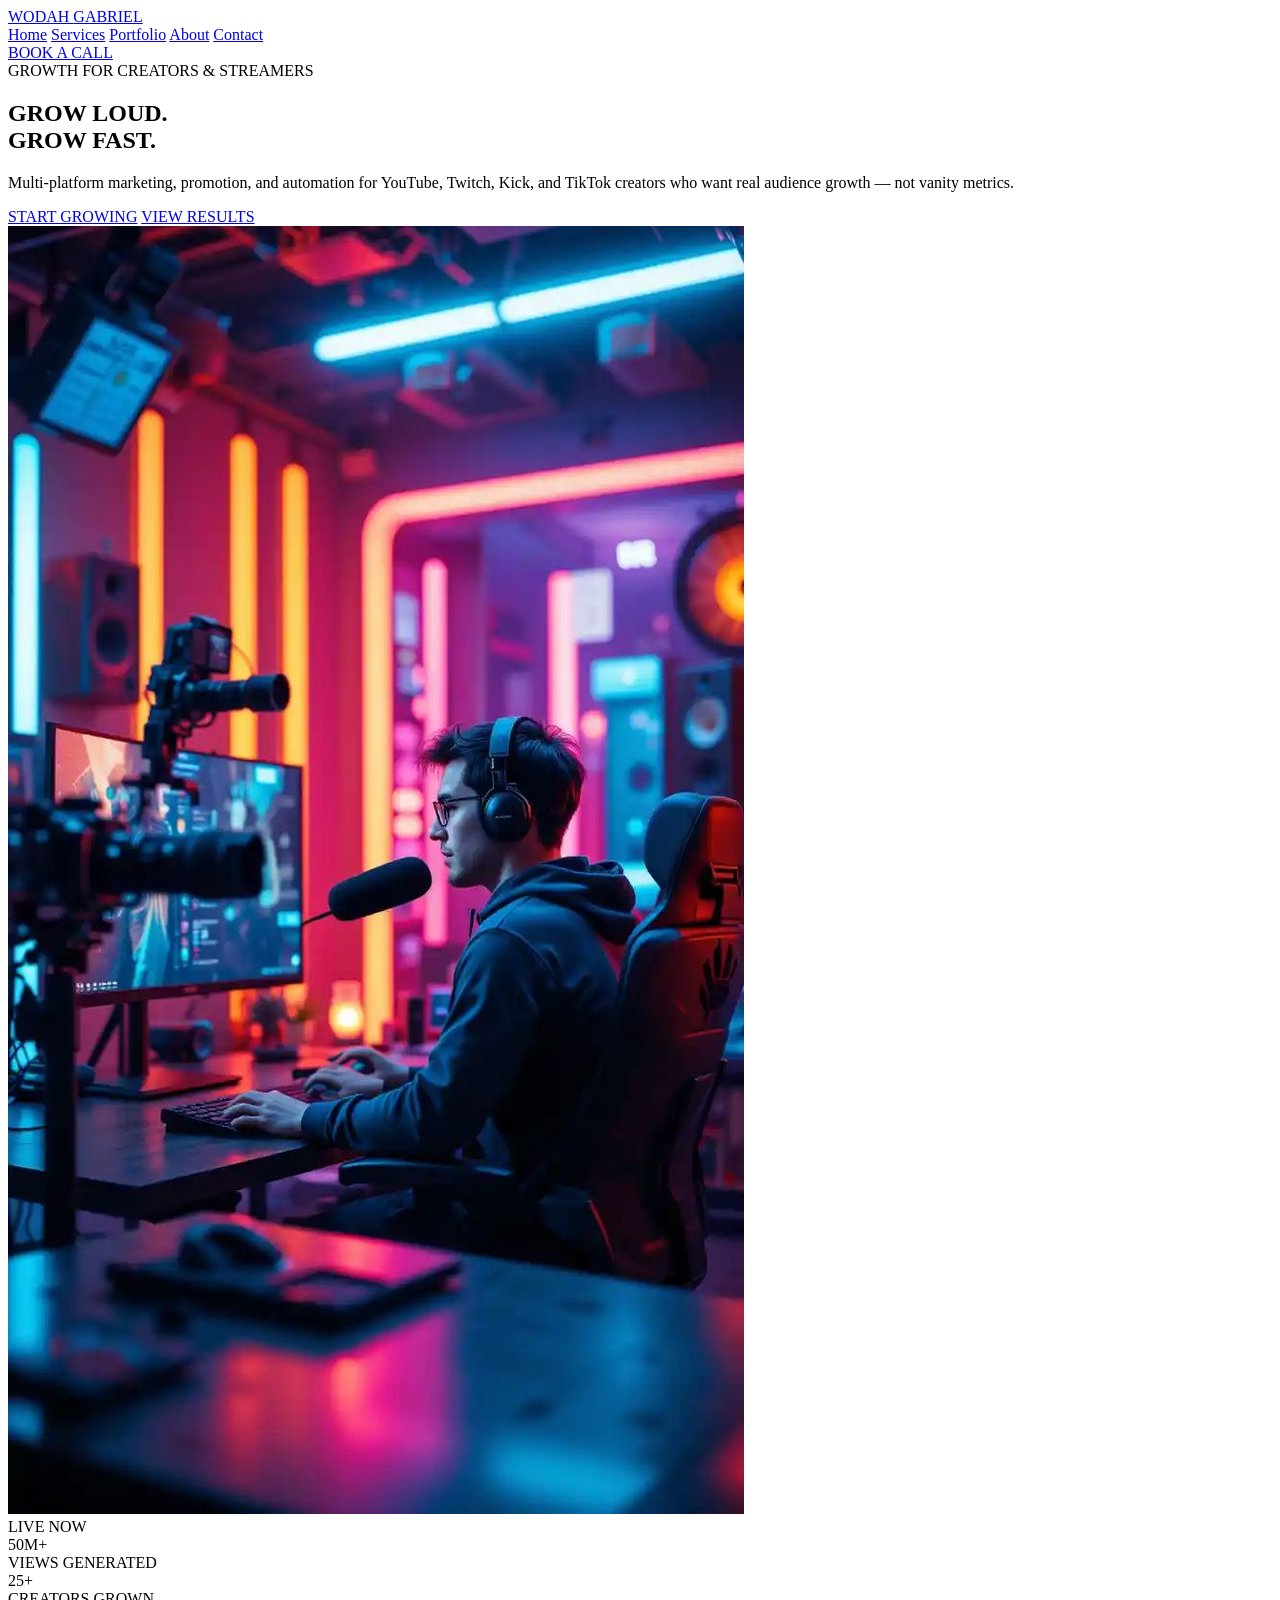
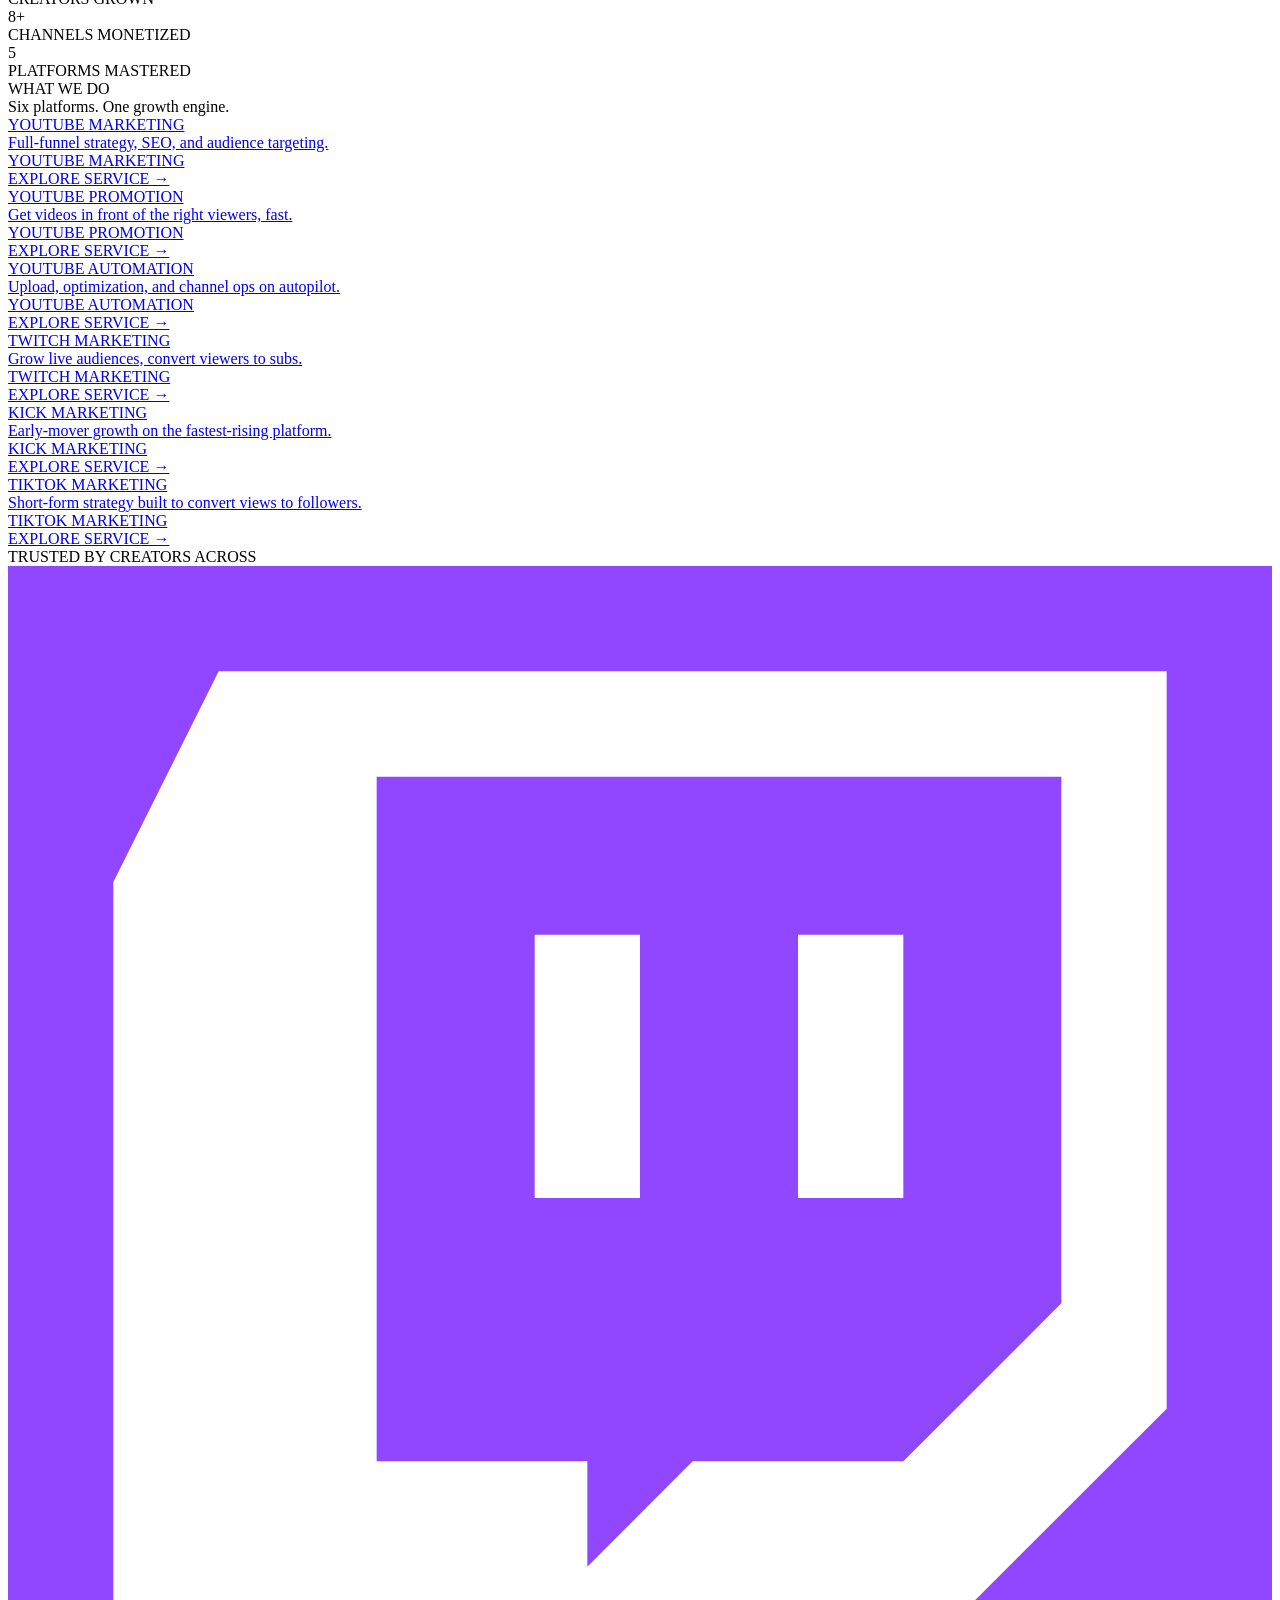
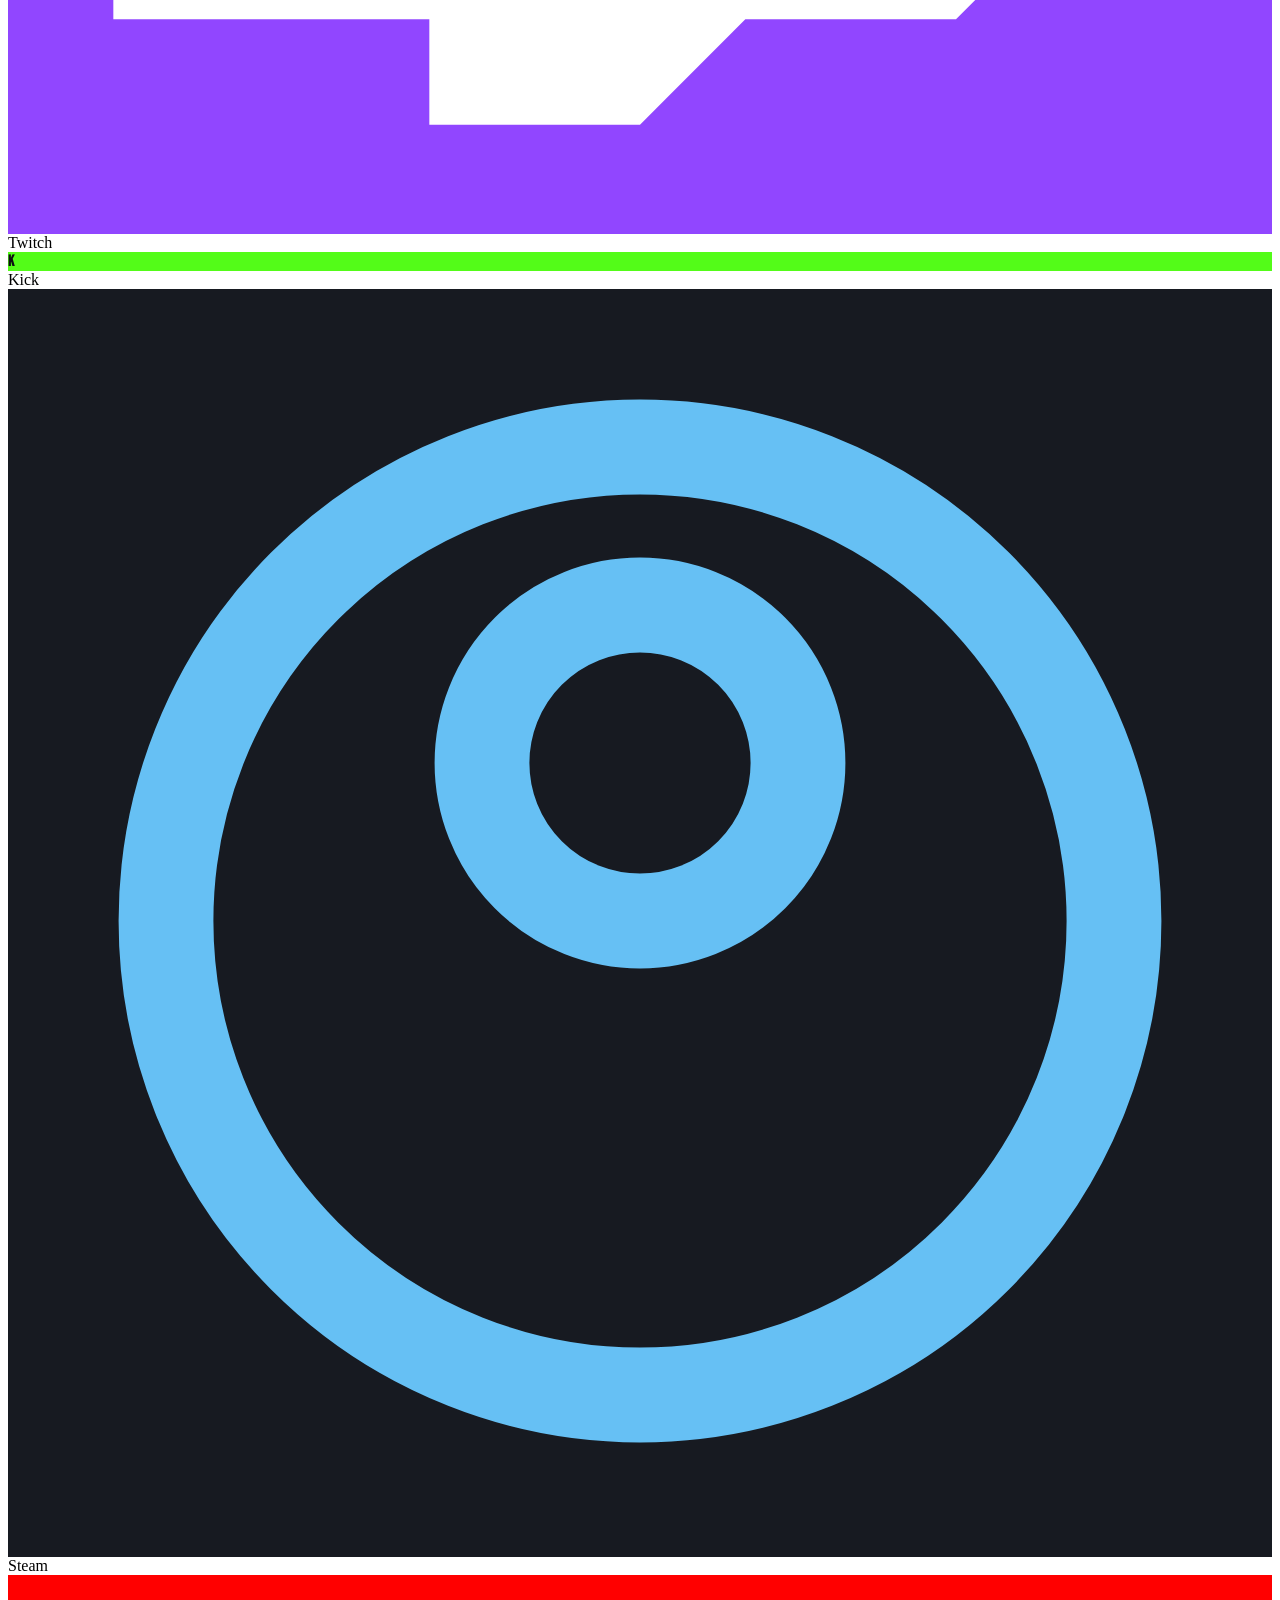
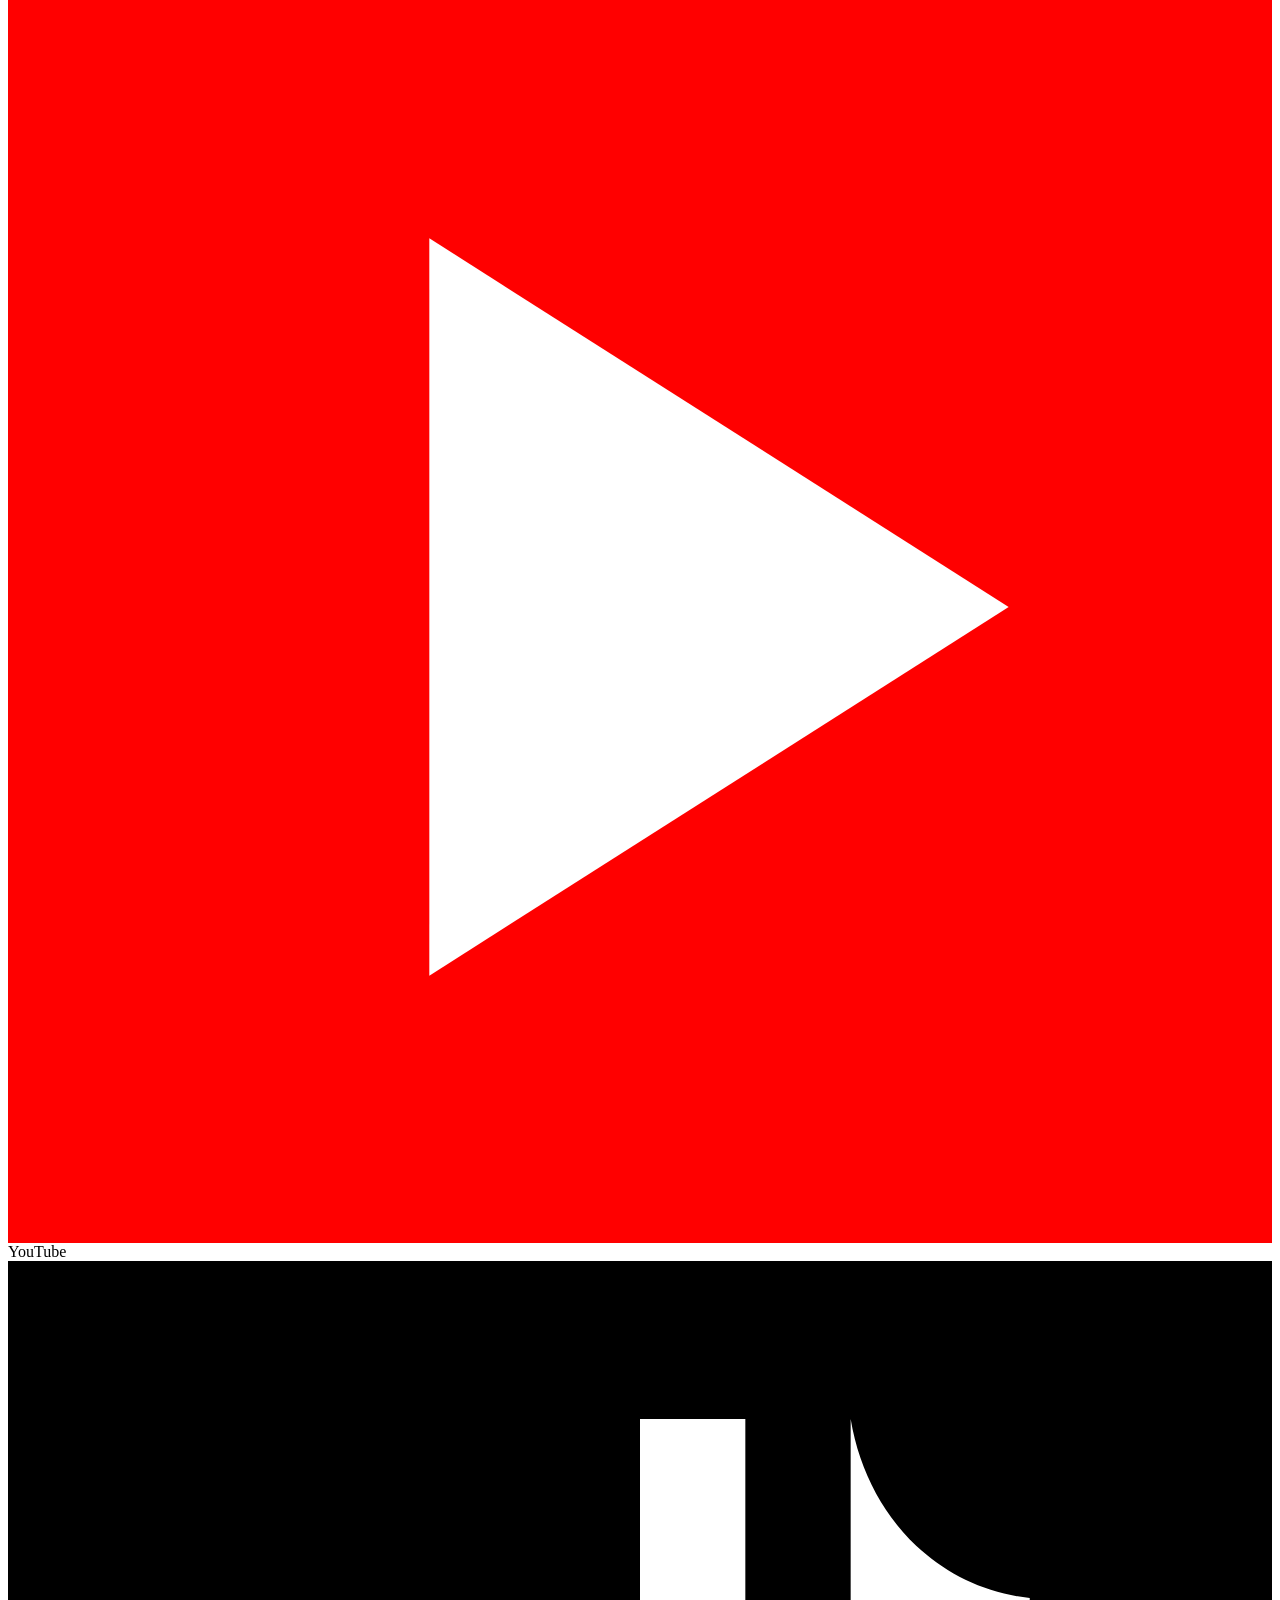
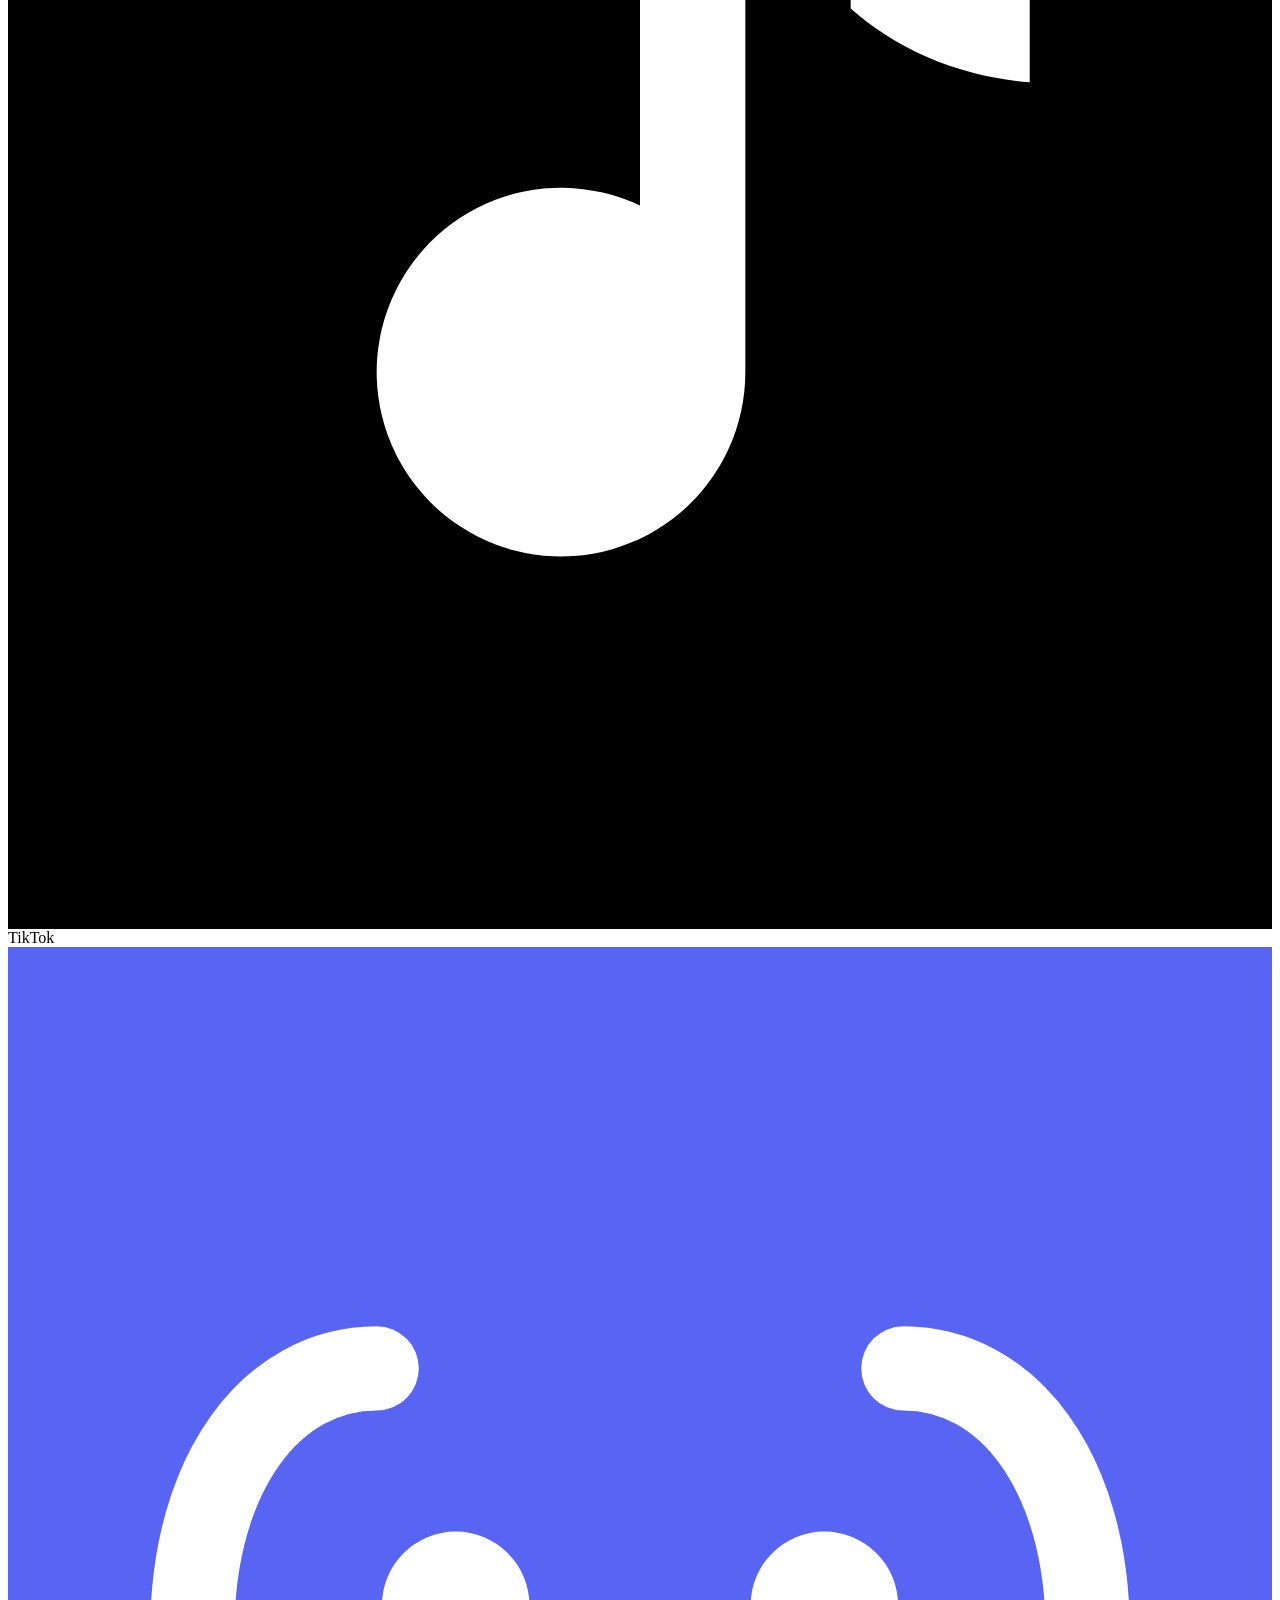
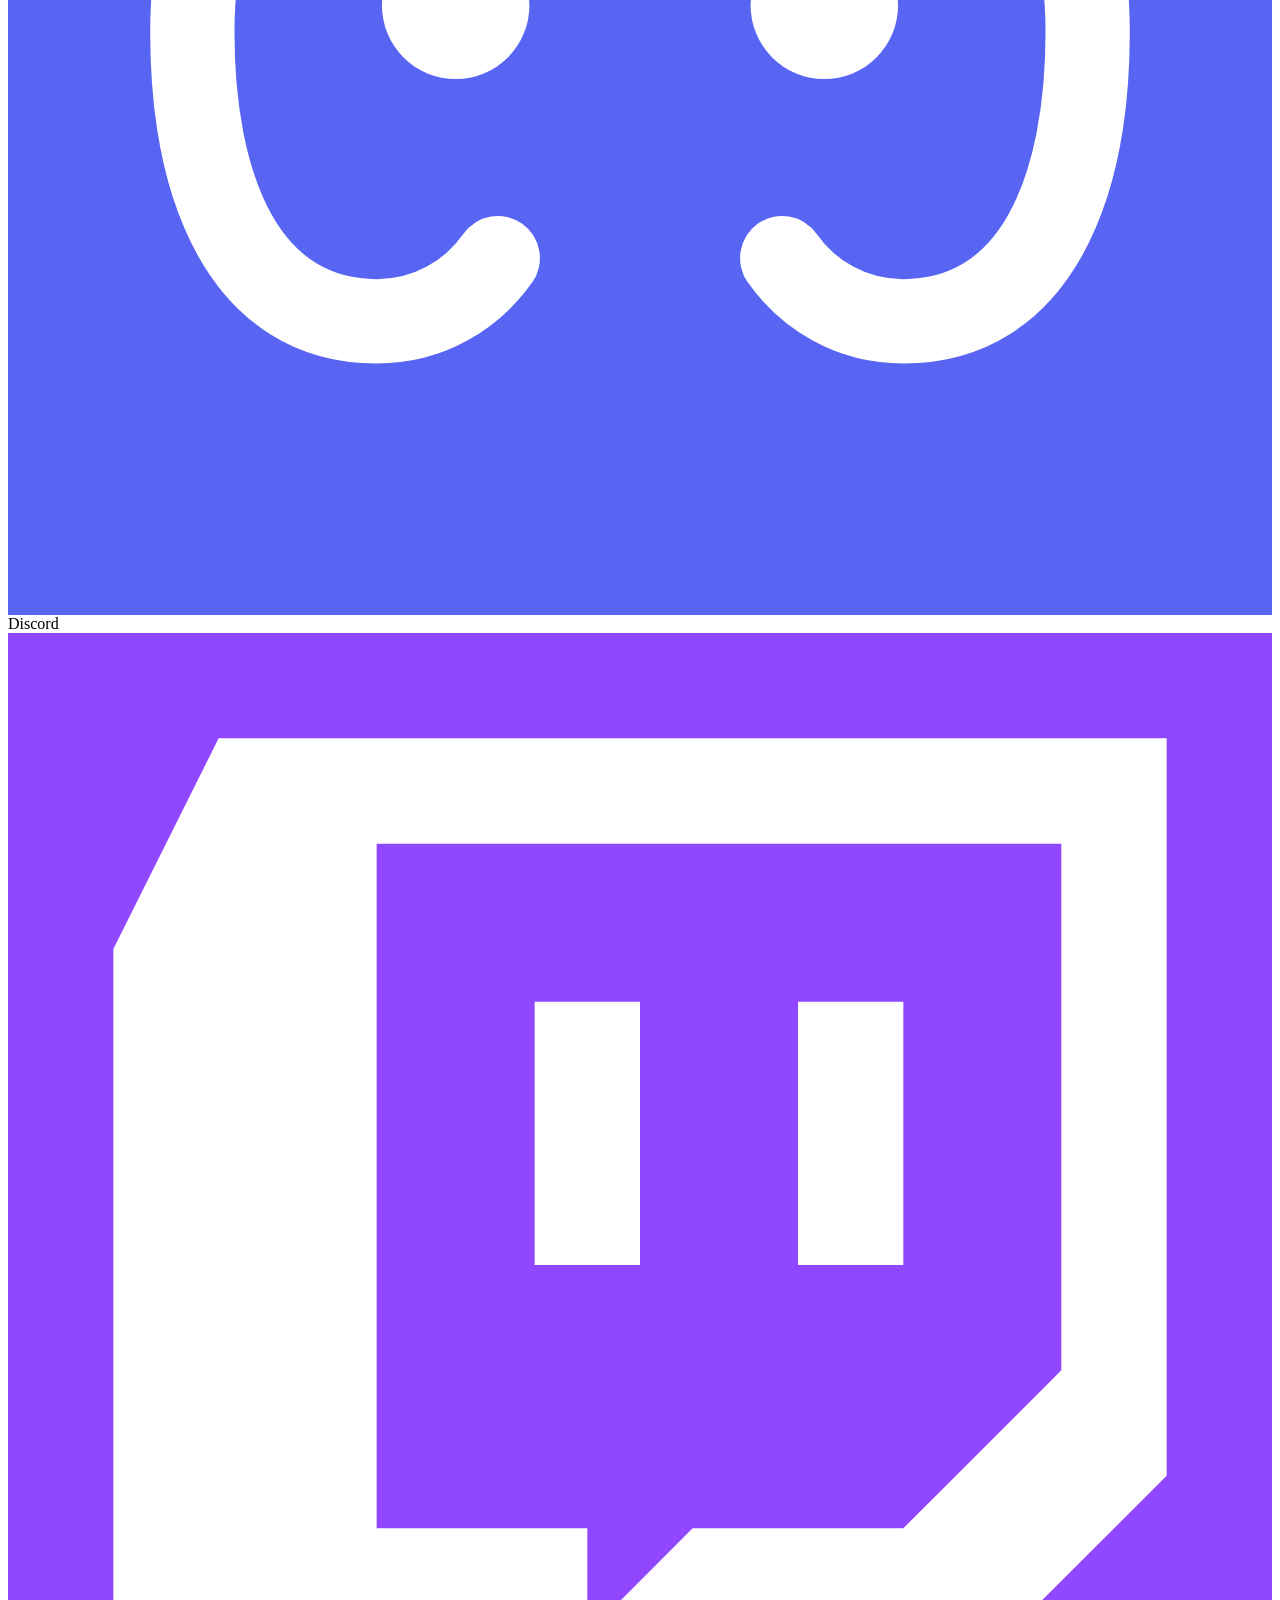
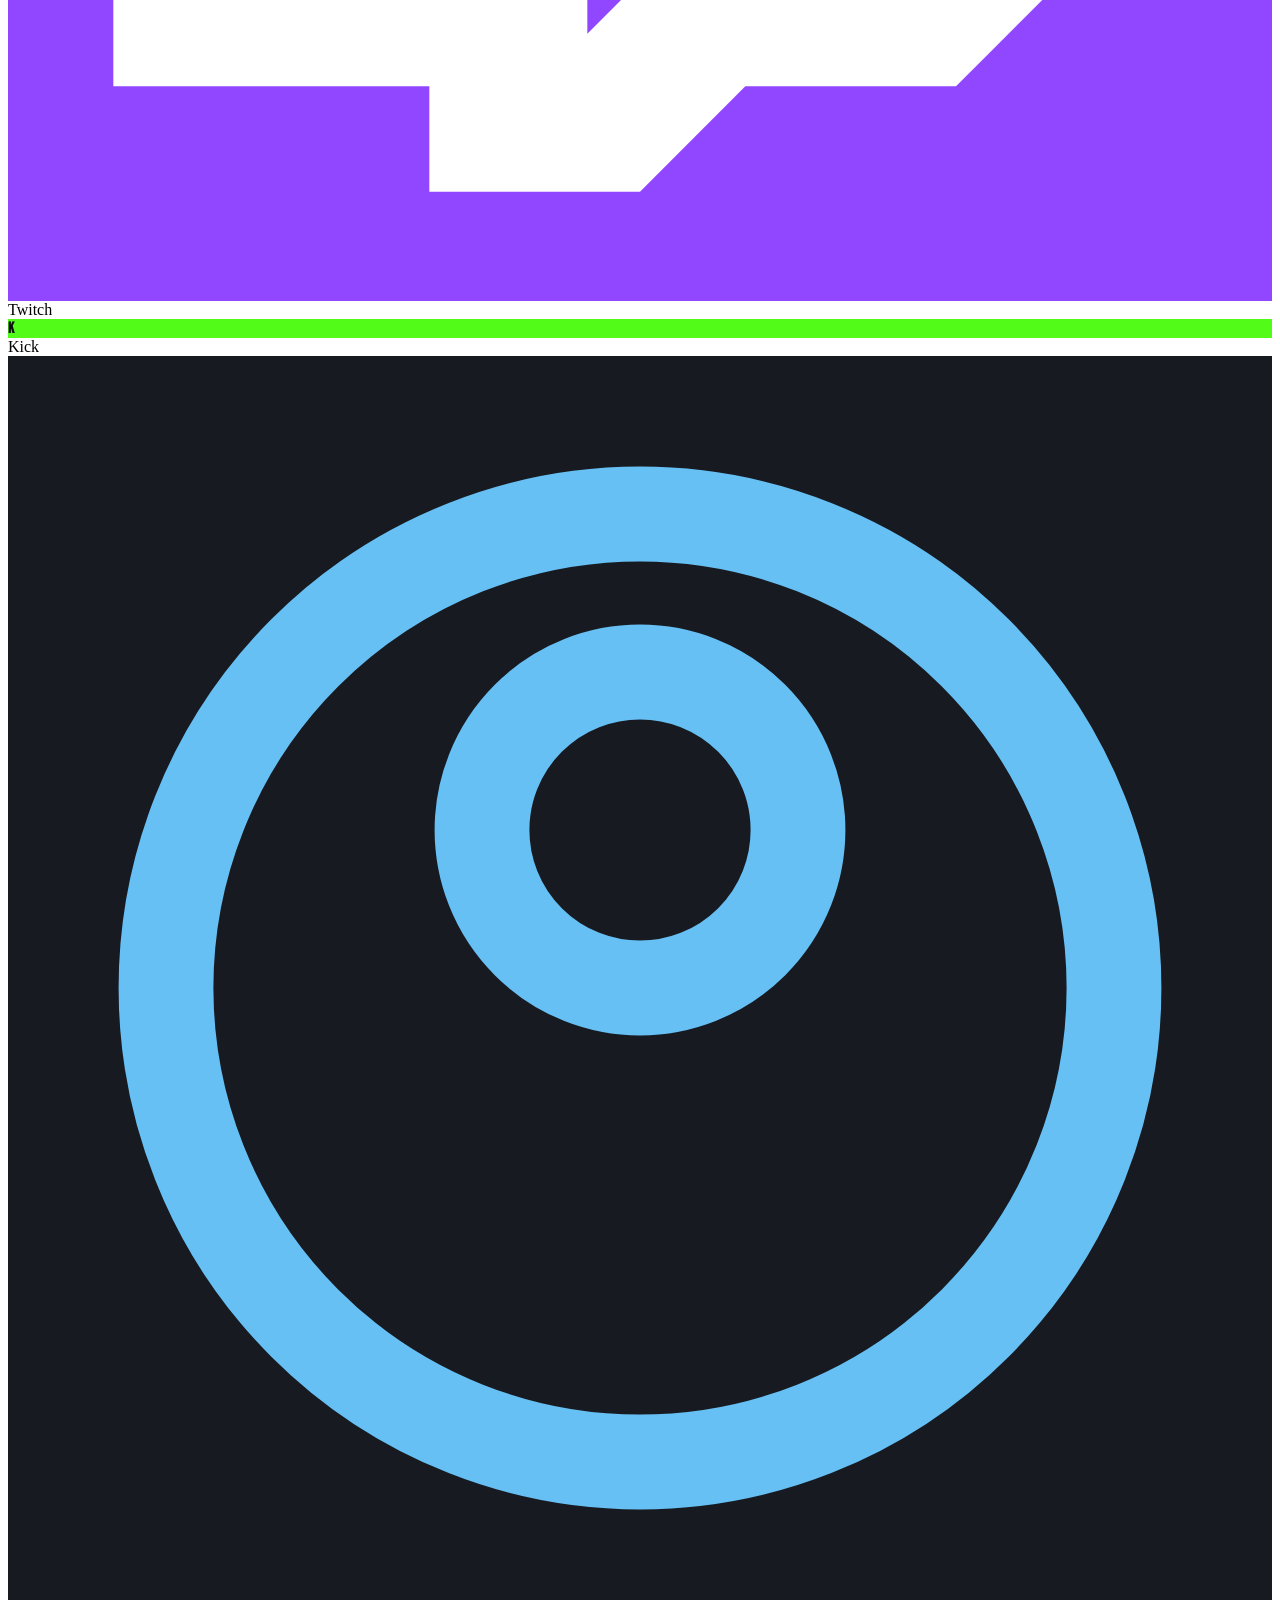
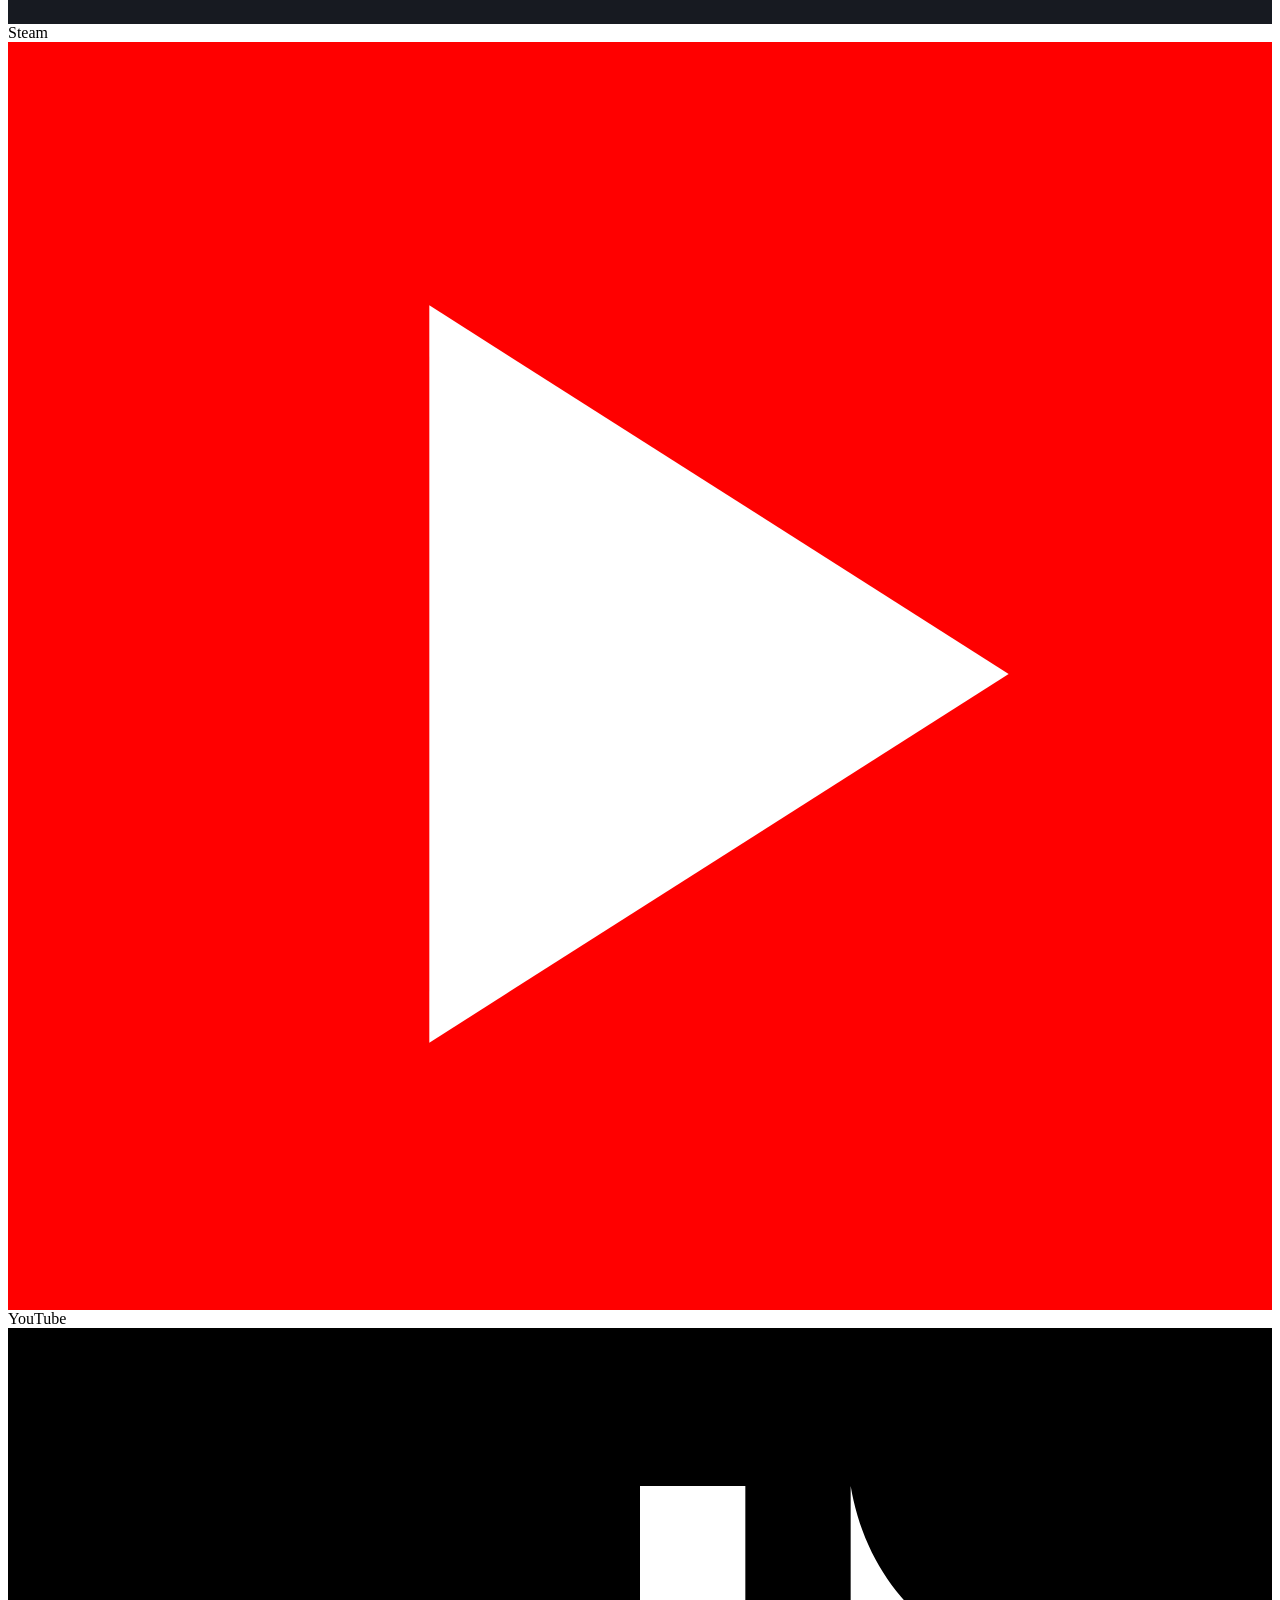
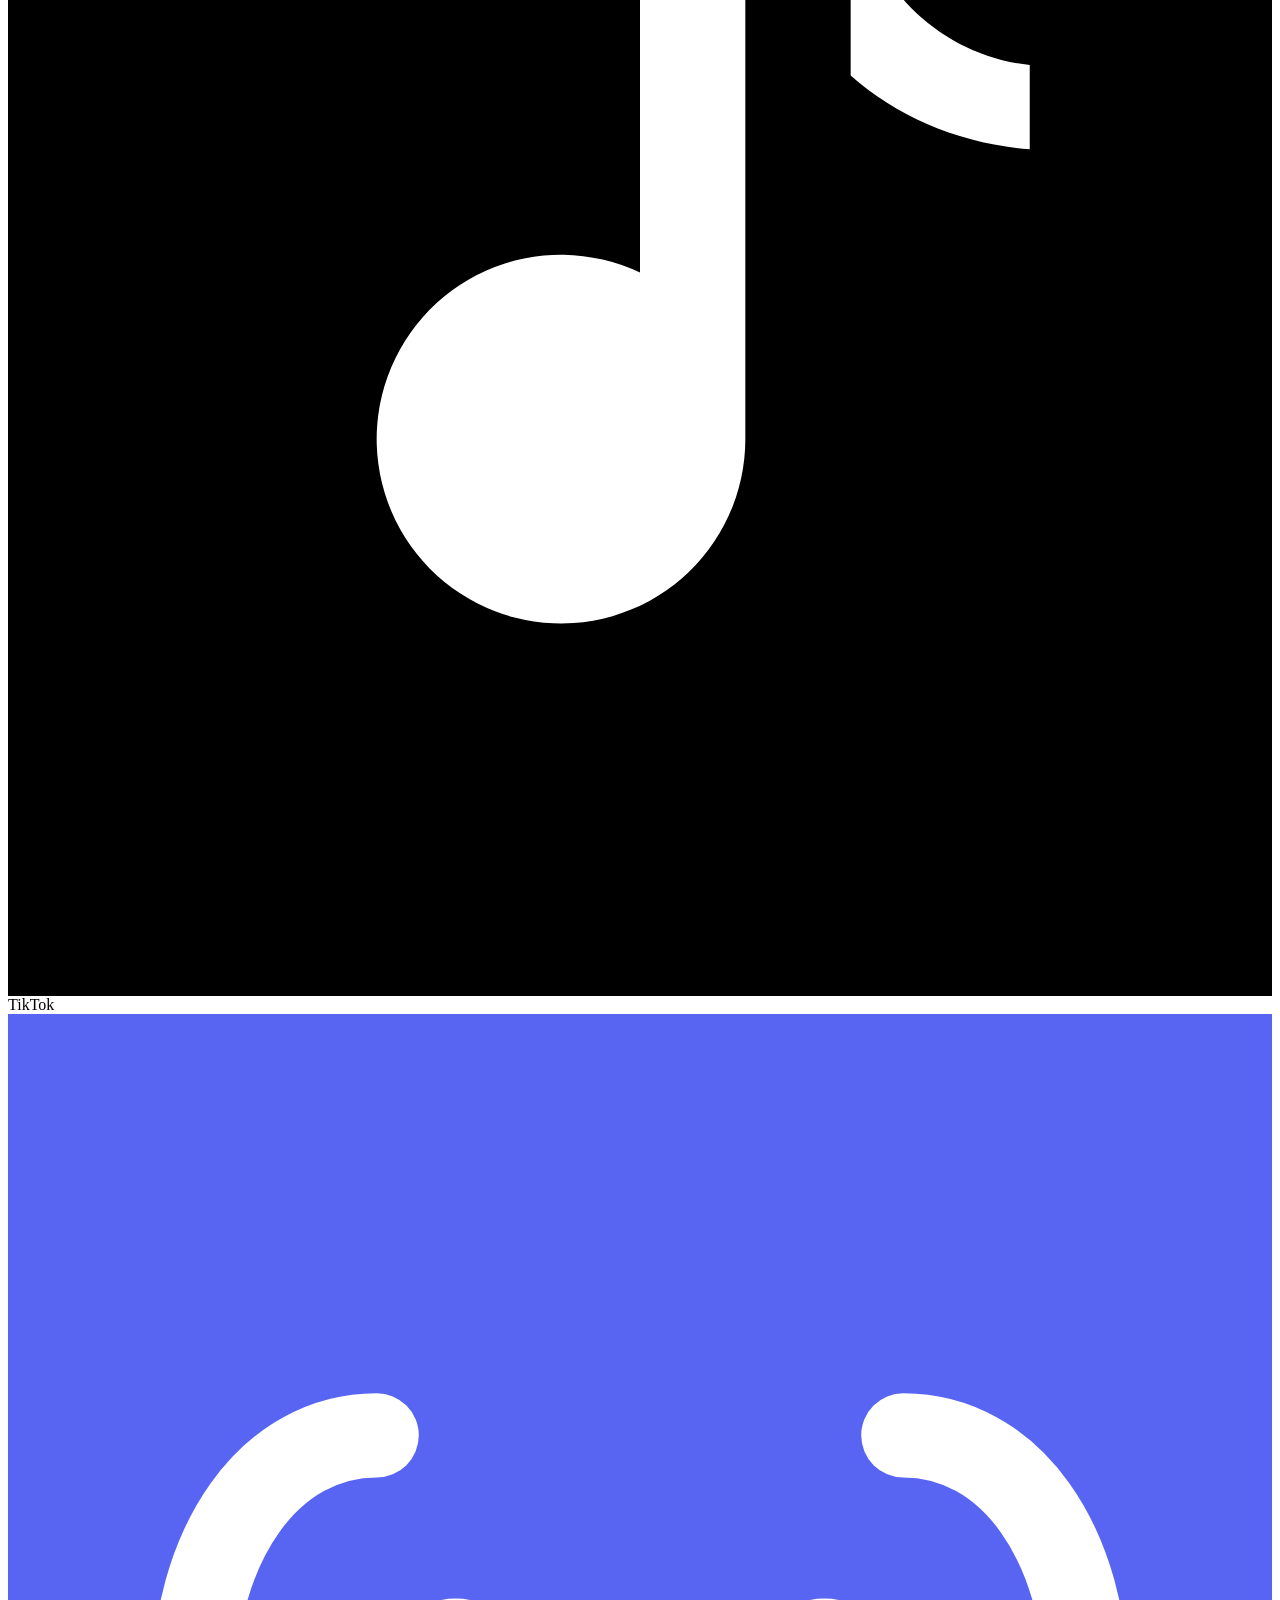
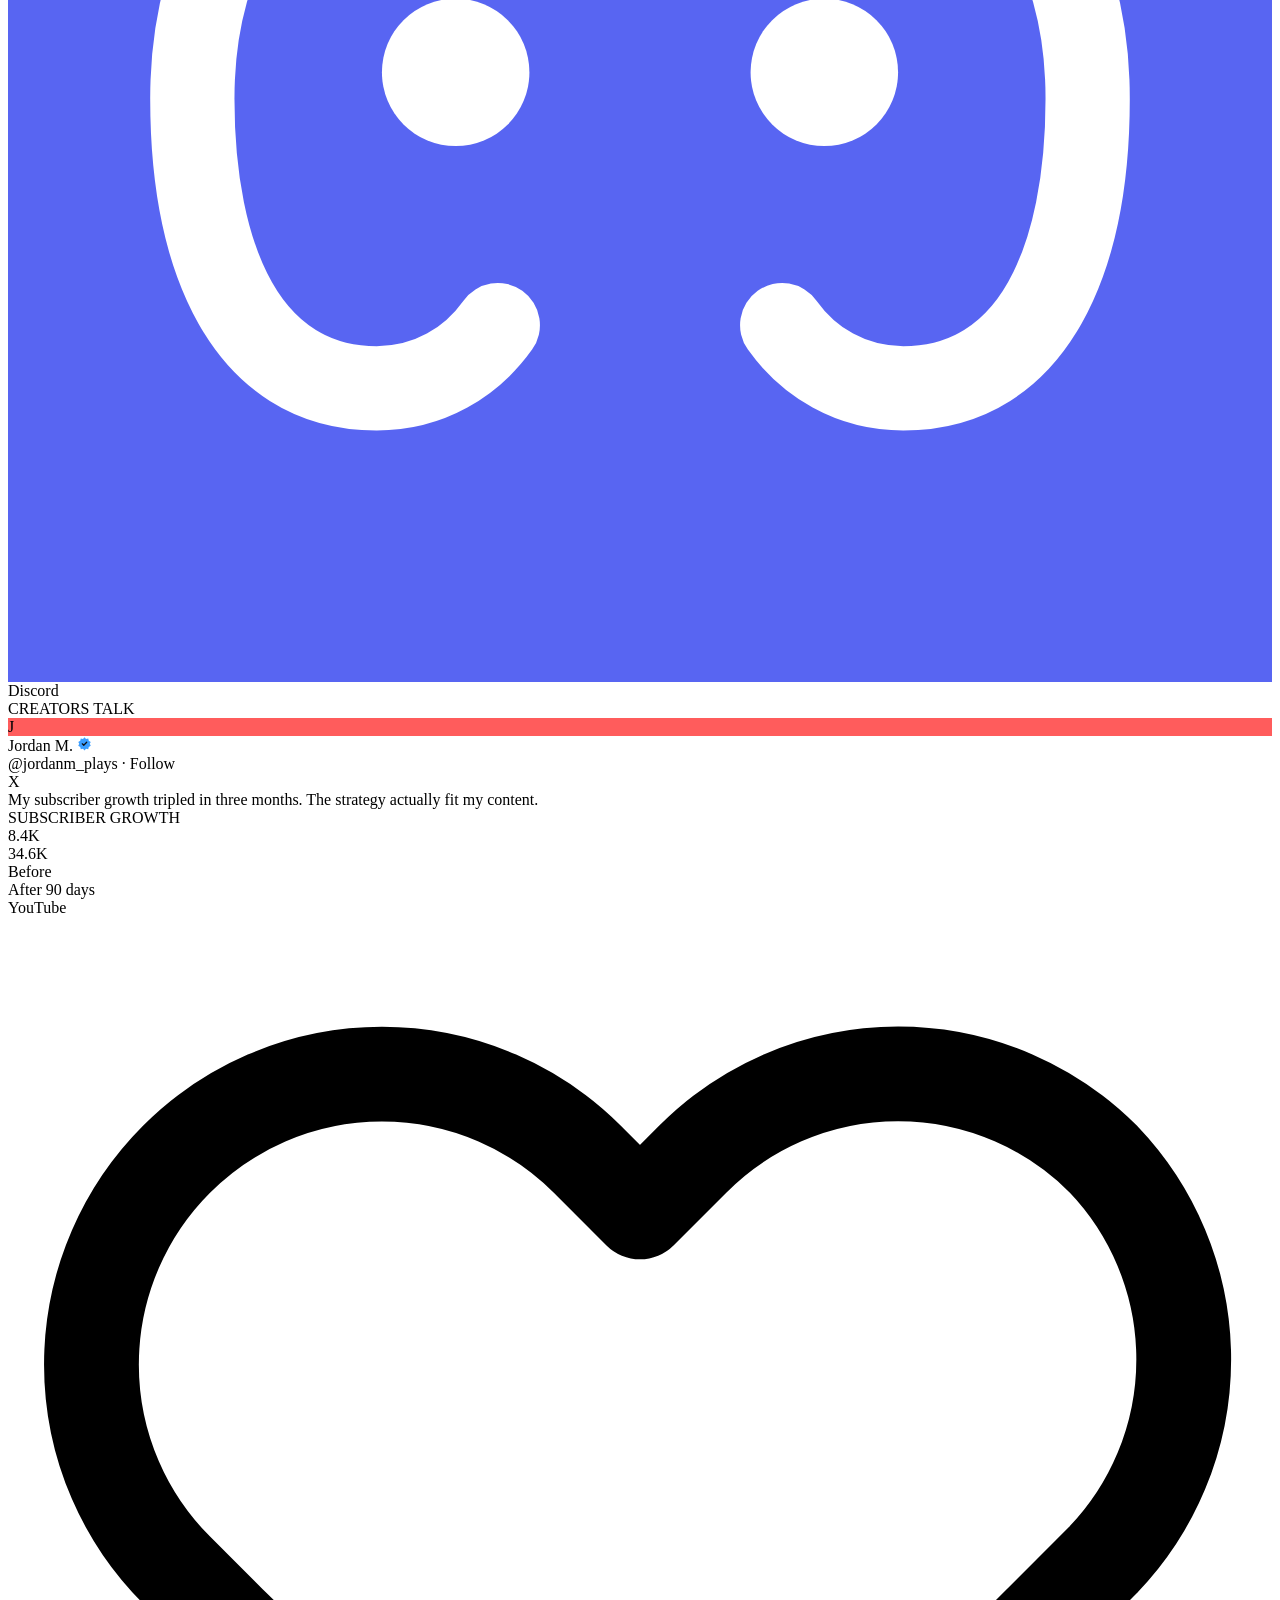
<file: index.html>
<!DOCTYPE html>
<html lang="en">
<head>
<meta charset="utf-8">
<title>Wodah Gabriel — Growth for Creators &amp; Streamers</title>
<meta name="description" content="Multi-platform marketing, promotion, and automation for YouTube, Twitch, Kick, and TikTok creators who want real audience growth.">
<meta name="viewport" content="width=device-width, initial-scale=1">
<link rel="preconnect" href="https://fonts.googleapis.com">
<link href="https://fonts.googleapis.com/css2?family=Bebas+Neue&family=Inter:wght@400;500;600;700;800&display=swap" rel="stylesheet">
<link rel="stylesheet" href="css/style.>
</head>
<body>

<nav class="nav">
  <a class="nav-logo" href="index.html">WODAH <span class="accent">GABRIEL</span></a>
  <div class="nav-links">
    <a class="nav-link active" href="index.html">Home</a>
    <a class="nav-link" href="services.html">Services</a>
    <a class="nav-link" href="portfolio.html">Portfolio</a>
    <a class="nav-link" href="about.html">About</a>
    <a class="nav-link" href="contact.html">Contact</a>
  </div>
  <a class="btn btn-primary" href="contact.html">BOOK A CALL</a>
</nav>

<main>
  <section class="hero">
    <div class="hero-glow"></div>
    <div class="hero-grid">
      <div class="hero-content">
        <div class="eyebrow">GROWTH FOR CREATORS &amp; STREAMERS</div>
        <h1 class="display">GROW LOUD.<br><span class="accent">GROW FAST.</span></h1>
        <p class="hero-sub">Multi-platform marketing, promotion, and automation for YouTube, Twitch, Kick, and TikTok creators who want real audience growth — not vanity metrics.</p>
        <div class="hero-actions">
          <a class="btn-hero-primary" href="contact.html">START GROWING</a>
          <a class="btn-hero-secondary" href="portfolio.html">VIEW RESULTS</a>
        </div>
      </div>
      <div class="hero-media">
        <div class="hero-photo-frame">
          <img src="assets/hero-streamer.jpg" alt="Streamer broadcasting live from a neon-lit studio setup">
          <div class="hero-live-badge"><span class="hero-live-dot"></span>LIVE NOW</div>
        </div>
        <div class="hero-frame-corner top-left"></div>
        <div class="hero-frame-corner bottom-right"></div>
      </div>
    </div>
  </section>

  <section class="stats">
    <div class="stat">
      <div class="stat-value">50M+</div>
      <div class="stat-label">VIEWS GENERATED</div>
    </div>
    <div class="stat">
      <div class="stat-value">25+</div>
      <div class="stat-label">CREATORS GROWN</div>
    </div>
    <div class="stat">
      <div class="stat-value">8+</div>
      <div class="stat-label">CHANNELS MONETIZED</div>
    </div>
    <div class="stat">
      <div class="stat-value">5</div>
      <div class="stat-label">PLATFORMS MASTERED</div>
    </div>
  </section>

  <section class="section container-1200">
    <div class="section-head">
      <div class="section-title">WHAT WE <span class="pink">DO</span></div>
      <div class="section-sub">Six platforms. One growth engine.</div>
    </div>
    <div class="services-grid">
      <a class="card service-card" href="services.html" style="--accent:#ff5c5c;">
        <div class="card-flip">
          <div class="card-face card-face-front">
            <div class="dot" style="background:#ff5c5c; box-shadow:0 0 12px #ff5c5c;"></div>
            <div class="service-title">YOUTUBE MARKETING</div>
            <div class="service-blurb">Full-funnel strategy, SEO, and audience targeting.</div>
          </div>
          <div class="card-face card-face-back">
            <div class="dot-lg" style="background:#ff5c5c; box-shadow:0 0 20px #ff5c5c;"></div>
            <div class="service-title">YOUTUBE MARKETING</div>
            <div class="card-cta">EXPLORE SERVICE &rarr;</div>
            <div class="bubbles"><span></span><span></span><span></span><span></span><span></span></div>
          </div>
        </div>
      </a>
      <a class="card service-card" href="services.html" style="--accent:#ff5c5c;">
        <div class="card-flip">
          <div class="card-face card-face-front">
            <div class="dot" style="background:#ff5c5c; box-shadow:0 0 12px #ff5c5c;"></div>
            <div class="service-title">YOUTUBE PROMOTION</div>
            <div class="service-blurb">Get videos in front of the right viewers, fast.</div>
          </div>
          <div class="card-face card-face-back">
            <div class="dot-lg" style="background:#ff5c5c; box-shadow:0 0 20px #ff5c5c;"></div>
            <div class="service-title">YOUTUBE PROMOTION</div>
            <div class="card-cta">EXPLORE SERVICE &rarr;</div>
            <div class="bubbles"><span></span><span></span><span></span><span></span><span></span></div>
          </div>
        </div>
      </a>
      <a class="card service-card" href="services.html" style="--accent:#ff5c5c;">
        <div class="card-flip">
          <div class="card-face card-face-front">
            <div class="dot" style="background:#ff5c5c; box-shadow:0 0 12px #ff5c5c;"></div>
            <div class="service-title">YOUTUBE AUTOMATION</div>
            <div class="service-blurb">Upload, optimization, and channel ops on autopilot.</div>
          </div>
          <div class="card-face card-face-back">
            <div class="dot-lg" style="background:#ff5c5c; box-shadow:0 0 20px #ff5c5c;"></div>
            <div class="service-title">YOUTUBE AUTOMATION</div>
            <div class="card-cta">EXPLORE SERVICE &rarr;</div>
            <div class="bubbles"><span></span><span></span><span></span><span></span><span></span></div>
          </div>
        </div>
      </a>
      <a class="card service-card" href="services.html" style="--accent:#a970ff;">
        <div class="card-flip">
          <div class="card-face card-face-front">
            <div class="dot" style="background:#a970ff; box-shadow:0 0 12px #a970ff;"></div>
            <div class="service-title">TWITCH MARKETING</div>
            <div class="service-blurb">Grow live audiences, convert viewers to subs.</div>
          </div>
          <div class="card-face card-face-back">
            <div class="dot-lg" style="background:#a970ff; box-shadow:0 0 20px #a970ff;"></div>
            <div class="service-title">TWITCH MARKETING</div>
            <div class="card-cta">EXPLORE SERVICE &rarr;</div>
            <div class="bubbles"><span></span><span></span><span></span><span></span><span></span></div>
          </div>
        </div>
      </a>
      <a class="card service-card" href="services.html" style="--accent:#53fc18;">
        <div class="card-flip">
          <div class="card-face card-face-front">
            <div class="dot" style="background:#53fc18; box-shadow:0 0 12px #53fc18;"></div>
            <div class="service-title">KICK MARKETING</div>
            <div class="service-blurb">Early-mover growth on the fastest-rising platform.</div>
          </div>
          <div class="card-face card-face-back">
            <div class="dot-lg" style="background:#53fc18; box-shadow:0 0 20px #53fc18;"></div>
            <div class="service-title">KICK MARKETING</div>
            <div class="card-cta">EXPLORE SERVICE &rarr;</div>
            <div class="bubbles"><span></span><span></span><span></span><span></span><span></span></div>
          </div>
        </div>
      </a>
      <a class="card service-card" href="services.html" style="--accent:#25f4ee;">
        <div class="card-flip">
          <div class="card-face card-face-front">
            <div class="dot" style="background:#25f4ee; box-shadow:0 0 12px #25f4ee;"></div>
            <div class="service-title">TIKTOK MARKETING</div>
            <div class="service-blurb">Short-form strategy built to convert views to followers.</div>
          </div>
          <div class="card-face card-face-back">
            <div class="dot-lg" style="background:#25f4ee; box-shadow:0 0 20px #25f4ee;"></div>
            <div class="service-title">TIKTOK MARKETING</div>
            <div class="card-cta">EXPLORE SERVICE &rarr;</div>
            <div class="bubbles"><span></span><span></span><span></span><span></span><span></span></div>
          </div>
        </div>
      </a>
    </div>
  </section>

  <section class="logos-band">
    <div class="container-1100">
      <div class="logos-label">TRUSTED BY CREATORS ACROSS</div>
    </div>
    <div class="platform-marquee-viewport">
      <div class="platform-marquee-track">
        <div class="logo-pill">
          <div class="logo-pill-icon" style="background:#9146FF;"><svg viewBox="0 0 24 24" fill="#fff"><path d="M4 2 2 6v14h6v2h4l2-2h4l4-4V2H4zm16 12-3 3h-4l-2 2v-2H7V4h13v10z"/><path d="M15 7h2v5h-2zM10 7h2v5h-2z"/></svg></div>
          <div class="logo-pill-name">Twitch</div>
        </div>
        <div class="logo-pill">
          <div class="logo-pill-icon" style="background:#53fc18;"><span style="color:#0d0e12; font-family:'Bebas Neue',sans-serif; font-size:15px; font-weight:800;">K</span></div>
          <div class="logo-pill-name">Kick</div>
        </div>
        <div class="logo-pill">
          <div class="logo-pill-icon" style="background:#171a21;"><svg viewBox="0 0 24 24" fill="none" stroke="#66c0f4" stroke-width="1.8"><circle cx="12" cy="12" r="9"/><circle cx="12" cy="9" r="3"/></svg></div>
          <div class="logo-pill-name">Steam</div>
        </div>
        <div class="logo-pill">
          <div class="logo-pill-icon" style="background:#ff0000;"><svg viewBox="0 0 24 24" fill="#fff"><path d="M8 5v14l11-7z"/></svg></div>
          <div class="logo-pill-name">YouTube</div>
        </div>
        <div class="logo-pill">
          <div class="logo-pill-icon" style="background:#000000;"><svg viewBox="0 0 24 24" fill="#fff"><path d="M14 3v10.5a3.5 3.5 0 1 1-2-3.16V3h2zm2 0c.3 1.8 1.6 3.2 3.4 3.4V8c-1.3-.1-2.5-.6-3.4-1.4V3z"/></svg></div>
          <div class="logo-pill-name">TikTok</div>
        </div>
        <div class="logo-pill">
          <div class="logo-pill-icon" style="background:#5865F2;"><svg viewBox="0 0 24 24" fill="#fff"><path d="M7 8c-2 0-3.5 2-3.5 5s1 5.5 3.5 5.5c1 0 1.8-.5 2.3-1.2M17 8c2 0 3.5 2 3.5 5s-1 5.5-3.5 5.5c-1 0-1.8-.5-2.3-1.2" stroke="#fff" stroke-width="1.6" fill="none" stroke-linecap="round"/><circle cx="8.5" cy="12.5" r="1.4"/><circle cx="15.5" cy="12.5" r="1.4"/></svg></div>
          <div class="logo-pill-name">Discord</div>
        </div>
        <div class="logo-pill">
          <div class="logo-pill-icon" style="background:#9146FF;"><svg viewBox="0 0 24 24" fill="#fff"><path d="M4 2 2 6v14h6v2h4l2-2h4l4-4V2H4zm16 12-3 3h-4l-2 2v-2H7V4h13v10z"/><path d="M15 7h2v5h-2zM10 7h2v5h-2z"/></svg></div>
          <div class="logo-pill-name">Twitch</div>
        </div>
        <div class="logo-pill">
          <div class="logo-pill-icon" style="background:#53fc18;"><span style="color:#0d0e12; font-family:'Bebas Neue',sans-serif; font-size:15px; font-weight:800;">K</span></div>
          <div class="logo-pill-name">Kick</div>
        </div>
        <div class="logo-pill">
          <div class="logo-pill-icon" style="background:#171a21;"><svg viewBox="0 0 24 24" fill="none" stroke="#66c0f4" stroke-width="1.8"><circle cx="12" cy="12" r="9"/><circle cx="12" cy="9" r="3"/></svg></div>
          <div class="logo-pill-name">Steam</div>
        </div>
        <div class="logo-pill">
          <div class="logo-pill-icon" style="background:#ff0000;"><svg viewBox="0 0 24 24" fill="#fff"><path d="M8 5v14l11-7z"/></svg></div>
          <div class="logo-pill-name">YouTube</div>
        </div>
        <div class="logo-pill">
          <div class="logo-pill-icon" style="background:#000000;"><svg viewBox="0 0 24 24" fill="#fff"><path d="M14 3v10.5a3.5 3.5 0 1 1-2-3.16V3h2zm2 0c.3 1.8 1.6 3.2 3.4 3.4V8c-1.3-.1-2.5-.6-3.4-1.4V3z"/></svg></div>
          <div class="logo-pill-name">TikTok</div>
        </div>
        <div class="logo-pill">
          <div class="logo-pill-icon" style="background:#5865F2;"><svg viewBox="0 0 24 24" fill="#fff"><path d="M7 8c-2 0-3.5 2-3.5 5s1 5.5 3.5 5.5c1 0 1.8-.5 2.3-1.2M17 8c2 0 3.5 2 3.5 5s-1 5.5-3.5 5.5c-1 0-1.8-.5-2.3-1.2" stroke="#fff" stroke-width="1.6" fill="none" stroke-linecap="round"/><circle cx="8.5" cy="12.5" r="1.4"/><circle cx="15.5" cy="12.5" r="1.4"/></svg></div>
          <div class="logo-pill-name">Discord</div>
        </div>
      </div>
    </div>
  </section>

  <section class="section testimonials-section container-1100">
    <div class="section-head">
      <div class="section-title">CREATORS <span class="accent">TALK</span></div>
    </div>
    <div class="testimonials-grid">
      <div class="x-card">
        <div class="x-card-header">
          <div class="x-avatar" style="background:#ff5c5c;">J</div>
          <div class="x-meta">
            <div class="x-name-row">
              <span class="x-name">Jordan M.</span>
              <svg class="x-verified" width="15" height="15" viewBox="0 0 24 24"><path fill="#3b9eff" d="M12 2 14.4 4.6 18 4.1l.8 3.6L22 9.5l-1.6 3 1.6 3-3.2 1.9-.8 3.6-3.6-.5L12 23l-2.4-2.5-3.6.5-.8-3.6L2 15.5l1.6-3L2 9.5l3.2-1.8L6 4.1l3.6.5Z"/><path fill="none" stroke="#0d0e12" stroke-width="2" stroke-linecap="round" stroke-linejoin="round" d="m8.5 12.5 2.3 2.3 4.7-4.8"/></svg>
            </div>
            <div class="x-handle-row">
              <span class="x-handle">@jordanm_plays</span>
              <span>&middot;</span>
              <span class="x-follow">Follow</span>
            </div>
          </div>
          <div class="x-logo">X</div>
        </div>
        <div class="x-quote">My subscriber growth tripled in three months. The strategy actually fit my content.</div>
        <div class="x-stat-box">
          <div class="x-stat-label">SUBSCRIBER GROWTH</div>
          <div class="x-stat-row">
            <div class="x-stat-value">8.4K</div>
            <div class="x-stat-value x-stat-after">34.6K</div>
          </div>
          <div class="x-stat-sub-row">
            <div class="x-stat-sub">Before</div>
            <div class="x-stat-sub">After 90 days</div>
          </div>
        </div>
        <div class="x-platform">YouTube</div>
        <div class="x-divider"></div>
        <div class="x-footer">
          <span class="x-footer-item"><svg viewBox="0 0 24 24" fill="none" stroke="currentColor" stroke-width="1.8" stroke-linecap="round" stroke-linejoin="round"><path d="M20.8 4.6a5.5 5.5 0 0 0-7.8 0L12 5.6l-1-1a5.5 5.5 0 0 0-7.8 7.8l1 1L12 21l7.8-7.8 1-1a5.5 5.5 0 0 0 0-7.6z"/></svg> 312</span>
          <span class="x-footer-item"><svg viewBox="0 0 24 24" fill="none" stroke="currentColor" stroke-width="1.8" stroke-linecap="round" stroke-linejoin="round"><path d="M21 11.5a8.38 8.38 0 0 1-.9 3.8 8.5 8.5 0 0 1-7.6 4.7 8.38 8.38 0 0 1-3.8-.9L3 21l1.9-5.7a8.38 8.38 0 0 1-.9-3.8 8.5 8.5 0 0 1 4.7-7.6 8.38 8.38 0 0 1 3.8-.9h.5a8.48 8.48 0 0 1 8 8v.5z"/></svg> Reply</span>
          <span class="x-footer-item"><svg viewBox="0 0 24 24" fill="none" stroke="currentColor" stroke-width="1.8" stroke-linecap="round" stroke-linejoin="round"><path d="M10 13a5 5 0 0 0 7.07 0l1.93-1.93a5 5 0 0 0-7.07-7.07L10.5 5.5"/><path d="M14 11a5 5 0 0 0-7.07 0L5 12.93a5 5 0 0 0 7.07 7.07L13.5 18.5"/></svg> Copy link</span>
        </div>
      </div>
      <div class="x-card">
        <div class="x-card-header">
          <div class="x-avatar" style="background:#a970ff;">C</div>
          <div class="x-meta">
            <div class="x-name-row">
              <span class="x-name">Casey R.</span>
              <svg class="x-verified" width="15" height="15" viewBox="0 0 24 24"><path fill="#3b9eff" d="M12 2 14.4 4.6 18 4.1l.8 3.6L22 9.5l-1.6 3 1.6 3-3.2 1.9-.8 3.6-3.6-.5L12 23l-2.4-2.5-3.6.5-.8-3.6L2 15.5l1.6-3L2 9.5l3.2-1.8L6 4.1l3.6.5Z"/><path fill="none" stroke="#0d0e12" stroke-width="2" stroke-linecap="round" stroke-linejoin="round" d="m8.5 12.5 2.3 2.3 4.7-4.8"/></svg>
            </div>
            <div class="x-handle-row">
              <span class="x-handle">@caseyr_live</span>
              <span>&middot;</span>
              <span class="x-follow">Follow</span>
            </div>
          </div>
          <div class="x-logo">X</div>
        </div>
        <div class="x-quote">Finally someone who understands Twitch discovery, not just YouTube SEO.</div>
        <div class="x-stat-box">
          <div class="x-stat-label">AVG. CONCURRENT VIEWERS</div>
          <div class="x-stat-row">
            <div class="x-stat-value">340</div>
            <div class="x-stat-value x-stat-after">4.1K</div>
          </div>
          <div class="x-stat-sub-row">
            <div class="x-stat-sub">Before</div>
            <div class="x-stat-sub">After 6 months</div>
          </div>
        </div>
        <div class="x-platform">Twitch</div>
        <div class="x-divider"></div>
        <div class="x-footer">
          <span class="x-footer-item"><svg viewBox="0 0 24 24" fill="none" stroke="currentColor" stroke-width="1.8" stroke-linecap="round" stroke-linejoin="round"><path d="M20.8 4.6a5.5 5.5 0 0 0-7.8 0L12 5.6l-1-1a5.5 5.5 0 0 0-7.8 7.8l1 1L12 21l7.8-7.8 1-1a5.5 5.5 0 0 0 0-7.6z"/></svg> 268</span>
          <span class="x-footer-item"><svg viewBox="0 0 24 24" fill="none" stroke="currentColor" stroke-width="1.8" stroke-linecap="round" stroke-linejoin="round"><path d="M21 11.5a8.38 8.38 0 0 1-.9 3.8 8.5 8.5 0 0 1-7.6 4.7 8.38 8.38 0 0 1-3.8-.9L3 21l1.9-5.7a8.38 8.38 0 0 1-.9-3.8 8.5 8.5 0 0 1 4.7-7.6 8.38 8.38 0 0 1 3.8-.9h.5a8.48 8.48 0 0 1 8 8v.5z"/></svg> Reply</span>
          <span class="x-footer-item"><svg viewBox="0 0 24 24" fill="none" stroke="currentColor" stroke-width="1.8" stroke-linecap="round" stroke-linejoin="round"><path d="M10 13a5 5 0 0 0 7.07 0l1.93-1.93a5 5 0 0 0-7.07-7.07L10.5 5.5"/><path d="M14 11a5 5 0 0 0-7.07 0L5 12.93a5 5 0 0 0 7.07 7.07L13.5 18.5"/></svg> Copy link</span>
        </div>
      </div>
      <div class="x-card">
        <div class="x-card-header">
          <div class="x-avatar" style="background:#53fc18;">P</div>
          <div class="x-meta">
            <div class="x-name-row">
              <span class="x-name">Priya S.</span>
              <svg class="x-verified" width="15" height="15" viewBox="0 0 24 24"><path fill="#3b9eff" d="M12 2 14.4 4.6 18 4.1l.8 3.6L22 9.5l-1.6 3 1.6 3-3.2 1.9-.8 3.6-3.6-.5L12 23l-2.4-2.5-3.6.5-.8-3.6L2 15.5l1.6-3L2 9.5l3.2-1.8L6 4.1l3.6.5Z"/><path fill="none" stroke="#0d0e12" stroke-width="2" stroke-linecap="round" stroke-linejoin="round" d="m8.5 12.5 2.3 2.3 4.7-4.8"/></svg>
            </div>
            <div class="x-handle-row">
              <span class="x-handle">@priyaplays</span>
              <span>&middot;</span>
              <span class="x-follow">Follow</span>
            </div>
          </div>
          <div class="x-logo">X</div>
        </div>
        <div class="x-quote">Got in early on Kick with a real plan instead of guesswork. Worth it.</div>
        <div class="x-stat-box">
          <div class="x-stat-label">FOLLOWER GROWTH</div>
          <div class="x-stat-row">
            <div class="x-stat-value">3.2K</div>
            <div class="x-stat-value x-stat-after">9.0K</div>
          </div>
          <div class="x-stat-sub-row">
            <div class="x-stat-sub">Before</div>
            <div class="x-stat-sub">After migration</div>
          </div>
        </div>
        <div class="x-platform">Kick</div>
        <div class="x-divider"></div>
        <div class="x-footer">
          <span class="x-footer-item"><svg viewBox="0 0 24 24" fill="none" stroke="currentColor" stroke-width="1.8" stroke-linecap="round" stroke-linejoin="round"><path d="M20.8 4.6a5.5 5.5 0 0 0-7.8 0L12 5.6l-1-1a5.5 5.5 0 0 0-7.8 7.8l1 1L12 21l7.8-7.8 1-1a5.5 5.5 0 0 0 0-7.6z"/></svg> 180</span>
          <span class="x-footer-item"><svg viewBox="0 0 24 24" fill="none" stroke="currentColor" stroke-width="1.8" stroke-linecap="round" stroke-linejoin="round"><path d="M21 11.5a8.38 8.38 0 0 1-.9 3.8 8.5 8.5 0 0 1-7.6 4.7 8.38 8.38 0 0 1-3.8-.9L3 21l1.9-5.7a8.38 8.38 0 0 1-.9-3.8 8.5 8.5 0 0 1 4.7-7.6 8.38 8.38 0 0 1 3.8-.9h.5a8.48 8.48 0 0 1 8 8v.5z"/></svg> Reply</span>
          <span class="x-footer-item"><svg viewBox="0 0 24 24" fill="none" stroke="currentColor" stroke-width="1.8" stroke-linecap="round" stroke-linejoin="round"><path d="M10 13a5 5 0 0 0 7.07 0l1.93-1.93a5 5 0 0 0-7.07-7.07L10.5 5.5"/><path d="M14 11a5 5 0 0 0-7.07 0L5 12.93a5 5 0 0 0 7.07 7.07L13.5 18.5"/></svg> Copy link</span>
        </div>
      </div>
    </div>
    <div class="testimonials-disclaimer">Example mentions &mdash; swap in real posts once you have some to feature.</div>
  </section>

  <section class="section container-1100">
    <div class="section-head">
      <div class="section-title"><span class="new-badge">NEW</span>FIELD <span class="accent">NOTES</span></div>
      <div class="section-sub">Thoughts on what&rsquo;s actually moving the needle for creators right now.</div>
    </div>
    <div class="field-notes-grid">
      <article class="field-note-card">
        <div class="field-note-tag">GROWTH STRATEGY</div>
        <h3 class="field-note-title">What Actually Grows a YouTube Channel in 2026</h3>
        <p class="field-note-body">Most creators optimize the wrong lever. They obsess over posting frequency when the real bottleneck is almost always click-through and retention — the first 15 seconds deciding whether a video lives or dies in the algorithm. Thumbnails and titles aren&rsquo;t decoration; they&rsquo;re the actual product being tested millions of times a day. The channels growing fastest right now aren&rsquo;t posting more, they&rsquo;re testing more — running multiple thumbnail variants, tightening cold opens, and cutting anything that doesn&rsquo;t earn the next ten seconds. Consistency still matters, but only once the content itself is worth being consistent about.</p>
      </article>
      <article class="field-note-card">
        <div class="field-note-tag">OPERATIONS</div>
        <h3 class="field-note-title">The Automation Layer Most Creators Skip</h3>
        <p class="field-note-body">Growth strategy gets all the attention. Automation gets none — and it&rsquo;s usually the difference between a channel that grows for a month and one that grows for a year. Scheduling, metadata, comment triage, reporting: none of it is glamorous, but skipping it is why so many creators burn out right as a channel starts working. The creators who last aren&rsquo;t the ones grinding hardest, they&rsquo;re the ones who built systems early so growth doesn&rsquo;t cost them more time every month than it did the last.</p>
      </article>
    </div>
  </section>

  <section class="cta-band">
    <div class="cta-title">READY TO BLOW UP<br>YOUR CHANNEL?</div>
    <a class="cta-btn" href="contact.html">GET YOUR FREE GROWTH AUDIT</a>
  </section>
</main>

<footer class="footer">
  <div class="footer-cta-wrap">
    <a class="footer-cta-btn" href="contact.html">Discuss your project</a>
  </div>
  <div class="footer-main">
    <div>
      <div class="footer-brand-row">
        <div class="footer-mark">W</div>
        <div class="footer-brand-name">WODAH <span class="accent">GABRIEL</span></div>
      </div>
      <div class="footer-desc">Multi-platform marketing, promotion, and automation for YouTube, Twitch, Kick, and TikTok creators.</div>
    </div>
    <div>
      <div class="footer-col-title">EXPLORE</div>
      <div class="footer-links">
        <a href="index.html">Home</a>
        <a href="services.html">Services</a>
        <a href="portfolio.html">Portfolio</a>
        <a href="about.html">About</a>
        <a href="contact.html">Contact</a>
      </div>
    </div>
    <div>
      <div class="footer-col-title">CONTACT</div>
      <div class="footer-contact-item"><svg viewBox="0 0 24 24" fill="none" stroke="currentColor" stroke-width="1.8" stroke-linecap="round" stroke-linejoin="round"><rect x="3" y="5" width="18" height="14" rx="2"/><path d="m3 7 9 6 9-6"/></svg><a href="mailto:hello@wodahgabriel.com">hello@wodahgabriel.com</a></div>
      <div class="footer-contact-item"><svg viewBox="0 0 24 24" fill="none" stroke="currentColor" stroke-width="1.8" stroke-linecap="round" stroke-linejoin="round"><path d="M22 16.9v3a2 2 0 0 1-2.2 2 19.8 19.8 0 0 1-8.6-3.1 19.5 19.5 0 0 1-6-6A19.8 19.8 0 0 1 2.1 4.2 2 2 0 0 1 4.1 2h3a2 2 0 0 1 2 1.7c.1.9.3 1.8.6 2.7a2 2 0 0 1-.4 2.1L8 9.9a16 16 0 0 0 6 6l1.4-1.4a2 2 0 0 1 2.1-.4c.9.3 1.8.5 2.7.6a2 2 0 0 1 1.8 2z"/></svg><a href="tel:+2348058573227">+234 805 857 3227</a></div>
    </div>
    <div>
      <div class="footer-col-title">FOLLOW</div>
      <div class="footer-social-row">
        <a class="footer-social-icon" href="https://www.upwork.com/freelancers/~018749afb4ba446076" target="_blank" rel="noopener" title="Upwork">Up</a>
        <a class="footer-social-icon" href="https://wa.me/2348058573227" target="_blank" rel="noopener" title="WhatsApp" style="color:#25D366;"><svg viewBox="0 0 24 24" fill="currentColor"><path d="M12.04 2C6.58 2 2.13 6.45 2.13 11.91c0 1.77.46 3.44 1.35 4.93L2 22l5.31-1.39a9.9 9.9 0 0 0 4.73 1.2h.01c5.46 0 9.9-4.45 9.9-9.9C21.96 6.45 17.5 2 12.04 2zm5.8 14.07c-.24.68-1.4 1.3-1.93 1.38-.5.08-1.13.11-1.82-.11-.42-.13-.96-.31-1.65-.6-2.9-1.25-4.79-4.17-4.94-4.36-.14-.19-1.18-1.57-1.18-3 0-1.42.75-2.12 1.02-2.41.27-.29.58-.36.78-.36.2 0 .39 0 .56.01.18.01.42-.07.66.5.24.58.82 2 .89 2.15.07.15.12.32.02.51-.1.19-.15.31-.3.48-.15.17-.31.38-.44.51-.15.15-.3.31-.13.6.17.29.76 1.25 1.63 2.02 1.12 1 2.06 1.31 2.35 1.46.29.15.46.13.63-.08.17-.2.72-.84.91-1.13.19-.29.38-.24.64-.14.26.1 1.65.78 1.93.92.28.14.47.21.54.33.07.12.07.68-.17 1.36z"/></svg></a>
      </div>
    </div>
  </div>
  <div class="footer-bottom">&copy; 2026 Wodah Gabriel. All rights reserved.</div>
</footer>

<script src="js/counters.js"></script>
</body>
</html>
</file>
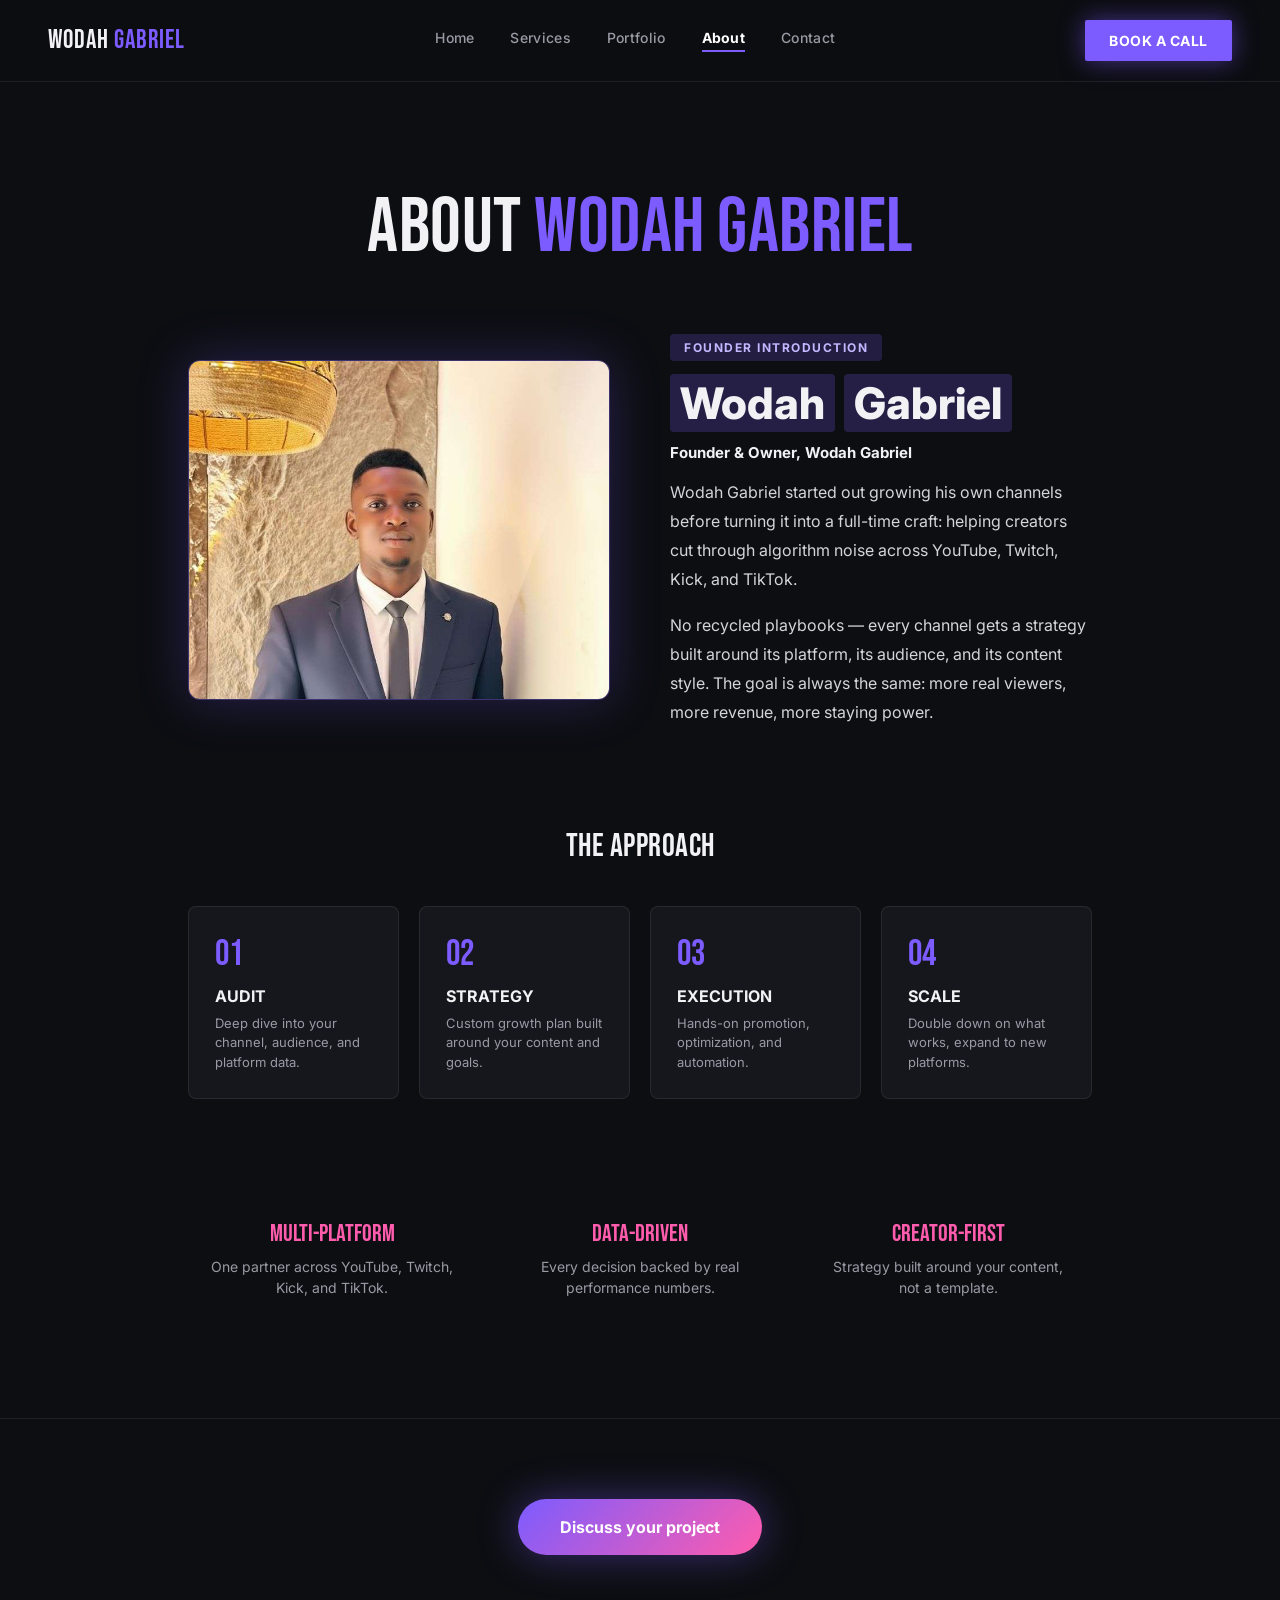
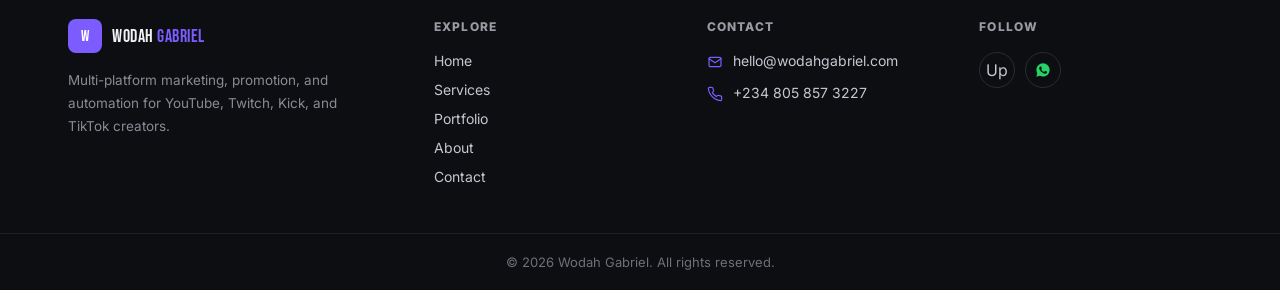
<file: about.html>
<!DOCTYPE html>
<html lang="en">
<head>
<meta charset="utf-8">
<title>About — Wodah Gabriel</title>
<meta name="description" content="Wodah Gabriel helps creators cut through algorithm noise across YouTube, Twitch, Kick, and TikTok.">
<meta name="viewport" content="width=device-width, initial-scale=1">
<link rel="preconnect" href="https://fonts.googleapis.com">
<link href="https://fonts.googleapis.com/css2?family=Bebas+Neue&family=Inter:wght@400;500;600;700;800&display=swap" rel="stylesheet">
<link rel="stylesheet" href="css/style.css">
</head>
<body>

<nav class="nav">
  <a class="nav-logo" href="index.html">WODAH <span class="accent">GABRIEL</span></a>
  <div class="nav-links">
    <a class="nav-link" href="index.html">Home</a>
    <a class="nav-link" href="services.html">Services</a>
    <a class="nav-link" href="portfolio.html">Portfolio</a>
    <a class="nav-link active" href="about.html">About</a>
    <a class="nav-link" href="contact.html">Contact</a>
  </div>
  <a class="btn btn-primary" href="contact.html">BOOK A CALL</a>
</nav>

<main>
  <div class="about-intro container-narrow">
    <div class="page-title" style="text-align:center;">ABOUT <span class="accent">WODAH GABRIEL</span></div>

    <div class="about-grid">
      <div class="about-photo"><img src="assets/founder-photo.jpg" alt="Wodah Gabriel, Founder"></div>
      <div>
        <div class="founder-eyebrow">FOUNDER INTRODUCTION</div>
        <div class="founder-name"><span class="hl">Wodah</span> <span class="hl">Gabriel</span></div>
        <div class="founder-role">Founder &amp; Owner, Wodah Gabriel</div>
        <div class="about-copy founder-bio">
          <p>Wodah Gabriel started out growing his own channels before turning it into a full-time craft: helping creators cut through algorithm noise across YouTube, Twitch, Kick, and TikTok.</p>
          <p>No recycled playbooks — every channel gets a strategy built around its platform, its audience, and its content style. The goal is always the same: more real viewers, more revenue, more staying power.</p>
        </div>
      </div>
    </div>

    <div class="approach-section">
      <div class="approach-title">THE APPROACH</div>
      <div class="approach-grid">
        <div class="approach-card">
          <div class="approach-num">01</div>
          <div class="approach-card-title">AUDIT</div>
          <div class="approach-desc">Deep dive into your channel, audience, and platform data.</div>
        </div>
        <div class="approach-card">
          <div class="approach-num">02</div>
          <div class="approach-card-title">STRATEGY</div>
          <div class="approach-desc">Custom growth plan built around your content and goals.</div>
        </div>
        <div class="approach-card">
          <div class="approach-num">03</div>
          <div class="approach-card-title">EXECUTION</div>
          <div class="approach-desc">Hands-on promotion, optimization, and automation.</div>
        </div>
        <div class="approach-card">
          <div class="approach-num">04</div>
          <div class="approach-card-title">SCALE</div>
          <div class="approach-desc">Double down on what works, expand to new platforms.</div>
        </div>
      </div>
    </div>

    <div class="why-us-grid">
      <div class="why-us-item">
        <div class="why-us-title">MULTI-PLATFORM</div>
        <div class="why-us-desc">One partner across YouTube, Twitch, Kick, and TikTok.</div>
      </div>
      <div class="why-us-item">
        <div class="why-us-title">DATA-DRIVEN</div>
        <div class="why-us-desc">Every decision backed by real performance numbers.</div>
      </div>
      <div class="why-us-item">
        <div class="why-us-title">CREATOR-FIRST</div>
        <div class="why-us-desc">Strategy built around your content, not a template.</div>
      </div>
    </div>
  </div>
</main>

<footer class="footer">
  <div class="footer-cta-wrap">
    <a class="footer-cta-btn" href="contact.html">Discuss your project</a>
  </div>
  <div class="footer-main">
    <div>
      <div class="footer-brand-row">
        <div class="footer-mark">W</div>
        <div class="footer-brand-name">WODAH <span class="accent">GABRIEL</span></div>
      </div>
      <div class="footer-desc">Multi-platform marketing, promotion, and automation for YouTube, Twitch, Kick, and TikTok creators.</div>
    </div>
    <div>
      <div class="footer-col-title">EXPLORE</div>
      <div class="footer-links">
        <a href="index.html">Home</a>
        <a href="services.html">Services</a>
        <a href="portfolio.html">Portfolio</a>
        <a href="about.html">About</a>
        <a href="contact.html">Contact</a>
      </div>
    </div>
    <div>
      <div class="footer-col-title">CONTACT</div>
      <div class="footer-contact-item"><svg viewBox="0 0 24 24" fill="none" stroke="currentColor" stroke-width="1.8" stroke-linecap="round" stroke-linejoin="round"><rect x="3" y="5" width="18" height="14" rx="2"/><path d="m3 7 9 6 9-6"/></svg><a href="mailto:hello@wodahgabriel.com">hello@wodahgabriel.com</a></div>
      <div class="footer-contact-item"><svg viewBox="0 0 24 24" fill="none" stroke="currentColor" stroke-width="1.8" stroke-linecap="round" stroke-linejoin="round"><path d="M22 16.9v3a2 2 0 0 1-2.2 2 19.8 19.8 0 0 1-8.6-3.1 19.5 19.5 0 0 1-6-6A19.8 19.8 0 0 1 2.1 4.2 2 2 0 0 1 4.1 2h3a2 2 0 0 1 2 1.7c.1.9.3 1.8.6 2.7a2 2 0 0 1-.4 2.1L8 9.9a16 16 0 0 0 6 6l1.4-1.4a2 2 0 0 1 2.1-.4c.9.3 1.8.5 2.7.6a2 2 0 0 1 1.8 2z"/></svg><a href="tel:+2348058573227">+234 805 857 3227</a></div>
    </div>
    <div>
      <div class="footer-col-title">FOLLOW</div>
      <div class="footer-social-row">
        <a class="footer-social-icon" href="https://www.upwork.com/freelancers/~018749afb4ba446076" target="_blank" rel="noopener" title="Upwork">Up</a>
        <a class="footer-social-icon" href="https://wa.me/2348058573227" target="_blank" rel="noopener" title="WhatsApp" style="color:#25D366;"><svg viewBox="0 0 24 24" fill="currentColor"><path d="M12.04 2C6.58 2 2.13 6.45 2.13 11.91c0 1.77.46 3.44 1.35 4.93L2 22l5.31-1.39a9.9 9.9 0 0 0 4.73 1.2h.01c5.46 0 9.9-4.45 9.9-9.9C21.96 6.45 17.5 2 12.04 2zm5.8 14.07c-.24.68-1.4 1.3-1.93 1.38-.5.08-1.13.11-1.82-.11-.42-.13-.96-.31-1.65-.6-2.9-1.25-4.79-4.17-4.94-4.36-.14-.19-1.18-1.57-1.18-3 0-1.42.75-2.12 1.02-2.41.27-.29.58-.36.78-.36.2 0 .39 0 .56.01.18.01.42-.07.66.5.24.58.82 2 .89 2.15.07.15.12.32.02.51-.1.19-.15.31-.3.48-.15.17-.31.38-.44.51-.15.15-.3.31-.13.6.17.29.76 1.25 1.63 2.02 1.12 1 2.06 1.31 2.35 1.46.29.15.46.13.63-.08.17-.2.72-.84.91-1.13.19-.29.38-.24.64-.14.26.1 1.65.78 1.93.92.28.14.47.21.54.33.07.12.07.68-.17 1.36z"/></svg></a>
      </div>
    </div>
  </div>
  <div class="footer-bottom">&copy; 2026 Wodah Gabriel. All rights reserved.</div>
</footer>

</body>
</html>
</file>
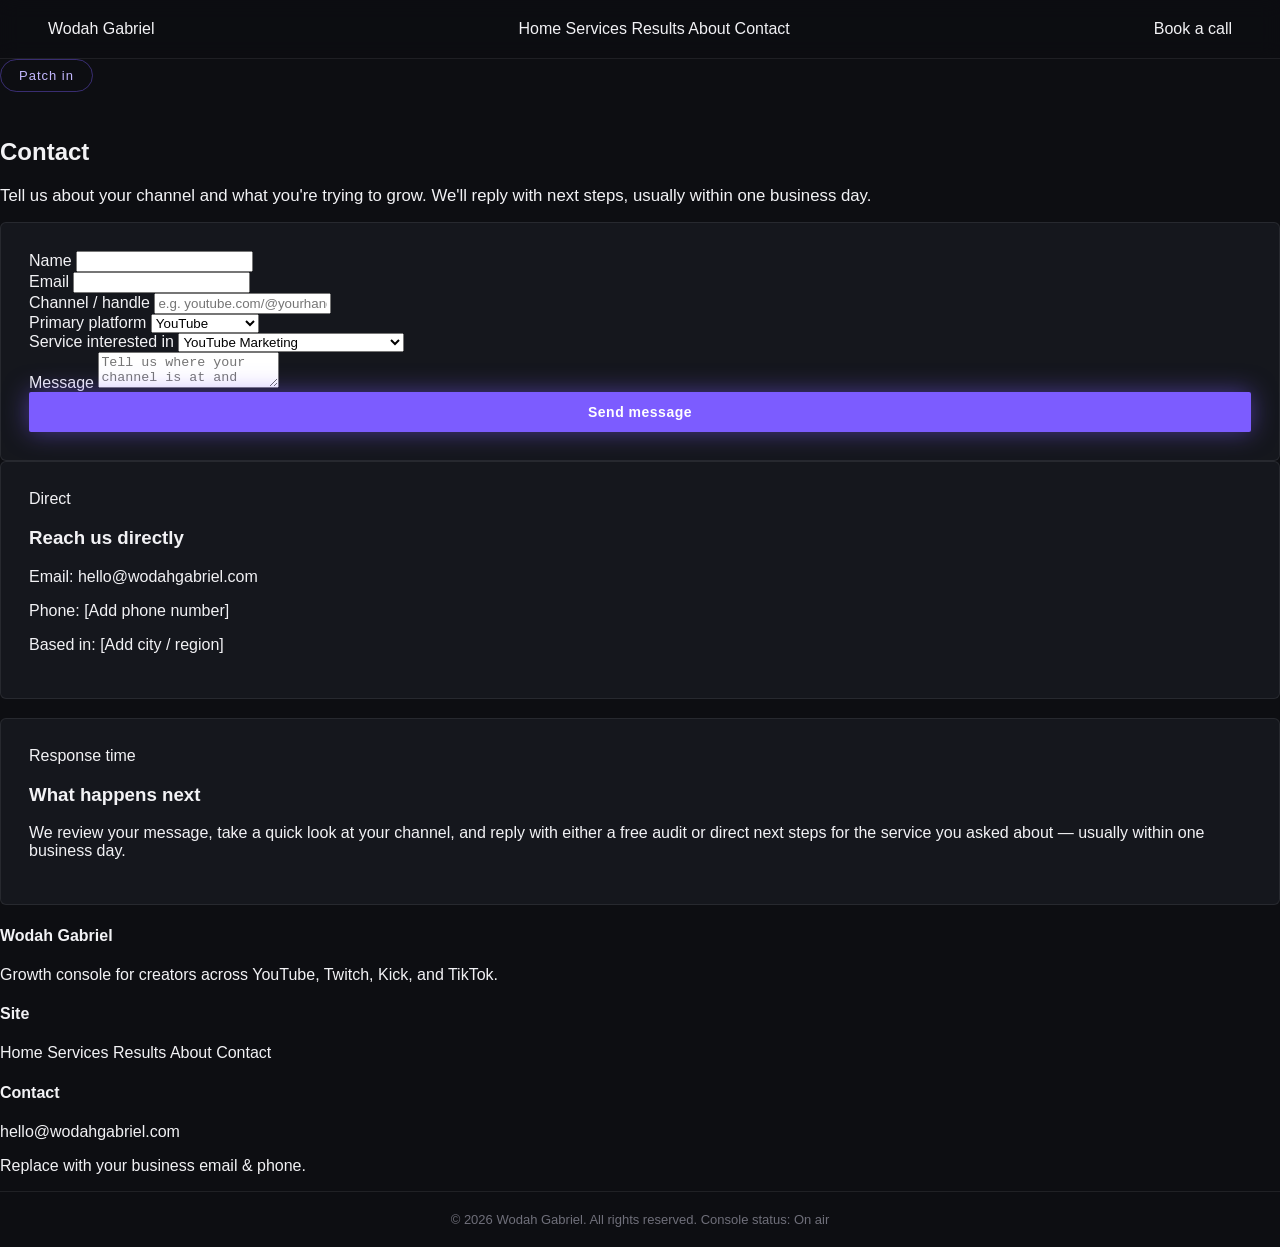
<file: contact (2).html>
<!DOCTYPE html>
<html lang="en">
<head>
<meta charset="UTF-8">
<meta name="viewport" content="width=device-width, initial-scale=1.0">
<title>Contact — Wodah Gabriel</title>
<meta name="description" content="Get in touch with Wodah Gabriel for a free channel audit or to start a marketing, promotion, or automation project.">
<link rel="stylesheet" href="style.css">
</head>
<body>

<header class="site">
  <div class="nav">
    <a href="index.html" class="brand"><span class="dot"></span> Wodah Gabriel</a>
    <nav class="links">
      <a href="index.html">Home</a>
      <a href="services.html">Services</a>
      <a href="results.html">Results</a>
      <a href="about.html">About</a>
      <a href="contact.html" class="active">Contact</a>
    </nav>
    <a href="contact.html" class="nav-cta">Book a call</a>
  </div>
</header>

<section class="tight">
  <div class="wrap">
    <span class="eyebrow">Patch in</span>
    <h1 style="margin-top:1.1rem;">Contact</h1>
    <p class="lede" style="margin-top:1.2rem; font-size:1.05rem;">Tell us about your channel and what you're trying to grow. We'll reply with next steps, usually within one business day.</p>
  </div>
</section>

<section class="tight">
  <div class="wrap">
    <div class="panel-grid grid-2" style="align-items:start; gap: 2.5rem;">

      <form class="card" id="contact-form" action="https://api.web3forms.com/submit" method="POST">
        <input type="hidden" name="access_key" value="dff41585-53a4-452d-af8a-21f3ce997ab9">
        <input type="hidden" name="subject" value="New inquiry from Wodah Gabriel website">
        <input type="checkbox" name="botcheck" style="display:none" tabindex="-1" autocomplete="off">
        <div class="field">
          <label for="name">Name</label>
          <input type="text" id="name" name="name" required>
        </div>
        <div class="field">
          <label for="email">Email</label>
          <input type="email" id="email" name="email" required>
        </div>
        <div class="field">
          <label for="channel">Channel / handle</label>
          <input type="text" id="channel" name="channel" placeholder="e.g. youtube.com/@yourhandle">
        </div>
        <div class="field">
          <label for="platform">Primary platform</label>
          <select id="platform" name="platform">
            <option>YouTube</option>
            <option>Twitch</option>
            <option>Kick</option>
            <option>TikTok</option>
            <option>More than one</option>
          </select>
        </div>
        <div class="field">
          <label for="service">Service interested in</label>
          <select id="service" name="service">
            <option>YouTube Marketing</option>
            <option>YouTube Promotion</option>
            <option>YouTube Automation</option>
            <option>Twitch Marketing &amp; Promotion</option>
            <option>Kick Marketing</option>
            <option>TikTok Marketing</option>
            <option>Not sure — send me the free audit</option>
          </select>
        </div>
        <div class="field">
          <label for="message">Message</label>
          <textarea id="message" name="message" placeholder="Tell us where your channel is at and what you want to grow."></textarea>
        </div>
        <button type="submit" id="submit-btn" class="btn btn-primary" style="width:100%; justify-content:center; border:none;">Send message</button>
        <p id="form-status" style="margin-top:1rem; font-family:var(--mono); font-size:0.78rem; display:none;"></p>
      </form>

      <div>
        <div class="card" style="margin-bottom:1.2rem;">
          <span class="ch">Direct</span>
          <h3>Reach us directly</h3>
          <p style="margin-top:0.8rem;">Email: <a href="mailto:hello@wodahgabriel.com" style="color:var(--console-cyan);">hello@wodahgabriel.com</a></p>
          <p style="margin-top:0.4rem;">Phone: [Add phone number]</p>
          <p style="margin-top:0.4rem;">Based in: [Add city / region]</p>
        </div>
        <div class="card">
          <span class="ch">Response time</span>
          <h3>What happens next</h3>
          <p style="margin-top:0.8rem;">We review your message, take a quick look at your channel, and reply with either a free audit or direct next steps for the service you asked about — usually within one business day.</p>
        </div>
      </div>

    </div>
  </div>
</section>

<footer class="site">
  <div class="wrap">
    <div class="footer-grid">
      <div class="footer-col">
        <h4>Wodah Gabriel</h4>
        <p>Growth console for creators across YouTube, Twitch, Kick, and TikTok.</p>
      </div>
      <div class="footer-col">
        <h4>Site</h4>
        <a href="index.html">Home</a>
        <a href="services.html">Services</a>
        <a href="results.html">Results</a>
        <a href="about.html">About</a>
        <a href="contact.html">Contact</a>
      </div>
      <div class="footer-col">
        <h4>Contact</h4>
        <a href="mailto:hello@wodahgabriel.com">hello@wodahgabriel.com</a>
        <p>Replace with your business email &amp; phone.</p>
      </div>
    </div>
    <div class="footer-bottom">
      <span>© 2026 Wodah Gabriel. All rights reserved.</span>
      <span>Console status: On air</span>
    </div>
  </div>
</footer>

<script>
const form = document.getElementById('contact-form');
const status = document.getElementById('form-status');
const submitBtn = document.getElementById('submit-btn');

form.addEventListener('submit', async function (e) {
  e.preventDefault();
  submitBtn.disabled = true;
  submitBtn.textContent = 'Sending…';

  try {
    const response = await fetch(form.action, {
      method: 'POST',
      body: new FormData(form),
      headers: { 'Accept': 'application/json' }
    });

    if (response.ok) {
      form.reset();
      status.textContent = "Message sent — we'll reply within one business day.";
      status.style.color = 'var(--console-cyan)';
      status.style.display = 'block';
      submitBtn.textContent = 'Send message';
    } else {
      throw new Error('Submission failed');
    }
  } catch (err) {
    status.textContent = "Something went wrong. Please email hello@wodahgabriel.com directly.";
    status.style.color = 'var(--signal-red)';
    status.style.display = 'block';
    submitBtn.textContent = 'Send message';
  }

  submitBtn.disabled = false;
});
</script>

</body>
</html>
</file>
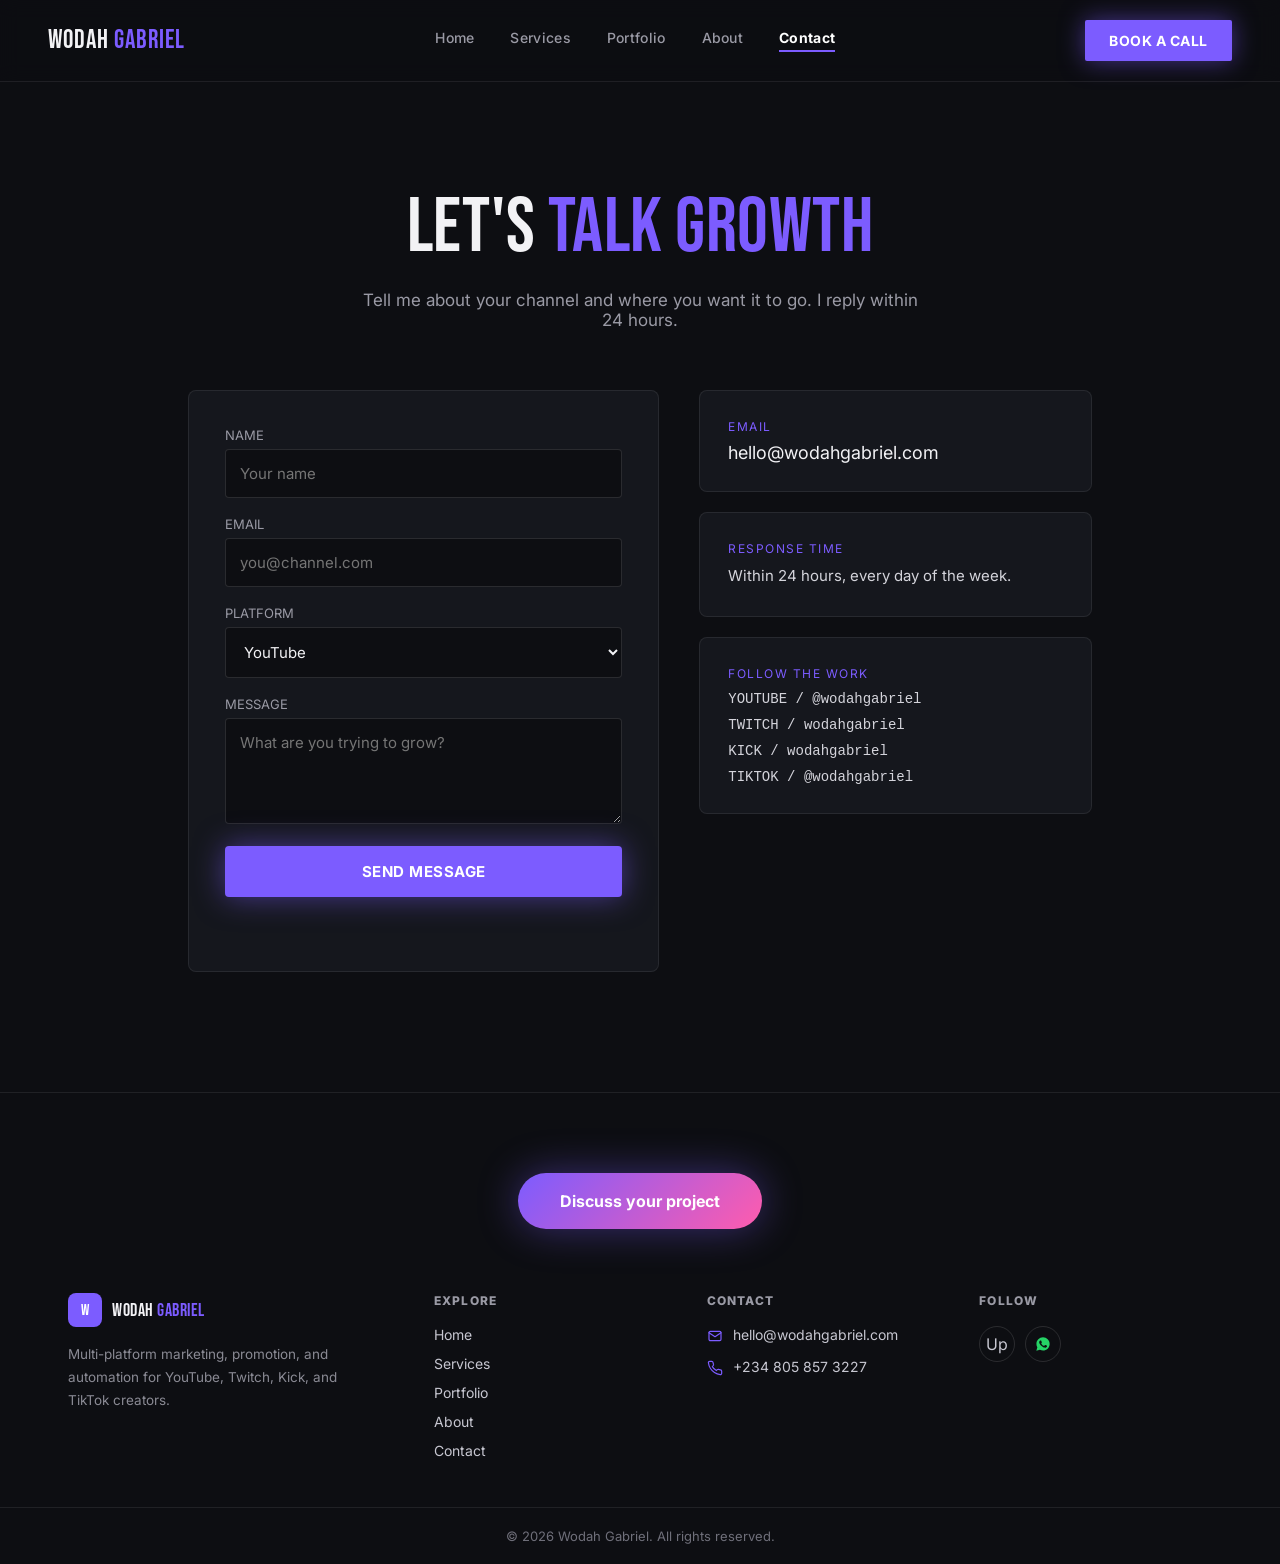
<file: contact.html>
<!DOCTYPE html>
<html lang="en">
<head>
<meta charset="utf-8">
<title>Contact — Wodah Gabriel</title>
<meta name="description" content="Tell Wodah Gabriel about your channel and where you want it to go. Replies within 24 hours.">
<meta name="viewport" content="width=device-width, initial-scale=1">
<link rel="preconnect" href="https://fonts.googleapis.com">
<link href="https://fonts.googleapis.com/css2?family=Bebas+Neue&family=Inter:wght@400;500;600;700;800&display=swap" rel="stylesheet">
<link rel="stylesheet" href="css/style.css">
</head>
<body>

<nav class="nav">
  <a class="nav-logo" href="index.html">WODAH <span class="accent">GABRIEL</span></a>
  <div class="nav-links">
    <a class="nav-link" href="index.html">Home</a>
    <a class="nav-link" href="services.html">Services</a>
    <a class="nav-link" href="portfolio.html">Portfolio</a>
    <a class="nav-link" href="about.html">About</a>
    <a class="nav-link active" href="contact.html">Contact</a>
  </div>
  <a class="btn btn-primary" href="contact.html">BOOK A CALL</a>
</nav>

<main>
  <div class="contact-intro container-narrow">
    <div class="page-title contact-heading">LET'S <span class="accent">TALK GROWTH</span></div>
    <div class="contact-sub">Tell me about your channel and where you want it to go. I reply within 24 hours.</div>

    <div class="contact-grid">
      <form class="contact-form" id="contact-form" action="https://api.web3forms.com/submit" method="POST">
        <input type="hidden" name="access_key" value="dff41585-53a4-452d-af8a-21f3ce997ab9">
        <input type="hidden" name="subject" value="New inquiry from the Wodah Gabriel website">
        <input type="hidden" name="from_name" value="Wodah Gabriel Website">
        <input type="checkbox" name="botcheck" style="display:none;" tabindex="-1" autocomplete="off">
        <div>
          <div class="field-label">NAME</div>
          <input type="text" name="name" placeholder="Your name" required>
        </div>
        <div>
          <div class="field-label">EMAIL</div>
          <input type="email" name="email" placeholder="you@channel.com" required>
        </div>
        <div>
          <div class="field-label">PLATFORM</div>
          <select name="platform">
            <option>YouTube</option>
            <option>Twitch</option>
            <option>Kick</option>
            <option>TikTok</option>
            <option>Multiple platforms</option>
          </select>
        </div>
        <div>
          <div class="field-label">MESSAGE</div>
          <textarea name="message" placeholder="What are you trying to grow?" rows="4"></textarea>
        </div>
        <button type="submit" class="contact-submit">SEND MESSAGE</button>
        <div class="form-status" id="form-status" role="status"></div>
      </form>

      <div class="contact-side">
        <div class="contact-info-card">
          <div class="contact-info-label">EMAIL</div>
          <div class="contact-info-value">hello@wodahgabriel.com</div>
        </div>
        <div class="contact-info-card">
          <div class="contact-info-label">RESPONSE TIME</div>
          <div class="contact-info-text">Within 24 hours, every day of the week.</div>
        </div>
        <div class="contact-info-card">
          <div class="contact-info-label">FOLLOW THE WORK</div>
          <div class="social-list">
            <div>YOUTUBE / @wodahgabriel</div>
            <div>TWITCH / wodahgabriel</div>
            <div>KICK / wodahgabriel</div>
            <div>TIKTOK / @wodahgabriel</div>
          </div>
        </div>
      </div>
    </div>
  </div>
</main>

<footer class="footer">
  <div class="footer-cta-wrap">
    <a class="footer-cta-btn" href="contact.html">Discuss your project</a>
  </div>
  <div class="footer-main">
    <div>
      <div class="footer-brand-row">
        <div class="footer-mark">W</div>
        <div class="footer-brand-name">WODAH <span class="accent">GABRIEL</span></div>
      </div>
      <div class="footer-desc">Multi-platform marketing, promotion, and automation for YouTube, Twitch, Kick, and TikTok creators.</div>
    </div>
    <div>
      <div class="footer-col-title">EXPLORE</div>
      <div class="footer-links">
        <a href="index.html">Home</a>
        <a href="services.html">Services</a>
        <a href="portfolio.html">Portfolio</a>
        <a href="about.html">About</a>
        <a href="contact.html">Contact</a>
      </div>
    </div>
    <div>
      <div class="footer-col-title">CONTACT</div>
      <div class="footer-contact-item"><svg viewBox="0 0 24 24" fill="none" stroke="currentColor" stroke-width="1.8" stroke-linecap="round" stroke-linejoin="round"><rect x="3" y="5" width="18" height="14" rx="2"/><path d="m3 7 9 6 9-6"/></svg><a href="mailto:hello@wodahgabriel.com">hello@wodahgabriel.com</a></div>
      <div class="footer-contact-item"><svg viewBox="0 0 24 24" fill="none" stroke="currentColor" stroke-width="1.8" stroke-linecap="round" stroke-linejoin="round"><path d="M22 16.9v3a2 2 0 0 1-2.2 2 19.8 19.8 0 0 1-8.6-3.1 19.5 19.5 0 0 1-6-6A19.8 19.8 0 0 1 2.1 4.2 2 2 0 0 1 4.1 2h3a2 2 0 0 1 2 1.7c.1.9.3 1.8.6 2.7a2 2 0 0 1-.4 2.1L8 9.9a16 16 0 0 0 6 6l1.4-1.4a2 2 0 0 1 2.1-.4c.9.3 1.8.5 2.7.6a2 2 0 0 1 1.8 2z"/></svg><a href="tel:+2348058573227">+234 805 857 3227</a></div>
    </div>
    <div>
      <div class="footer-col-title">FOLLOW</div>
      <div class="footer-social-row">
        <a class="footer-social-icon" href="https://www.upwork.com/freelancers/~018749afb4ba446076" target="_blank" rel="noopener" title="Upwork">Up</a>
        <a class="footer-social-icon" href="https://wa.me/2348058573227" target="_blank" rel="noopener" title="WhatsApp" style="color:#25D366;"><svg viewBox="0 0 24 24" fill="currentColor"><path d="M12.04 2C6.58 2 2.13 6.45 2.13 11.91c0 1.77.46 3.44 1.35 4.93L2 22l5.31-1.39a9.9 9.9 0 0 0 4.73 1.2h.01c5.46 0 9.9-4.45 9.9-9.9C21.96 6.45 17.5 2 12.04 2zm5.8 14.07c-.24.68-1.4 1.3-1.93 1.38-.5.08-1.13.11-1.82-.11-.42-.13-.96-.31-1.65-.6-2.9-1.25-4.79-4.17-4.94-4.36-.14-.19-1.18-1.57-1.18-3 0-1.42.75-2.12 1.02-2.41.27-.29.58-.36.78-.36.2 0 .39 0 .56.01.18.01.42-.07.66.5.24.58.82 2 .89 2.15.07.15.12.32.02.51-.1.19-.15.31-.3.48-.15.17-.31.38-.44.51-.15.15-.3.31-.13.6.17.29.76 1.25 1.63 2.02 1.12 1 2.06 1.31 2.35 1.46.29.15.46.13.63-.08.17-.2.72-.84.91-1.13.19-.29.38-.24.64-.14.26.1 1.65.78 1.93.92.28.14.47.21.54.33.07.12.07.68-.17 1.36z"/></svg></a>
      </div>
    </div>
  </div>
  <div class="footer-bottom">&copy; 2026 Wodah Gabriel. All rights reserved.</div>
</footer>

<script src="js/contact-form.js"></script>
</body>
</html>
</file>
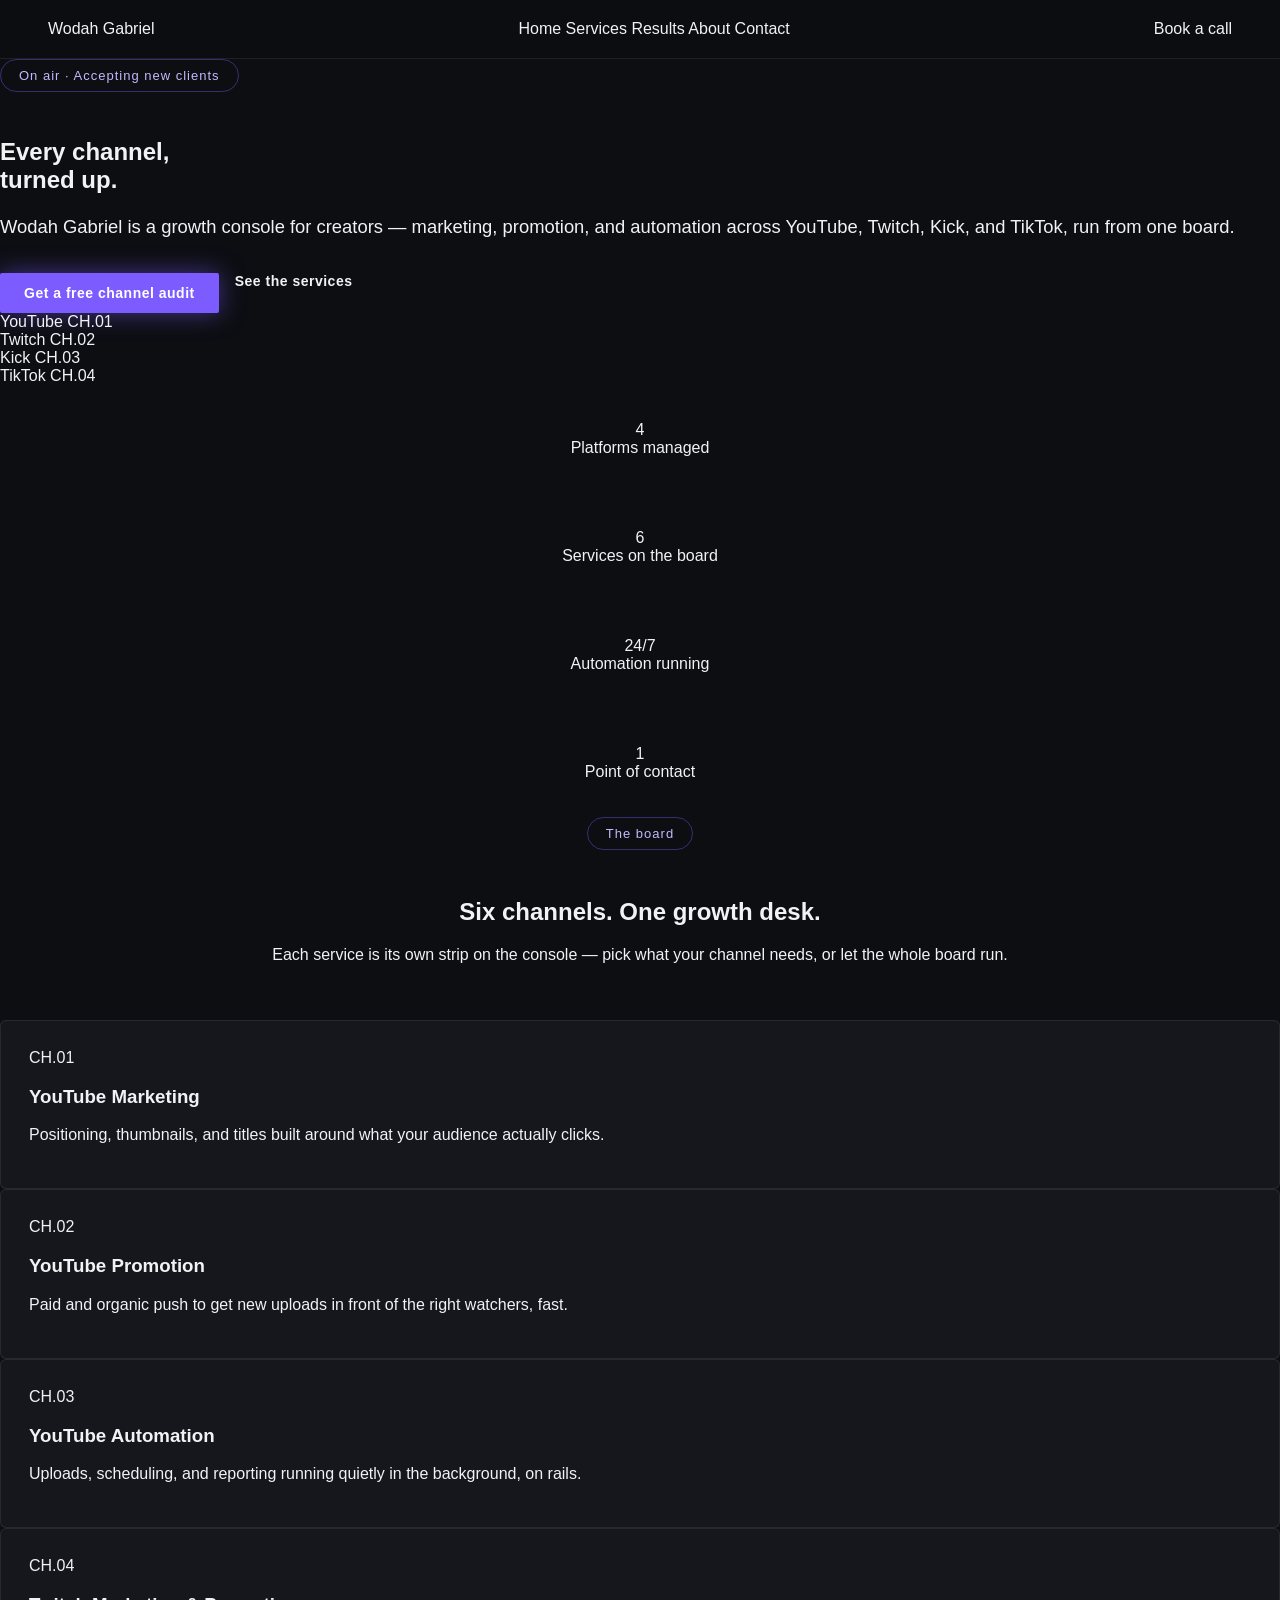
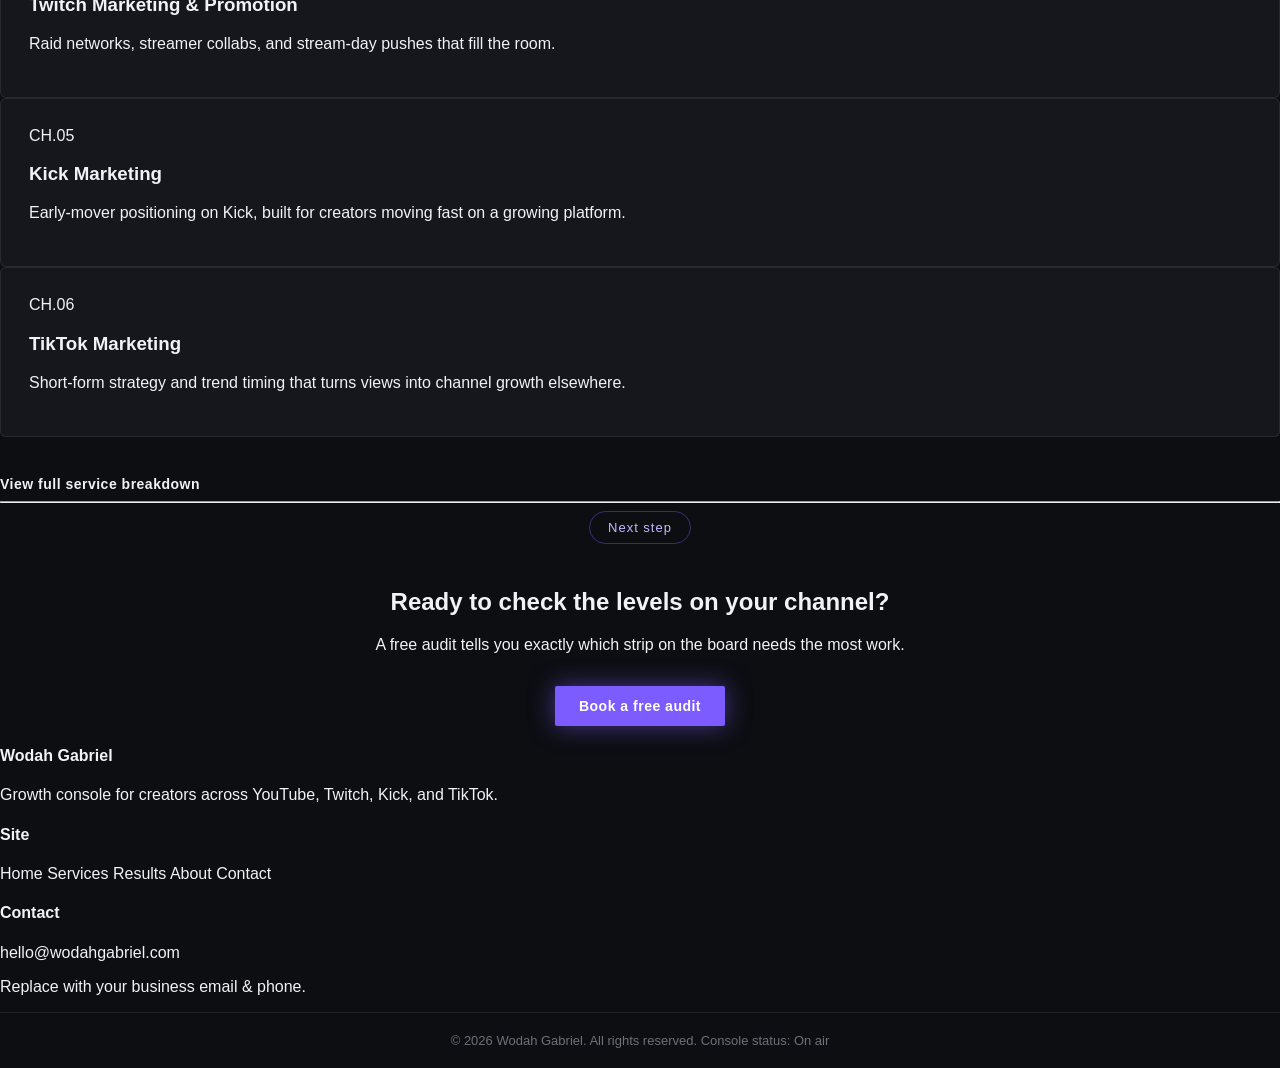
<file: index (2).html>
<!DOCTYPE html>
<html lang="en">
<head>
<meta charset="UTF-8">
<meta name="viewport" content="width=device-width, initial-scale=1.0">
<title>Wodah Gabriel — Creator Growth Console</title>
<meta name="description" content="Wodah Gabriel runs marketing, promotion, and automation for YouTube, Twitch, Kick and TikTok creators. One console, every channel, turned up.">
<link rel="stylesheet" href="style.css">
</head>
<body>

<header class="site">
  <div class="nav">
    <a href="index.html" class="brand"><span class="dot"></span> Wodah Gabriel</a>
    <nav class="links">
      <a href="index.html" class="active">Home</a>
      <a href="services.html">Services</a>
      <a href="results.html">Results</a>
      <a href="about.html">About</a>
      <a href="contact.html">Contact</a>
    </nav>
    <a href="contact.html" class="nav-cta">Book a call</a>
  </div>
</header>

<section class="tight">
  <div class="wrap">
    <span class="eyebrow">On air · Accepting new clients</span>
    <h1 style="margin-top:1.1rem; max-width: 15ch;">Every channel, turned up.</h1>
    <p class="lede" style="margin-top:1.4rem; font-size:1.15rem;">Wodah Gabriel is a growth console for creators — marketing, promotion, and automation across YouTube, Twitch, Kick, and TikTok, run from one board.</p>
    <div style="display:flex; gap:1rem; margin-top:2.2rem; flex-wrap:wrap;">
      <a href="contact.html" class="btn btn-primary">Get a free channel audit</a>
      <a href="services.html" class="btn btn-ghost">See the services</a>
    </div>
  </div>
</section>

<section class="tight">
  <div class="wrap">
    <div class="console" role="img" aria-label="Four channel level meters representing YouTube, Twitch, Kick, and TikTok growth">
      <div class="channel">
        <div class="meter"><div class="level"></div></div>
        <span class="label">YouTube</span>
        <span class="id">CH.01</span>
      </div>
      <div class="channel">
        <div class="meter"><div class="level"></div></div>
        <span class="label">Twitch</span>
        <span class="id">CH.02</span>
      </div>
      <div class="channel">
        <div class="meter"><div class="level"></div></div>
        <span class="label">Kick</span>
        <span class="id">CH.03</span>
      </div>
      <div class="channel">
        <div class="meter"><div class="level"></div></div>
        <span class="label">TikTok</span>
        <span class="id">CH.04</span>
      </div>
    </div>
  </div>
</section>

<section class="tight">
  <div class="wrap">
    <div class="readout">
      <div class="stat"><div class="num">4</div><div class="cap">Platforms managed</div></div>
      <div class="stat"><div class="num">6</div><div class="cap">Services on the board</div></div>
      <div class="stat"><div class="num">24/7</div><div class="cap">Automation running</div></div>
      <div class="stat"><div class="num">1</div><div class="cap">Point of contact</div></div>
    </div>
  </div>
</section>

<section>
  <div class="wrap">
    <div class="section-head">
      <span class="eyebrow">The board</span>
      <h2>Six channels. One growth desk.</h2>
      <p class="lede" style="margin-top:1rem;">Each service is its own strip on the console — pick what your channel needs, or let the whole board run.</p>
    </div>
    <div class="panel-grid grid-3">
      <div class="card">
        <span class="ch">CH.01</span>
        <h3>YouTube Marketing</h3>
        <p>Positioning, thumbnails, and titles built around what your audience actually clicks.</p>
      </div>
      <div class="card">
        <span class="ch">CH.02</span>
        <h3>YouTube Promotion</h3>
        <p>Paid and organic push to get new uploads in front of the right watchers, fast.</p>
      </div>
      <div class="card">
        <span class="ch">CH.03</span>
        <h3>YouTube Automation</h3>
        <p>Uploads, scheduling, and reporting running quietly in the background, on rails.</p>
      </div>
      <div class="card">
        <span class="ch">CH.04</span>
        <h3>Twitch Marketing &amp; Promotion</h3>
        <p>Raid networks, streamer collabs, and stream-day pushes that fill the room.</p>
      </div>
      <div class="card">
        <span class="ch">CH.05</span>
        <h3>Kick Marketing</h3>
        <p>Early-mover positioning on Kick, built for creators moving fast on a growing platform.</p>
      </div>
      <div class="card">
        <span class="ch">CH.06</span>
        <h3>TikTok Marketing</h3>
        <p>Short-form strategy and trend timing that turns views into channel growth elsewhere.</p>
      </div>
    </div>
    <div style="margin-top:2.4rem;">
      <a href="services.html" class="btn btn-ghost">View full service breakdown</a>
    </div>
  </div>
</section>

<section class="tight">
  <div class="wrap">
    <hr class="hairline">
  </div>
</section>

<section class="tight">
  <div class="wrap" style="text-align:center;">
    <span class="eyebrow" style="justify-content:center;">Next step</span>
    <h2 style="margin-top:1rem;">Ready to check the levels on your channel?</h2>
    <p class="lede" style="margin: 1rem auto 0; text-align:center;">A free audit tells you exactly which strip on the board needs the most work.</p>
    <div style="margin-top:2rem;">
      <a href="contact.html" class="btn btn-primary">Book a free audit</a>
    </div>
  </div>
</section>

<footer class="site">
  <div class="wrap">
    <div class="footer-grid">
      <div class="footer-col">
        <h4>Wodah Gabriel</h4>
        <p>Growth console for creators across YouTube, Twitch, Kick, and TikTok.</p>
      </div>
      <div class="footer-col">
        <h4>Site</h4>
        <a href="index.html">Home</a>
        <a href="services.html">Services</a>
        <a href="results.html">Results</a>
        <a href="about.html">About</a>
        <a href="contact.html">Contact</a>
      </div>
      <div class="footer-col">
        <h4>Contact</h4>
        <a href="mailto:hello@wodahgabriel.com">hello@wodahgabriel.com</a>
        <p>Replace with your business email &amp; phone.</p>
      </div>
    </div>
    <div class="footer-bottom">
      <span>© 2026 Wodah Gabriel. All rights reserved.</span>
      <span>Console status: On air</span>
    </div>
  </div>
</footer>

</body>
</html>
</file>
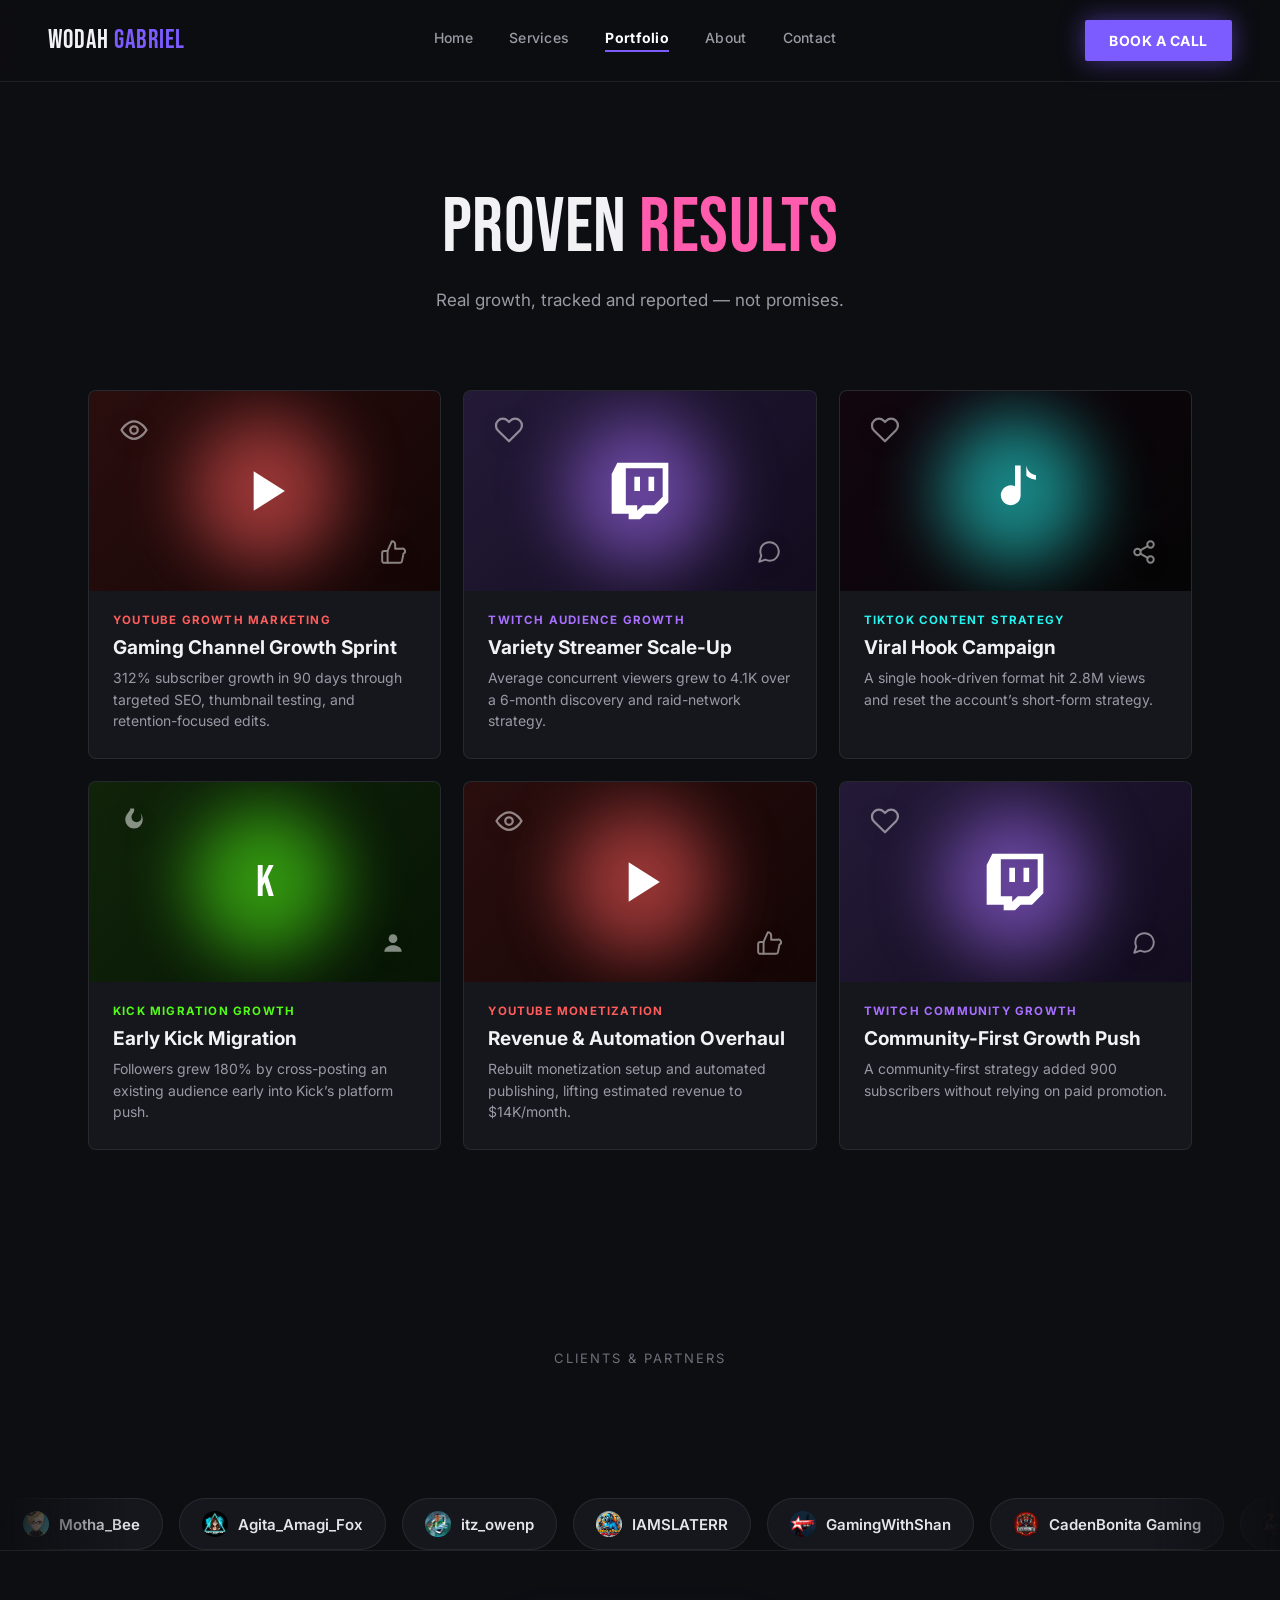
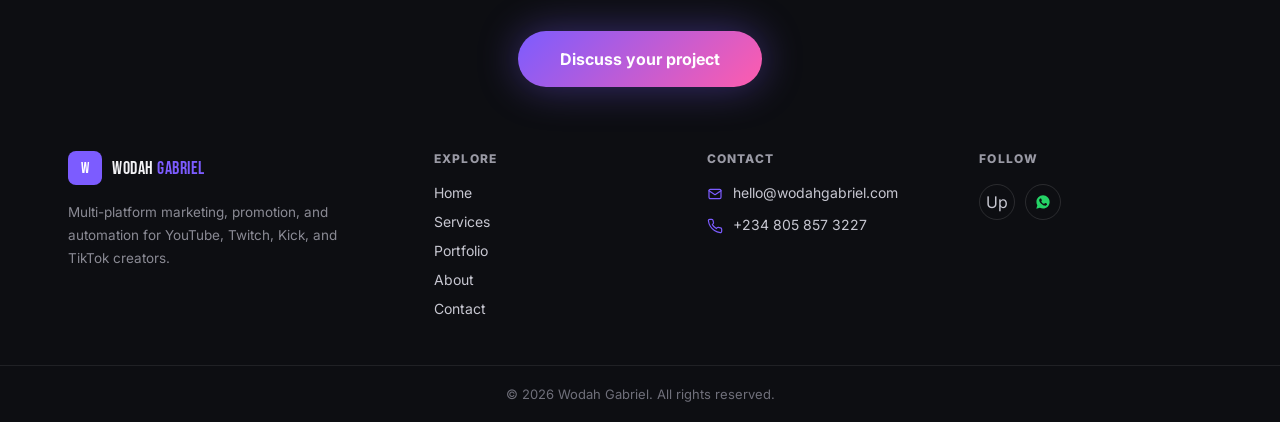
<file: portfolio.html>
<!DOCTYPE html>
<html lang="en">
<head>
<meta charset="utf-8">
<title>Portfolio — Wodah Gabriel</title>
<meta name="description" content="Real growth, tracked and reported — not promises. Case studies across YouTube, Twitch, Kick, and TikTok.">
<meta name="viewport" content="width=device-width, initial-scale=1">
<link rel="preconnect" href="https://fonts.googleapis.com">
<link href="https://fonts.googleapis.com/css2?family=Bebas+Neue&family=Inter:wght@400;500;600;700;800&display=swap" rel="stylesheet">
<link rel="stylesheet" href="css/style.css">
</head>
<body>

<nav class="nav">
  <a class="nav-logo" href="index.html">WODAH <span class="accent">GABRIEL</span></a>
  <div class="nav-links">
    <a class="nav-link" href="index.html">Home</a>
    <a class="nav-link" href="services.html">Services</a>
    <a class="nav-link active" href="portfolio.html">Portfolio</a>
    <a class="nav-link" href="about.html">About</a>
    <a class="nav-link" href="contact.html">Contact</a>
  </div>
  <a class="btn btn-primary" href="contact.html">BOOK A CALL</a>
</nav>

<main>
  <div class="page-head">
    <div class="page-title">PROVEN <span class="pink">RESULTS</span></div>
    <div class="page-sub">Real growth, tracked and reported — not promises.</div>
  </div>

  <div class="case-studies-grid container-1200">
    <div class="case-card">
      <div class="case-media" style="background:linear-gradient(135deg, #2a0e0e, #140505);">
        <div class="case-media-glow" style="background:#ff5c5c;"></div>
        <div class="case-media-satellite s1"><svg viewBox="0 0 24 24" fill="none" stroke="currentColor" stroke-width="1.8" stroke-linecap="round" stroke-linejoin="round"><path d="M2 12s4-7 10-7 10 7 10 7-4 7-10 7-10-7-10-7z"/><circle cx="12" cy="12" r="3"/></svg></div>
        <div class="case-media-satellite s2"><svg viewBox="0 0 24 24" fill="none" stroke="currentColor" stroke-width="1.8" stroke-linecap="round" stroke-linejoin="round"><path d="M14 9V5a3 3 0 0 0-3-3l-4 9v11h11.3a2 2 0 0 0 2-1.6l1.4-7A2 2 0 0 0 19.7 9H14z"/><path d="M7 22H4a2 2 0 0 1-2-2v-7a2 2 0 0 1 2-2h3"/></svg></div>
        <div class="case-media-icon"><svg viewBox="0 0 24 24" fill="#fff"><path d="M8 5v14l11-7z"/></svg></div>
      </div>
      <div class="case-body">
        <div class="case-tag" style="color:#ff5c5c;">YOUTUBE GROWTH MARKETING</div>
        <div class="case-title">Gaming Channel Growth Sprint</div>
        <div class="case-desc">312% subscriber growth in 90 days through targeted SEO, thumbnail testing, and retention-focused edits.</div>
      </div>
    </div>
    <div class="case-card">
      <div class="case-media" style="background:linear-gradient(135deg, #241a38, #120c1e);">
        <div class="case-media-glow" style="background:#a970ff;"></div>
        <div class="case-media-satellite s1"><svg viewBox="0 0 24 24" fill="none" stroke="currentColor" stroke-width="1.8" stroke-linecap="round" stroke-linejoin="round"><path d="M20.8 4.6a5.5 5.5 0 0 0-7.8 0L12 5.6l-1-1a5.5 5.5 0 0 0-7.8 7.8l1 1L12 21l7.8-7.8 1-1a5.5 5.5 0 0 0 0-7.6z"/></svg></div>
        <div class="case-media-satellite s2"><svg viewBox="0 0 24 24" fill="none" stroke="currentColor" stroke-width="1.8" stroke-linecap="round" stroke-linejoin="round"><path d="M21 11.5a8.38 8.38 0 0 1-.9 3.8 8.5 8.5 0 0 1-7.6 4.7 8.38 8.38 0 0 1-3.8-.9L3 21l1.9-5.7a8.38 8.38 0 0 1-.9-3.8 8.5 8.5 0 0 1 4.7-7.6 8.38 8.38 0 0 1 3.8-.9h.5a8.48 8.48 0 0 1 8 8v.5z"/></svg></div>
        <div class="case-media-icon"><svg viewBox="0 0 24 24" fill="#fff"><path d="M4 2 2 6v14h6v2h4l2-2h4l4-4V2H4zm16 12-3 3h-4l-2 2v-2H7V4h13v10z"/><path d="M15 7h2v5h-2zM10 7h2v5h-2z"/></svg></div>
      </div>
      <div class="case-body">
        <div class="case-tag" style="color:#a970ff;">TWITCH AUDIENCE GROWTH</div>
        <div class="case-title">Variety Streamer Scale-Up</div>
        <div class="case-desc">Average concurrent viewers grew to 4.1K over a 6-month discovery and raid-network strategy.</div>
      </div>
    </div>
    <div class="case-card">
      <div class="case-media" style="background:linear-gradient(135deg, #12060f, #050505);">
        <div class="case-media-glow" style="background:#25f4ee;"></div>
        <div class="case-media-satellite s1"><svg viewBox="0 0 24 24" fill="none" stroke="currentColor" stroke-width="1.8" stroke-linecap="round" stroke-linejoin="round"><path d="M20.8 4.6a5.5 5.5 0 0 0-7.8 0L12 5.6l-1-1a5.5 5.5 0 0 0-7.8 7.8l1 1L12 21l7.8-7.8 1-1a5.5 5.5 0 0 0 0-7.6z"/></svg></div>
        <div class="case-media-satellite s2"><svg viewBox="0 0 24 24" fill="none" stroke="currentColor" stroke-width="1.8" stroke-linecap="round" stroke-linejoin="round"><circle cx="18" cy="5" r="3"/><circle cx="6" cy="12" r="3"/><circle cx="18" cy="19" r="3"/><line x1="8.6" y1="10.5" x2="15.4" y2="6.5"/><line x1="8.6" y1="13.5" x2="15.4" y2="17.5"/></svg></div>
        <div class="case-media-icon"><svg viewBox="0 0 24 24" fill="#fff"><path d="M14 3v10.5a3.5 3.5 0 1 1-2-3.16V3h2zm2 0c.3 1.8 1.6 3.2 3.4 3.4V8c-1.3-.1-2.5-.6-3.4-1.4V3z"/></svg></div>
      </div>
      <div class="case-body">
        <div class="case-tag" style="color:#25f4ee;">TIKTOK CONTENT STRATEGY</div>
        <div class="case-title">Viral Hook Campaign</div>
        <div class="case-desc">A single hook-driven format hit 2.8M views and reset the account&rsquo;s short-form strategy.</div>
      </div>
    </div>
    <div class="case-card">
      <div class="case-media" style="background:linear-gradient(135deg, #10240a, #071505);">
        <div class="case-media-glow" style="background:#53fc18;"></div>
        <div class="case-media-satellite s1"><svg viewBox="0 0 24 24" fill="currentColor"><path d="M12 2c1 3-2 4-2 7a4 4 0 0 0 8 0c0-2-1-3-1-3s2 1 2 5a7 7 0 1 1-14 0c0-5 4-6 4-9 0 0 2 0 3 0z"/></svg></div>
        <div class="case-media-satellite s2"><svg viewBox="0 0 24 24" fill="currentColor"><circle cx="12" cy="8" r="4"/><path d="M4 20c0-4 4-6 8-6s8 2 8 6"/></svg></div>
        <div class="case-media-icon"><span style="font-family:'Bebas Neue',sans-serif; font-size:44px; color:#fff;">K</span></div>
      </div>
      <div class="case-body">
        <div class="case-tag" style="color:#53fc18;">KICK MIGRATION GROWTH</div>
        <div class="case-title">Early Kick Migration</div>
        <div class="case-desc">Followers grew 180% by cross-posting an existing audience early into Kick&rsquo;s platform push.</div>
      </div>
    </div>
    <div class="case-card">
      <div class="case-media" style="background:linear-gradient(135deg, #2a0e0e, #140505);">
        <div class="case-media-glow" style="background:#ff5c5c;"></div>
        <div class="case-media-satellite s1"><svg viewBox="0 0 24 24" fill="none" stroke="currentColor" stroke-width="1.8" stroke-linecap="round" stroke-linejoin="round"><path d="M2 12s4-7 10-7 10 7 10 7-4 7-10 7-10-7-10-7z"/><circle cx="12" cy="12" r="3"/></svg></div>
        <div class="case-media-satellite s2"><svg viewBox="0 0 24 24" fill="none" stroke="currentColor" stroke-width="1.8" stroke-linecap="round" stroke-linejoin="round"><path d="M14 9V5a3 3 0 0 0-3-3l-4 9v11h11.3a2 2 0 0 0 2-1.6l1.4-7A2 2 0 0 0 19.7 9H14z"/><path d="M7 22H4a2 2 0 0 1-2-2v-7a2 2 0 0 1 2-2h3"/></svg></div>
        <div class="case-media-icon"><svg viewBox="0 0 24 24" fill="#fff"><path d="M8 5v14l11-7z"/></svg></div>
      </div>
      <div class="case-body">
        <div class="case-tag" style="color:#ff5c5c;">YOUTUBE MONETIZATION</div>
        <div class="case-title">Revenue &amp; Automation Overhaul</div>
        <div class="case-desc">Rebuilt monetization setup and automated publishing, lifting estimated revenue to $14K/month.</div>
      </div>
    </div>
    <div class="case-card">
      <div class="case-media" style="background:linear-gradient(135deg, #241a38, #120c1e);">
        <div class="case-media-glow" style="background:#a970ff;"></div>
        <div class="case-media-satellite s1"><svg viewBox="0 0 24 24" fill="none" stroke="currentColor" stroke-width="1.8" stroke-linecap="round" stroke-linejoin="round"><path d="M20.8 4.6a5.5 5.5 0 0 0-7.8 0L12 5.6l-1-1a5.5 5.5 0 0 0-7.8 7.8l1 1L12 21l7.8-7.8 1-1a5.5 5.5 0 0 0 0-7.6z"/></svg></div>
        <div class="case-media-satellite s2"><svg viewBox="0 0 24 24" fill="none" stroke="currentColor" stroke-width="1.8" stroke-linecap="round" stroke-linejoin="round"><path d="M21 11.5a8.38 8.38 0 0 1-.9 3.8 8.5 8.5 0 0 1-7.6 4.7 8.38 8.38 0 0 1-3.8-.9L3 21l1.9-5.7a8.38 8.38 0 0 1-.9-3.8 8.5 8.5 0 0 1 4.7-7.6 8.38 8.38 0 0 1 3.8-.9h.5a8.48 8.48 0 0 1 8 8v.5z"/></svg></div>
        <div class="case-media-icon"><svg viewBox="0 0 24 24" fill="#fff"><path d="M4 2 2 6v14h6v2h4l2-2h4l4-4V2H4zm16 12-3 3h-4l-2 2v-2H7V4h13v10z"/><path d="M15 7h2v5h-2zM10 7h2v5h-2z"/></svg></div>
      </div>
      <div class="case-body">
        <div class="case-tag" style="color:#a970ff;">TWITCH COMMUNITY GROWTH</div>
        <div class="case-title">Community-First Growth Push</div>
        <div class="case-desc">A community-first strategy added 900 subscribers without relying on paid promotion.</div>
      </div>
    </div>
  </div>

  <div class="partners-section container-1100">
    <div class="logos-label">CLIENTS &amp; PARTNERS</div>
  </div>
  <div class="platform-marquee-viewport">
    <div class="platform-marquee-track">
      <div class="logo-pill">
        <div class="logo-pill-icon is-avatar"><img src="assets/clients/motha-bee.png" alt="Motha_Bee"></div>
        <div class="logo-pill-name">Motha_Bee</div>
      </div>
      <div class="logo-pill">
        <div class="logo-pill-icon is-avatar"><img src="assets/clients/agita-amagi-fox.png" alt="Agita_Amagi_Fox"></div>
        <div class="logo-pill-name">Agita_Amagi_Fox</div>
      </div>
      <div class="logo-pill">
        <div class="logo-pill-icon is-avatar"><img src="assets/clients/itz-owenp.jpg" alt="itz_owenp"></div>
        <div class="logo-pill-name">itz_owenp</div>
      </div>
      <div class="logo-pill">
        <div class="logo-pill-icon is-avatar"><img src="assets/clients/iamslaterr.jpg" alt="IAMSLATERR"></div>
        <div class="logo-pill-name">IAMSLATERR</div>
      </div>
      <div class="logo-pill">
        <div class="logo-pill-icon is-avatar"><img src="assets/clients/gamingwithshan.jpg" alt="GamingWithShan"></div>
        <div class="logo-pill-name">GamingWithShan</div>
      </div>
      <div class="logo-pill">
        <div class="logo-pill-icon is-avatar"><img src="assets/clients/cadenbonita-gaming.jpg" alt="CadenBonita Gaming"></div>
        <div class="logo-pill-name">CadenBonita Gaming</div>
      </div>
      <div class="logo-pill">
        <div class="logo-pill-icon is-avatar"><img src="assets/clients/ijusrock-likethat.jpg" alt="IJUSROCK LIKETHAT"></div>
        <div class="logo-pill-name">IJUSROCK LIKETHAT</div>
      </div>
      <div class="logo-pill">
        <div class="logo-pill-icon is-avatar"><img src="assets/clients/imademon.jpg" alt="IMADEMON"></div>
        <div class="logo-pill-name">IMADEMON</div>
      </div>
      <div class="logo-pill">
        <div class="logo-pill-icon is-avatar"><img src="assets/clients/redzone-gaming.jpg" alt="REDZONE Gaming"></div>
        <div class="logo-pill-name">REDZONE Gaming</div>
      </div>
      <div class="logo-pill">
        <div class="logo-pill-icon is-avatar"><img src="assets/clients/motha-bee.png" alt="Motha_Bee"></div>
        <div class="logo-pill-name">Motha_Bee</div>
      </div>
      <div class="logo-pill">
        <div class="logo-pill-icon is-avatar"><img src="assets/clients/agita-amagi-fox.png" alt="Agita_Amagi_Fox"></div>
        <div class="logo-pill-name">Agita_Amagi_Fox</div>
      </div>
      <div class="logo-pill">
        <div class="logo-pill-icon is-avatar"><img src="assets/clients/itz-owenp.jpg" alt="itz_owenp"></div>
        <div class="logo-pill-name">itz_owenp</div>
      </div>
      <div class="logo-pill">
        <div class="logo-pill-icon is-avatar"><img src="assets/clients/iamslaterr.jpg" alt="IAMSLATERR"></div>
        <div class="logo-pill-name">IAMSLATERR</div>
      </div>
      <div class="logo-pill">
        <div class="logo-pill-icon is-avatar"><img src="assets/clients/gamingwithshan.jpg" alt="GamingWithShan"></div>
        <div class="logo-pill-name">GamingWithShan</div>
      </div>
      <div class="logo-pill">
        <div class="logo-pill-icon is-avatar"><img src="assets/clients/cadenbonita-gaming.jpg" alt="CadenBonita Gaming"></div>
        <div class="logo-pill-name">CadenBonita Gaming</div>
      </div>
      <div class="logo-pill">
        <div class="logo-pill-icon is-avatar"><img src="assets/clients/ijusrock-likethat.jpg" alt="IJUSROCK LIKETHAT"></div>
        <div class="logo-pill-name">IJUSROCK LIKETHAT</div>
      </div>
      <div class="logo-pill">
        <div class="logo-pill-icon is-avatar"><img src="assets/clients/imademon.jpg" alt="IMADEMON"></div>
        <div class="logo-pill-name">IMADEMON</div>
      </div>
      <div class="logo-pill">
        <div class="logo-pill-icon is-avatar"><img src="assets/clients/redzone-gaming.jpg" alt="REDZONE Gaming"></div>
        <div class="logo-pill-name">REDZONE Gaming</div>
      </div>
    </div>
  </div>
</main>

<footer class="footer">
  <div class="footer-cta-wrap">
    <a class="footer-cta-btn" href="contact.html">Discuss your project</a>
  </div>
  <div class="footer-main">
    <div>
      <div class="footer-brand-row">
        <div class="footer-mark">W</div>
        <div class="footer-brand-name">WODAH <span class="accent">GABRIEL</span></div>
      </div>
      <div class="footer-desc">Multi-platform marketing, promotion, and automation for YouTube, Twitch, Kick, and TikTok creators.</div>
    </div>
    <div>
      <div class="footer-col-title">EXPLORE</div>
      <div class="footer-links">
        <a href="index.html">Home</a>
        <a href="services.html">Services</a>
        <a href="portfolio.html">Portfolio</a>
        <a href="about.html">About</a>
        <a href="contact.html">Contact</a>
      </div>
    </div>
    <div>
      <div class="footer-col-title">CONTACT</div>
      <div class="footer-contact-item"><svg viewBox="0 0 24 24" fill="none" stroke="currentColor" stroke-width="1.8" stroke-linecap="round" stroke-linejoin="round"><rect x="3" y="5" width="18" height="14" rx="2"/><path d="m3 7 9 6 9-6"/></svg><a href="mailto:hello@wodahgabriel.com">hello@wodahgabriel.com</a></div>
      <div class="footer-contact-item"><svg viewBox="0 0 24 24" fill="none" stroke="currentColor" stroke-width="1.8" stroke-linecap="round" stroke-linejoin="round"><path d="M22 16.9v3a2 2 0 0 1-2.2 2 19.8 19.8 0 0 1-8.6-3.1 19.5 19.5 0 0 1-6-6A19.8 19.8 0 0 1 2.1 4.2 2 2 0 0 1 4.1 2h3a2 2 0 0 1 2 1.7c.1.9.3 1.8.6 2.7a2 2 0 0 1-.4 2.1L8 9.9a16 16 0 0 0 6 6l1.4-1.4a2 2 0 0 1 2.1-.4c.9.3 1.8.5 2.7.6a2 2 0 0 1 1.8 2z"/></svg><a href="tel:+2348058573227">+234 805 857 3227</a></div>
    </div>
    <div>
      <div class="footer-col-title">FOLLOW</div>
      <div class="footer-social-row">
        <a class="footer-social-icon" href="https://www.upwork.com/freelancers/~018749afb4ba446076" target="_blank" rel="noopener" title="Upwork">Up</a>
        <a class="footer-social-icon" href="https://wa.me/2348058573227" target="_blank" rel="noopener" title="WhatsApp" style="color:#25D366;"><svg viewBox="0 0 24 24" fill="currentColor"><path d="M12.04 2C6.58 2 2.13 6.45 2.13 11.91c0 1.77.46 3.44 1.35 4.93L2 22l5.31-1.39a9.9 9.9 0 0 0 4.73 1.2h.01c5.46 0 9.9-4.45 9.9-9.9C21.96 6.45 17.5 2 12.04 2zm5.8 14.07c-.24.68-1.4 1.3-1.93 1.38-.5.08-1.13.11-1.82-.11-.42-.13-.96-.31-1.65-.6-2.9-1.25-4.79-4.17-4.94-4.36-.14-.19-1.18-1.57-1.18-3 0-1.42.75-2.12 1.02-2.41.27-.29.58-.36.78-.36.2 0 .39 0 .56.01.18.01.42-.07.66.5.24.58.82 2 .89 2.15.07.15.12.32.02.51-.1.19-.15.31-.3.48-.15.17-.31.38-.44.51-.15.15-.3.31-.13.6.17.29.76 1.25 1.63 2.02 1.12 1 2.06 1.31 2.35 1.46.29.15.46.13.63-.08.17-.2.72-.84.91-1.13.19-.29.38-.24.64-.14.26.1 1.65.78 1.93.92.28.14.47.21.54.33.07.12.07.68-.17 1.36z"/></svg></a>
      </div>
    </div>
  </div>
  <div class="footer-bottom">&copy; 2026 Wodah Gabriel. All rights reserved.</div>
</footer>

</body>
</html>
</file>
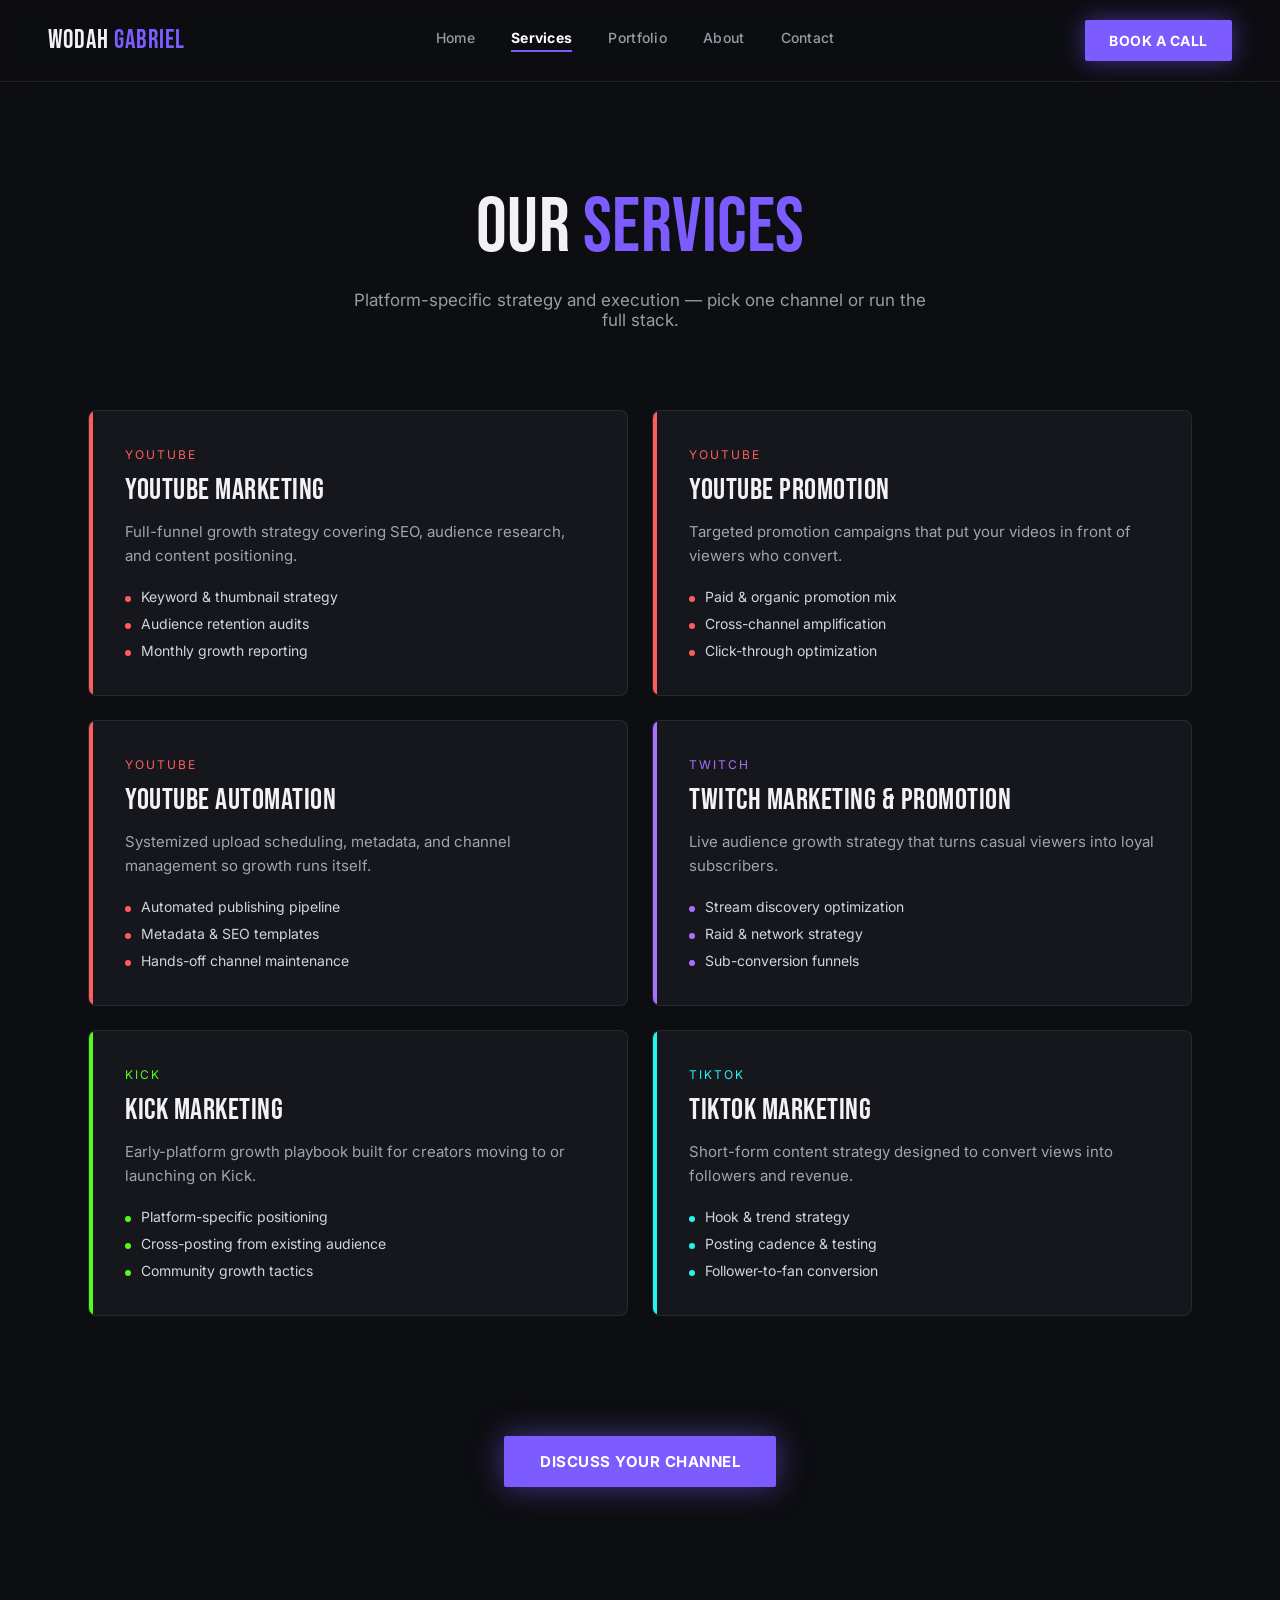
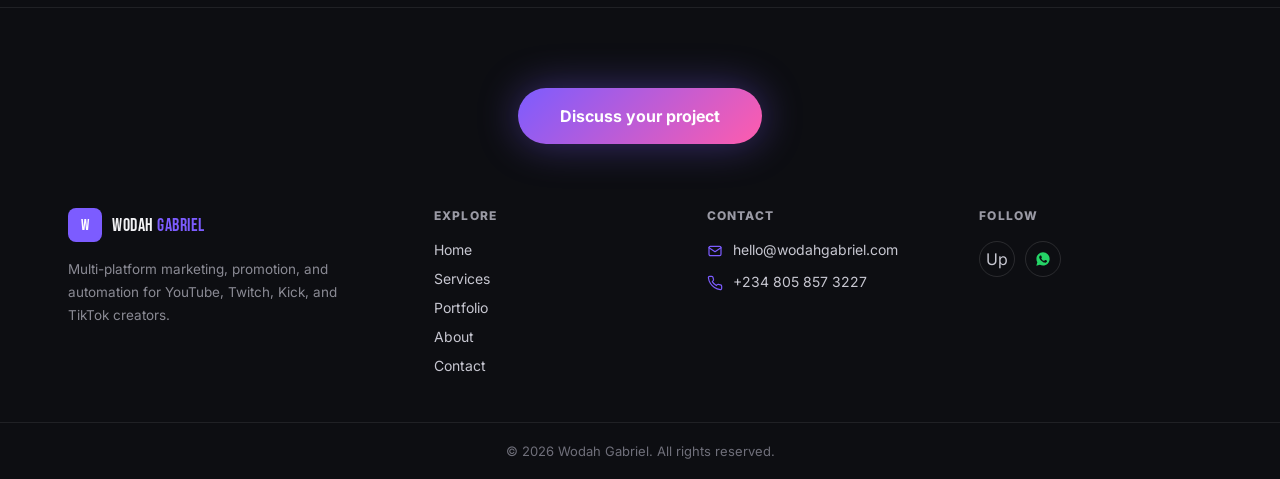
<file: services.html>
<!DOCTYPE html>
<html lang="en">
<head>
<meta charset="utf-8">
<title>Services — Wodah Gabriel</title>
<meta name="description" content="Platform-specific strategy and execution for YouTube, Twitch, Kick, and TikTok — pick one channel or run the full stack.">
<meta name="viewport" content="width=device-width, initial-scale=1">
<link rel="preconnect" href="https://fonts.googleapis.com">
<link href="https://fonts.googleapis.com/css2?family=Bebas+Neue&family=Inter:wght@400;500;600;700;800&display=swap" rel="stylesheet">
<link rel="stylesheet" href="css/style.css">
</head>
<body>

<nav class="nav">
  <a class="nav-logo" href="index.html">WODAH <span class="accent">GABRIEL</span></a>
  <div class="nav-links">
    <a class="nav-link" href="index.html">Home</a>
    <a class="nav-link active" href="services.html">Services</a>
    <a class="nav-link" href="portfolio.html">Portfolio</a>
    <a class="nav-link" href="about.html">About</a>
    <a class="nav-link" href="contact.html">Contact</a>
  </div>
  <a class="btn btn-primary" href="contact.html">BOOK A CALL</a>
</nav>

<main>
  <div class="page-head">
    <div class="page-title">OUR <span class="accent">SERVICES</span></div>
    <div class="page-sub">Platform-specific strategy and execution — pick one channel or run the full stack.</div>
  </div>

  <div class="services-detail-grid container-1200">
    <div class="service-detail-card">
      <div class="stripe" style="background:#ff5c5c;"></div>
      <div class="service-tag" style="color:#ff5c5c;">YOUTUBE</div>
      <div class="service-detail-title">YOUTUBE MARKETING</div>
      <div class="service-detail-desc">Full-funnel growth strategy covering SEO, audience research, and content positioning.</div>
      <div class="service-bullets">
        <div class="service-bullet"><div class="bullet-dot" style="background:#ff5c5c;"></div>Keyword &amp; thumbnail strategy</div>
        <div class="service-bullet"><div class="bullet-dot" style="background:#ff5c5c;"></div>Audience retention audits</div>
        <div class="service-bullet"><div class="bullet-dot" style="background:#ff5c5c;"></div>Monthly growth reporting</div>
      </div>
    </div>

    <div class="service-detail-card">
      <div class="stripe" style="background:#ff5c5c;"></div>
      <div class="service-tag" style="color:#ff5c5c;">YOUTUBE</div>
      <div class="service-detail-title">YOUTUBE PROMOTION</div>
      <div class="service-detail-desc">Targeted promotion campaigns that put your videos in front of viewers who convert.</div>
      <div class="service-bullets">
        <div class="service-bullet"><div class="bullet-dot" style="background:#ff5c5c;"></div>Paid &amp; organic promotion mix</div>
        <div class="service-bullet"><div class="bullet-dot" style="background:#ff5c5c;"></div>Cross-channel amplification</div>
        <div class="service-bullet"><div class="bullet-dot" style="background:#ff5c5c;"></div>Click-through optimization</div>
      </div>
    </div>

    <div class="service-detail-card">
      <div class="stripe" style="background:#ff5c5c;"></div>
      <div class="service-tag" style="color:#ff5c5c;">YOUTUBE</div>
      <div class="service-detail-title">YOUTUBE AUTOMATION</div>
      <div class="service-detail-desc">Systemized upload scheduling, metadata, and channel management so growth runs itself.</div>
      <div class="service-bullets">
        <div class="service-bullet"><div class="bullet-dot" style="background:#ff5c5c;"></div>Automated publishing pipeline</div>
        <div class="service-bullet"><div class="bullet-dot" style="background:#ff5c5c;"></div>Metadata &amp; SEO templates</div>
        <div class="service-bullet"><div class="bullet-dot" style="background:#ff5c5c;"></div>Hands-off channel maintenance</div>
      </div>
    </div>

    <div class="service-detail-card">
      <div class="stripe" style="background:#a970ff;"></div>
      <div class="service-tag" style="color:#a970ff;">TWITCH</div>
      <div class="service-detail-title">TWITCH MARKETING &amp; PROMOTION</div>
      <div class="service-detail-desc">Live audience growth strategy that turns casual viewers into loyal subscribers.</div>
      <div class="service-bullets">
        <div class="service-bullet"><div class="bullet-dot" style="background:#a970ff;"></div>Stream discovery optimization</div>
        <div class="service-bullet"><div class="bullet-dot" style="background:#a970ff;"></div>Raid &amp; network strategy</div>
        <div class="service-bullet"><div class="bullet-dot" style="background:#a970ff;"></div>Sub-conversion funnels</div>
      </div>
    </div>

    <div class="service-detail-card">
      <div class="stripe" style="background:#53fc18;"></div>
      <div class="service-tag" style="color:#53fc18;">KICK</div>
      <div class="service-detail-title">KICK MARKETING</div>
      <div class="service-detail-desc">Early-platform growth playbook built for creators moving to or launching on Kick.</div>
      <div class="service-bullets">
        <div class="service-bullet"><div class="bullet-dot" style="background:#53fc18;"></div>Platform-specific positioning</div>
        <div class="service-bullet"><div class="bullet-dot" style="background:#53fc18;"></div>Cross-posting from existing audience</div>
        <div class="service-bullet"><div class="bullet-dot" style="background:#53fc18;"></div>Community growth tactics</div>
      </div>
    </div>

    <div class="service-detail-card">
      <div class="stripe" style="background:#25f4ee;"></div>
      <div class="service-tag" style="color:#25f4ee;">TIKTOK</div>
      <div class="service-detail-title">TIKTOK MARKETING</div>
      <div class="service-detail-desc">Short-form content strategy designed to convert views into followers and revenue.</div>
      <div class="service-bullets">
        <div class="service-bullet"><div class="bullet-dot" style="background:#25f4ee;"></div>Hook &amp; trend strategy</div>
        <div class="service-bullet"><div class="bullet-dot" style="background:#25f4ee;"></div>Posting cadence &amp; testing</div>
        <div class="service-bullet"><div class="bullet-dot" style="background:#25f4ee;"></div>Follower-to-fan conversion</div>
      </div>
    </div>
  </div>

  <div class="services-cta">
    <a class="services-cta-btn" href="contact.html">DISCUSS YOUR CHANNEL</a>
  </div>
</main>

<footer class="footer">
  <div class="footer-cta-wrap">
    <a class="footer-cta-btn" href="contact.html">Discuss your project</a>
  </div>
  <div class="footer-main">
    <div>
      <div class="footer-brand-row">
        <div class="footer-mark">W</div>
        <div class="footer-brand-name">WODAH <span class="accent">GABRIEL</span></div>
      </div>
      <div class="footer-desc">Multi-platform marketing, promotion, and automation for YouTube, Twitch, Kick, and TikTok creators.</div>
    </div>
    <div>
      <div class="footer-col-title">EXPLORE</div>
      <div class="footer-links">
        <a href="index.html">Home</a>
        <a href="services.html">Services</a>
        <a href="portfolio.html">Portfolio</a>
        <a href="about.html">About</a>
        <a href="contact.html">Contact</a>
      </div>
    </div>
    <div>
      <div class="footer-col-title">CONTACT</div>
      <div class="footer-contact-item"><svg viewBox="0 0 24 24" fill="none" stroke="currentColor" stroke-width="1.8" stroke-linecap="round" stroke-linejoin="round"><rect x="3" y="5" width="18" height="14" rx="2"/><path d="m3 7 9 6 9-6"/></svg><a href="mailto:hello@wodahgabriel.com">hello@wodahgabriel.com</a></div>
      <div class="footer-contact-item"><svg viewBox="0 0 24 24" fill="none" stroke="currentColor" stroke-width="1.8" stroke-linecap="round" stroke-linejoin="round"><path d="M22 16.9v3a2 2 0 0 1-2.2 2 19.8 19.8 0 0 1-8.6-3.1 19.5 19.5 0 0 1-6-6A19.8 19.8 0 0 1 2.1 4.2 2 2 0 0 1 4.1 2h3a2 2 0 0 1 2 1.7c.1.9.3 1.8.6 2.7a2 2 0 0 1-.4 2.1L8 9.9a16 16 0 0 0 6 6l1.4-1.4a2 2 0 0 1 2.1-.4c.9.3 1.8.5 2.7.6a2 2 0 0 1 1.8 2z"/></svg><a href="tel:+2348058573227">+234 805 857 3227</a></div>
    </div>
    <div>
      <div class="footer-col-title">FOLLOW</div>
      <div class="footer-social-row">
        <a class="footer-social-icon" href="https://www.upwork.com/freelancers/~018749afb4ba446076" target="_blank" rel="noopener" title="Upwork">Up</a>
        <a class="footer-social-icon" href="https://wa.me/2348058573227" target="_blank" rel="noopener" title="WhatsApp" style="color:#25D366;"><svg viewBox="0 0 24 24" fill="currentColor"><path d="M12.04 2C6.58 2 2.13 6.45 2.13 11.91c0 1.77.46 3.44 1.35 4.93L2 22l5.31-1.39a9.9 9.9 0 0 0 4.73 1.2h.01c5.46 0 9.9-4.45 9.9-9.9C21.96 6.45 17.5 2 12.04 2zm5.8 14.07c-.24.68-1.4 1.3-1.93 1.38-.5.08-1.13.11-1.82-.11-.42-.13-.96-.31-1.65-.6-2.9-1.25-4.79-4.17-4.94-4.36-.14-.19-1.18-1.57-1.18-3 0-1.42.75-2.12 1.02-2.41.27-.29.58-.36.78-.36.2 0 .39 0 .56.01.18.01.42-.07.66.5.24.58.82 2 .89 2.15.07.15.12.32.02.51-.1.19-.15.31-.3.48-.15.17-.31.38-.44.51-.15.15-.3.31-.13.6.17.29.76 1.25 1.63 2.02 1.12 1 2.06 1.31 2.35 1.46.29.15.46.13.63-.08.17-.2.72-.84.91-1.13.19-.29.38-.24.64-.14.26.1 1.65.78 1.93.92.28.14.47.21.54.33.07.12.07.68-.17 1.36z"/></svg></a>
      </div>
    </div>
  </div>
  <div class="footer-bottom">&copy; 2026 Wodah Gabriel. All rights reserved.</div>
</footer>

</body>
</html>
</file>
<file: css/style.css>
/* Wodah Gabriel Portfolio — shared styles
   Recreated from Claude Design prototype (project/Wodah Gabriel Portfolio.dc.html) */

* {
  box-sizing: border-box;
}

body {
  margin: 0;
  background: #0d0e12;
  color: #f2f2f5;
  font-family: 'Inter', sans-serif;
  min-height: 100vh;
  overflow-x: hidden;
}

::selection {
  background: #7c5cff;
  color: #fff;
}

a {
  color: inherit;
  text-decoration: none;
}

@keyframes pulseGlow {
  0%, 100% { opacity: .5; }
  50% { opacity: 1; }
}

/* ---------- Layout helpers ---------- */
.container {
  max-width: 1240px;
  margin: 0 auto;
}

.container-narrow {
  max-width: 1000px;
  margin: 0 auto;
}

.container-1100 {
  max-width: 1100px;
  margin: 0 auto;
}

.container-1200 {
  max-width: 1200px;
  margin: 0 auto;
}

/* ---------- Nav ---------- */
.nav {
  position: sticky;
  top: 0;
  z-index: 50;
  display: flex;
  align-items: center;
  justify-content: space-between;
  padding: 20px 48px;
  background: rgba(13, 14, 18, 0.85);
  backdrop-filter: blur(10px);
  border-bottom: 1px solid rgba(255, 255, 255, 0.08);
}

.nav-logo {
  font-family: 'Bebas Neue', sans-serif;
  font-size: 26px;
  letter-spacing: 1px;
  cursor: pointer;
}

.nav-logo .accent {
  color: #7c5cff;
}

.nav-links {
  display: flex;
  align-items: center;
  gap: 36px;
}

.nav-link {
  font-size: 14px;
  font-weight: 500;
  color: #9a9aa5;
  cursor: pointer;
  letter-spacing: 0.3px;
  border-bottom: 2px solid transparent;
  padding-bottom: 4px;
}

.nav-link.active {
  font-weight: 700;
  color: #ffffff;
  border-bottom: 2px solid #7c5cff;
}

.nav-link:hover {
  color: #ffffff;
}

.btn {
  display: inline-block;
  font-weight: 700;
  font-size: 14px;
  letter-spacing: 0.5px;
  border-radius: 2px;
  cursor: pointer;
  border: none;
  font-family: inherit;
}

.btn-primary {
  padding: 12px 24px;
  background: #7c5cff;
  color: #fff;
  box-shadow: 0 0 24px rgba(124, 92, 255, 0.5);
}

.btn-primary:hover {
  background: #8f72ff;
}

/* ---------- Hero ---------- */
.hero {
  position: relative;
  padding: 90px 48px 110px;
  overflow: hidden;
}

.hero-glow {
  position: absolute;
  top: -220px;
  left: 10%;
  width: 900px;
  height: 600px;
  background: radial-gradient(circle, rgba(124, 92, 255, 0.3), transparent 70%);
  filter: blur(20px);
  pointer-events: none;
}

.hero-grid {
  position: relative;
  max-width: 1320px;
  margin: 0 auto;
  display: grid;
  grid-template-columns: 1.05fr 0.95fr;
  gap: 64px;
  align-items: center;
}

.hero-content {
  position: relative;
  text-align: left;
}

.eyebrow {
  position: relative;
  display: inline-block;
  padding: 8px 18px;
  border: 1px solid rgba(124, 92, 255, 0.4);
  border-radius: 100px;
  font-size: 13px;
  letter-spacing: 1px;
  color: #c3b8ff;
  margin-bottom: 28px;
}

.display {
  font-family: 'Bebas Neue', sans-serif;
  font-size: clamp(44px, 6vw, 92px);
  line-height: 0.95;
  letter-spacing: 1px;
  margin: 0;
}

.display .accent {
  color: #7c5cff;
  text-shadow: 0 0 40px rgba(124, 92, 255, 0.6);
}

.hero-sub {
  max-width: 520px;
  margin: 28px 0 0;
  font-size: 18px;
  line-height: 1.6;
  color: #a3a3ad;
}

.hero-actions {
  display: flex;
  justify-content: flex-start;
  gap: 16px;
  margin-top: 40px;
  flex-wrap: wrap;
}

.btn-hero-primary {
  padding: 16px 34px;
  background: #7c5cff;
  color: #fff;
  font-weight: 700;
  font-size: 15px;
  letter-spacing: 0.5px;
  border-radius: 2px;
  cursor: pointer;
  box-shadow: 0 0 30px rgba(124, 92, 255, 0.5);
}

.btn-hero-primary:hover {
  background: #8f72ff;
}

.btn-hero-secondary {
  padding: 16px 34px;
  border: 1px solid rgba(255, 255, 255, 0.2);
  color: #f2f2f5;
  font-weight: 700;
  font-size: 15px;
  letter-spacing: 0.5px;
  border-radius: 2px;
  cursor: pointer;
}

.btn-hero-secondary:hover {
  border-color: rgba(255, 255, 255, 0.4);
}

/* Hero media (streamer photo) */
.hero-media {
  position: relative;
  display: flex;
  justify-content: center;
  align-items: center;
}

.hero-media::before {
  content: '';
  position: absolute;
  width: 380px;
  height: 380px;
  background: radial-gradient(circle, rgba(124, 92, 255, 0.4), transparent 70%);
  filter: blur(50px);
  z-index: 0;
}

.hero-photo-frame {
  position: relative;
  z-index: 1;
  width: 100%;
  max-width: 420px;
  aspect-ratio: 4 / 5;
  border-radius: 20px;
  overflow: hidden;
  border: 1px solid rgba(124, 92, 255, 0.35);
  box-shadow:
    0 0 0 1px rgba(255, 255, 255, 0.04),
    0 40px 80px rgba(0, 0, 0, 0.55),
    0 0 70px rgba(124, 92, 255, 0.25);
}

.hero-photo-frame img {
  width: 100%;
  height: 100%;
  object-fit: cover;
  object-position: 60% 40%;
  display: block;
}

.hero-photo-frame::after {
  content: '';
  position: absolute;
  inset: 0;
  background:
    linear-gradient(180deg, rgba(13, 14, 18, 0) 60%, rgba(13, 14, 18, 0.75) 100%),
    linear-gradient(0deg, rgba(124, 92, 255, 0.12), transparent 30%);
  pointer-events: none;
}

.hero-frame-corner {
  position: absolute;
  z-index: 2;
  width: 34px;
  height: 34px;
  pointer-events: none;
}

.hero-frame-corner.top-left {
  top: -10px;
  left: -10px;
  border-top: 2px solid #7c5cff;
  border-left: 2px solid #7c5cff;
  border-radius: 6px 0 0 0;
}

.hero-frame-corner.bottom-right {
  bottom: -10px;
  right: -10px;
  border-bottom: 2px solid #ff5cad;
  border-right: 2px solid #ff5cad;
  border-radius: 0 0 6px 0;
}

.hero-live-badge {
  position: absolute;
  z-index: 2;
  bottom: 20px;
  left: 20px;
  display: flex;
  align-items: center;
  gap: 8px;
  padding: 8px 14px;
  background: rgba(13, 14, 18, 0.75);
  backdrop-filter: blur(8px);
  border: 1px solid rgba(255, 255, 255, 0.12);
  border-radius: 100px;
  font-size: 12px;
  font-weight: 700;
  letter-spacing: 0.5px;
}

.hero-live-dot {
  width: 8px;
  height: 8px;
  border-radius: 50%;
  background: #ff5c5c;
  box-shadow: 0 0 8px #ff5c5c;
  animation: pulseGlow 1.6s ease-in-out infinite;
}

/* ---------- Stats strip ---------- */
.stats {
  display: grid;
  grid-template-columns: repeat(4, 1fr);
  gap: 1px;
  background: rgba(255, 255, 255, 0.08);
  border-top: 1px solid rgba(255, 255, 255, 0.08);
  border-bottom: 1px solid rgba(255, 255, 255, 0.08);
}

.stat {
  background: #0d0e12;
  padding: 36px 24px;
  text-align: center;
}

.stat-value {
  font-family: 'Bebas Neue', sans-serif;
  font-size: 44px;
  color: #7c5cff;
}

.stat-label {
  font-size: 13px;
  color: #9a9aa5;
  letter-spacing: 0.5px;
  margin-top: 6px;
}

/* ---------- Section headings ---------- */
.section {
  padding: 100px 48px;
}

.section-head {
  text-align: center;
  margin-bottom: 56px;
}

.section-title {
  font-family: 'Bebas Neue', sans-serif;
  font-size: clamp(32px, 4vw, 52px);
  letter-spacing: 0.5px;
}

.section-title .pink {
  color: #ff5cad;
}

.section-title .accent {
  color: #7c5cff;
}

.section-sub {
  color: #9a9aa5;
  font-size: 16px;
  margin-top: 10px;
}

.page-head {
  padding: 100px 48px 40px;
  text-align: center;
}

.page-title {
  font-family: 'Bebas Neue', sans-serif;
  font-size: clamp(40px, 6vw, 84px);
  letter-spacing: 0.5px;
}

.page-title .accent {
  color: #7c5cff;
}

.page-title .pink {
  color: #ff5cad;
}

.page-sub {
  color: #9a9aa5;
  font-size: 17px;
  max-width: 600px;
  margin: 16px auto 0;
}

/* ---------- Cards ---------- */
.card {
  background: #15171d;
  border: 1px solid rgba(255, 255, 255, 0.08);
  border-radius: 6px;
  padding: 28px;
}

.services-grid {
  display: grid;
  grid-template-columns: repeat(3, 1fr);
  gap: 20px;
}

.service-card.card {
  background: transparent;
  border: none;
  padding: 0;
}

.service-card {
  display: block;
  cursor: pointer;
  perspective: 1200px;
  transition: transform 0.2s ease;
}

.service-card:hover {
  transform: translateY(-2px);
}

.dot {
  width: 8px;
  height: 8px;
  border-radius: 50%;
  margin-bottom: 16px;
}

.service-title {
  font-family: 'Bebas Neue', sans-serif;
  font-size: 22px;
  letter-spacing: 0.5px;
}

.service-blurb {
  color: #9a9aa5;
  font-size: 14px;
  line-height: 1.6;
  margin-top: 10px;
}

/* Flip + bubble effect */
.card-flip {
  position: relative;
  min-height: 190px;
  transform-style: preserve-3d;
  transition: transform 0.7s cubic-bezier(0.4, 0.2, 0.2, 1);
}

.service-card:hover .card-flip {
  transform: rotateY(180deg);
}

.card-face {
  position: absolute;
  inset: 0;
  backface-visibility: hidden;
  -webkit-backface-visibility: hidden;
  background: #15171d;
  border: 1px solid rgba(255, 255, 255, 0.08);
  border-radius: 6px;
  padding: 28px;
  display: flex;
  flex-direction: column;
  transition: border-color 0.2s ease;
}

.service-card:hover .card-face-front {
  border-color: rgba(124, 92, 255, 0.4);
}

.card-face-back {
  transform: rotateY(180deg);
  align-items: flex-start;
  justify-content: center;
  overflow: hidden;
}

.dot-lg {
  width: 32px;
  height: 32px;
  border-radius: 50%;
  margin-bottom: 16px;
}

.card-cta {
  font-size: 13px;
  font-weight: 700;
  letter-spacing: 0.5px;
  color: var(--accent, #7c5cff);
  margin-top: 8px;
}

.bubbles {
  position: absolute;
  inset: 0;
  overflow: hidden;
  pointer-events: none;
}

.bubbles span {
  position: absolute;
  bottom: -20px;
  width: 8px;
  height: 8px;
  border-radius: 50%;
  background: var(--accent, #7c5cff);
  opacity: 0;
  animation: bubbleUp 3.2s ease-in infinite;
}

.bubbles span:nth-child(1) { left: 10%; animation-delay: 0s; }
.bubbles span:nth-child(2) { left: 28%; width: 6px; height: 6px; animation-delay: 0.5s; }
.bubbles span:nth-child(3) { left: 48%; width: 10px; height: 10px; animation-delay: 1s; }
.bubbles span:nth-child(4) { left: 67%; width: 6px; height: 6px; animation-delay: 1.6s; }
.bubbles span:nth-child(5) { left: 85%; animation-delay: 2.1s; }

@keyframes bubbleUp {
  0% { transform: translateY(0) scale(0.7); opacity: 0; }
  15% { opacity: 0.55; }
  90% { opacity: 0.2; }
  100% { transform: translateY(-170px) scale(1.15); opacity: 0; }
}

/* ---------- Logos ---------- */
.logos-band {
  padding: 80px 48px;
  background: #101116;
  border-top: 1px solid rgba(255, 255, 255, 0.08);
  border-bottom: 1px solid rgba(255, 255, 255, 0.08);
}

.logos-label {
  text-align: center;
  font-size: 13px;
  letter-spacing: 2px;
  color: #6f6f7a;
  margin-bottom: 32px;
}

.logos-grid {
  display: grid;
  grid-template-columns: repeat(5, 1fr);
  gap: 16px;
}

.logo-placeholder {
  height: 64px;
  display: flex;
  align-items: center;
  justify-content: center;
  border: 1px dashed rgba(255, 255, 255, 0.15);
  border-radius: 4px;
  font-family: monospace;
  font-size: 12px;
  color: #6f6f7a;
  letter-spacing: 0.5px;
}

/* Platform logo marquee (floating strip) */
.platform-marquee-viewport {
  overflow: hidden;
  width: 100%;
  -webkit-mask-image: linear-gradient(90deg, transparent, #000 10%, #000 90%, transparent);
  mask-image: linear-gradient(90deg, transparent, #000 10%, #000 90%, transparent);
}

.platform-marquee-track {
  display: flex;
  align-items: center;
  gap: 16px;
  width: max-content;
  animation: platformMarquee 26s linear infinite;
}

.platform-marquee-viewport:hover .platform-marquee-track {
  animation-play-state: paused;
}

@keyframes platformMarquee {
  from { transform: translateX(0); }
  to { transform: translateX(-50%); }
}

.logo-pill {
  display: flex;
  align-items: center;
  gap: 10px;
  padding: 12px 22px;
  background: #15171d;
  border: 1px solid rgba(255, 255, 255, 0.08);
  border-radius: 100px;
  white-space: nowrap;
  flex-shrink: 0;
}

.logo-pill-icon {
  width: 26px;
  height: 26px;
  border-radius: 7px;
  display: flex;
  align-items: center;
  justify-content: center;
  flex-shrink: 0;
}

.logo-pill-icon svg {
  width: 15px;
  height: 15px;
}

.logo-pill-icon.is-avatar {
  border-radius: 50%;
  overflow: hidden;
}

.logo-pill-icon.is-avatar img {
  width: 100%;
  height: 100%;
  object-fit: cover;
  display: block;
}

.logo-pill-name {
  font-size: 15px;
  font-weight: 600;
  color: #e4e4ea;
}

@media (prefers-reduced-motion: reduce) {
  .platform-marquee-track {
    animation: none;
  }
}

/* ---------- Testimonials (example X-post cards) ---------- */
.testimonials-section {
  position: relative;
  overflow: hidden;
  background-image:
    radial-gradient(circle at 15% 10%, rgba(124, 92, 255, 0.16), transparent 40%),
    radial-gradient(circle at 85% 90%, rgba(255, 92, 173, 0.14), transparent 40%),
    radial-gradient(rgba(255, 255, 255, 0.06) 1px, transparent 1px);
  background-size: auto, auto, 22px 22px;
}

.testimonials-grid {
  position: relative;
  display: grid;
  grid-template-columns: repeat(3, 1fr);
  gap: 20px;
}

.x-card {
  position: relative;
  background: rgba(21, 23, 29, 0.72);
  backdrop-filter: blur(6px);
  border: 1px solid rgba(255, 255, 255, 0.09);
  border-radius: 16px;
  padding: 26px;
}

.x-card-header {
  display: flex;
  align-items: flex-start;
  gap: 12px;
}

.x-avatar {
  width: 40px;
  height: 40px;
  border-radius: 50%;
  display: flex;
  align-items: center;
  justify-content: center;
  font-weight: 700;
  font-size: 15px;
  color: #fff;
  flex-shrink: 0;
}

.x-meta {
  flex: 1;
  min-width: 0;
}

.x-name-row {
  display: flex;
  align-items: center;
  gap: 5px;
}

.x-name {
  font-weight: 700;
  font-size: 15px;
  color: #f2f2f5;
}

.x-verified {
  flex-shrink: 0;
}

.x-handle-row {
  display: flex;
  align-items: center;
  gap: 6px;
  font-size: 13px;
  color: #8a8a94;
  margin-top: 1px;
}

.x-follow {
  color: #3b9eff;
  font-weight: 700;
}

.x-logo {
  font-size: 15px;
  font-weight: 700;
  color: #8a8a94;
  flex-shrink: 0;
}

.x-quote {
  font-size: 15px;
  line-height: 1.6;
  color: #e4e4ea;
  margin-top: 14px;
}

.x-stat-box {
  margin-top: 16px;
  padding: 16px;
  background: rgba(13, 14, 18, 0.6);
  border: 1px solid rgba(255, 255, 255, 0.07);
  border-radius: 10px;
}

.x-stat-label {
  font-size: 11px;
  letter-spacing: 1px;
  color: #8a8a94;
  margin-bottom: 10px;
}

.x-stat-row {
  display: flex;
  align-items: baseline;
  gap: 14px;
}

.x-stat-value {
  font-family: 'Bebas Neue', sans-serif;
  font-size: 26px;
  color: #f2f2f5;
}

.x-stat-value.x-stat-after {
  color: #3b9eff;
}

.x-stat-sub-row {
  display: flex;
  gap: 14px;
  margin-top: 2px;
}

.x-stat-sub {
  font-size: 11.5px;
  color: #8a8a94;
}

.x-platform {
  font-size: 13px;
  color: #8a8a94;
  margin-top: 14px;
}

.x-divider {
  border-top: 1px solid rgba(255, 255, 255, 0.08);
  margin-top: 14px;
}

.x-footer {
  display: flex;
  align-items: center;
  gap: 22px;
  margin-top: 14px;
}

.x-footer-item {
  display: flex;
  align-items: center;
  gap: 6px;
  font-size: 13px;
  color: #8a8a94;
}

.x-footer-item svg {
  width: 16px;
  height: 16px;
  flex-shrink: 0;
}

.testimonials-disclaimer {
  position: relative;
  text-align: center;
  font-size: 13px;
  color: #6f6f7a;
  margin-top: 36px;
}

/* ---------- Field Notes ---------- */
.new-badge {
  display: inline-block;
  background: #7c5cff;
  color: #fff;
  font-size: 11px;
  font-weight: 800;
  letter-spacing: 0.5px;
  padding: 4px 10px;
  border-radius: 100px;
  vertical-align: middle;
  margin-right: 10px;
  text-transform: uppercase;
}

.field-notes-grid {
  display: grid;
  grid-template-columns: repeat(2, 1fr);
  gap: 24px;
}

.field-note-card {
  background: #15171d;
  border: 1px solid rgba(255, 255, 255, 0.08);
  border-radius: 8px;
  padding: 32px;
}

.field-note-tag {
  font-size: 12px;
  letter-spacing: 1.5px;
  color: #7c5cff;
  font-weight: 700;
  text-transform: uppercase;
}

.field-note-title {
  font-size: 20px;
  font-weight: 800;
  color: #f2f2f5;
  margin-top: 12px;
  line-height: 1.3;
}

.field-note-body {
  font-size: 14.5px;
  line-height: 1.7;
  color: #a3a3ad;
  margin-top: 14px;
}

/* ---------- CTA band ---------- */
.cta-band {
  padding: 110px 48px;
  text-align: center;
  background: radial-gradient(circle at 50% 0%, rgba(255, 92, 173, 0.15), transparent 60%);
}

.cta-title {
  font-family: 'Bebas Neue', sans-serif;
  font-size: clamp(36px, 5vw, 64px);
  letter-spacing: 0.5px;
}

.cta-btn {
  padding: 18px 40px;
  background: #7c5cff;
  color: #fff;
  font-weight: 700;
  font-size: 16px;
  letter-spacing: 0.5px;
  border-radius: 2px;
  display: inline-block;
  margin-top: 34px;
  cursor: pointer;
  box-shadow: 0 0 30px rgba(124, 92, 255, 0.5);
}

.cta-btn:hover {
  background: #8f72ff;
}

/* ---------- Services page ---------- */
.services-detail-grid {
  padding: 40px 48px 120px;
  display: grid;
  grid-template-columns: repeat(2, 1fr);
  gap: 24px;
}

.service-detail-card {
  background: #15171d;
  border: 1px solid rgba(255, 255, 255, 0.08);
  border-radius: 8px;
  padding: 36px;
  position: relative;
  overflow: hidden;
}

.service-detail-card .stripe {
  position: absolute;
  top: 0;
  left: 0;
  width: 4px;
  height: 100%;
}

.service-tag {
  font-size: 12px;
  letter-spacing: 2px;
  margin-bottom: 10px;
}

.service-detail-title {
  font-family: 'Bebas Neue', sans-serif;
  font-size: 30px;
  letter-spacing: 0.5px;
}

.service-detail-desc {
  color: #a3a3ad;
  font-size: 15px;
  line-height: 1.6;
  margin-top: 12px;
}

.service-bullets {
  display: flex;
  flex-direction: column;
  gap: 10px;
  margin-top: 20px;
}

.service-bullet {
  display: flex;
  align-items: baseline;
  gap: 10px;
  font-size: 14px;
  color: #d4d4db;
}

.service-bullet .bullet-dot {
  width: 6px;
  height: 6px;
  border-radius: 50%;
  flex-shrink: 0;
}

.services-cta {
  padding: 0 48px 120px;
  text-align: center;
}

.services-cta-btn {
  padding: 16px 36px;
  background: #7c5cff;
  color: #fff;
  font-weight: 700;
  font-size: 15px;
  letter-spacing: 0.5px;
  border-radius: 2px;
  display: inline-block;
  cursor: pointer;
  box-shadow: 0 0 30px rgba(124, 92, 255, 0.5);
}

.services-cta-btn:hover {
  background: #8f72ff;
}

/* ---------- Portfolio page ---------- */
.case-studies-grid {
  padding: 40px 48px;
  display: grid;
  grid-template-columns: repeat(3, 1fr);
  gap: 22px;
}

.case-card {
  background: #15171d;
  border: 1px solid rgba(255, 255, 255, 0.08);
  border-radius: 8px;
  overflow: hidden;
}

.case-media {
  position: relative;
  height: 200px;
  display: flex;
  align-items: center;
  justify-content: center;
  overflow: hidden;
}

.case-media-glow {
  position: absolute;
  width: 150px;
  height: 150px;
  border-radius: 50%;
  filter: blur(34px);
  opacity: 0.55;
}

.case-media-icon {
  position: relative;
  z-index: 2;
  display: flex;
  align-items: center;
  justify-content: center;
  width: 68px;
  height: 68px;
  animation: caseFloatMain 4.5s ease-in-out infinite;
}

.case-media-icon svg {
  width: 100%;
  height: 100%;
}

.case-media-satellite {
  position: absolute;
  z-index: 1;
  display: flex;
  align-items: center;
  justify-content: center;
  color: #fff;
  opacity: 0.5;
  filter: drop-shadow(0 4px 10px rgba(0, 0, 0, 0.35));
}

.case-media-satellite svg {
  width: 100%;
  height: 100%;
}

.case-media-satellite.s1 {
  width: 30px;
  height: 30px;
  top: 24px;
  left: 30px;
  animation: caseFloatSat1 5s ease-in-out infinite;
}

.case-media-satellite.s2 {
  width: 26px;
  height: 26px;
  bottom: 26px;
  right: 34px;
  animation: caseFloatSat2 4.2s ease-in-out infinite 0.6s;
}

@keyframes caseFloatMain {
  0%, 100% { transform: translateY(0); }
  50% { transform: translateY(-9px); }
}

@keyframes caseFloatSat1 {
  0%, 100% { transform: translateY(0) rotate(0deg); }
  50% { transform: translateY(-12px) rotate(-8deg); }
}

@keyframes caseFloatSat2 {
  0%, 100% { transform: translateY(0) rotate(0deg); }
  50% { transform: translateY(11px) rotate(7deg); }
}

@media (prefers-reduced-motion: reduce) {
  .case-media-icon,
  .case-media-satellite.s1,
  .case-media-satellite.s2 {
    animation: none;
  }
}

.case-body {
  padding: 22px 24px 26px;
}

.case-tag {
  font-size: 11.5px;
  font-weight: 700;
  letter-spacing: 1.2px;
  text-transform: uppercase;
}

.case-title {
  font-size: 19px;
  font-weight: 700;
  color: #f2f2f5;
  margin-top: 9px;
}

.case-desc {
  font-size: 14px;
  color: #9a9aa5;
  line-height: 1.55;
  margin-top: 8px;
}

.partners-section {
  padding: 100px 48px;
  margin: 60px auto 0;
}

/* ---------- About page ---------- */
.about-intro {
  padding: 100px 48px;
}

.about-grid {
  display: grid;
  grid-template-columns: 1fr 1fr;
  gap: 60px;
  margin-top: 60px;
  align-items: center;
}

.about-photo {
  height: 340px;
  background: repeating-linear-gradient(135deg, #1c1e26 0px, #1c1e26 10px, #181a21 10px, #181a21 20px);
  border-radius: 12px;
  display: flex;
  align-items: center;
  justify-content: center;
  font-family: monospace;
  font-size: 12px;
  color: #6f6f7a;
  border: 1px solid rgba(124, 92, 255, 0.35);
  box-shadow: 0 0 50px rgba(124, 92, 255, 0.25);
  overflow: hidden;
}

.about-photo img {
  width: 100%;
  height: 100%;
  object-fit: cover;
  object-position: center 20%;
  display: block;
}

.founder-eyebrow {
  display: inline-block;
  background: rgba(124, 92, 255, 0.2);
  color: #c3b8ff;
  padding: 6px 14px;
  font-size: 12px;
  font-weight: 700;
  letter-spacing: 1.5px;
  text-transform: uppercase;
  border-radius: 4px;
}

.founder-name {
  font-size: clamp(30px, 3.4vw, 44px);
  font-weight: 800;
  line-height: 1.2;
  margin-top: 16px;
}

.founder-name .hl {
  background: rgba(124, 92, 255, 0.22);
  color: #f2f2f5;
  padding: 3px 10px;
  border-radius: 4px;
  box-decoration-break: clone;
  -webkit-box-decoration-break: clone;
}

.founder-role {
  font-weight: 700;
  color: #f2f2f5;
  margin-top: 14px;
  font-size: 15px;
}

.about-copy p {
  font-size: 16px;
  line-height: 1.8;
  color: #d4d4db;
  margin: 0;
}

.about-copy p + p {
  margin-top: 18px;
}

.founder-bio {
  margin-top: 16px;
}

.approach-section {
  margin-top: 100px;
}

.approach-title {
  text-align: center;
  font-family: 'Bebas Neue', sans-serif;
  font-size: 32px;
  letter-spacing: 0.5px;
  margin-bottom: 40px;
}

.approach-grid {
  display: grid;
  grid-template-columns: repeat(4, 1fr);
  gap: 20px;
}

.approach-card {
  padding: 26px;
  background: #15171d;
  border: 1px solid rgba(255, 255, 255, 0.08);
  border-radius: 8px;
}

.approach-num {
  font-family: 'Bebas Neue', sans-serif;
  font-size: 36px;
  color: #7c5cff;
}

.approach-card-title {
  font-weight: 700;
  margin-top: 10px;
}

.approach-desc {
  font-size: 13px;
  color: #9a9aa5;
  margin-top: 8px;
  line-height: 1.5;
}

.why-us-grid {
  margin-top: 100px;
  display: grid;
  grid-template-columns: repeat(3, 1fr);
  gap: 20px;
}

.why-us-item {
  text-align: center;
  padding: 20px;
}

.why-us-title {
  font-family: 'Bebas Neue', sans-serif;
  font-size: 24px;
  color: #ff5cad;
}

.why-us-desc {
  font-size: 14px;
  color: #9a9aa5;
  margin-top: 8px;
  line-height: 1.5;
}

/* ---------- Contact page ---------- */
.contact-intro {
  padding: 100px 48px 120px;
}

.contact-heading {
  text-align: center;
}

.contact-sub {
  color: #9a9aa5;
  font-size: 17px;
  text-align: center;
  max-width: 560px;
  margin: 16px auto 0;
}

.contact-grid {
  display: grid;
  grid-template-columns: 1.2fr 1fr;
  gap: 40px;
  margin-top: 60px;
}

.contact-form {
  background: #15171d;
  border: 1px solid rgba(255, 255, 255, 0.08);
  border-radius: 8px;
  padding: 36px;
  display: flex;
  flex-direction: column;
  gap: 18px;
}

.field-label {
  font-size: 13px;
  color: #9a9aa5;
  margin-bottom: 6px;
}

.contact-form input,
.contact-form select,
.contact-form textarea {
  width: 100%;
  padding: 14px;
  background: #0d0e12;
  border: 1px solid rgba(255, 255, 255, 0.12);
  border-radius: 4px;
  color: #f2f2f5;
  font-size: 15px;
  font-family: inherit;
}

.contact-form textarea {
  resize: vertical;
}

.contact-form input:focus,
.contact-form select:focus,
.contact-form textarea:focus {
  outline: none;
  border-color: #7c5cff;
}

.contact-submit {
  padding: 16px;
  background: #7c5cff;
  color: #fff;
  font-weight: 700;
  font-size: 15px;
  letter-spacing: 0.5px;
  border-radius: 4px;
  text-align: center;
  cursor: pointer;
  box-shadow: 0 0 30px rgba(124, 92, 255, 0.5);
  border: none;
  font-family: inherit;
}

.contact-submit:hover {
  background: #8f72ff;
}

.contact-submit:disabled {
  opacity: 0.7;
  cursor: not-allowed;
}

.form-status {
  font-size: 14px;
  line-height: 1.5;
  min-height: 20px;
}

.form-status-success {
  color: #53fc18;
}

.form-status-error {
  color: #ff5c5c;
}

.contact-side {
  display: flex;
  flex-direction: column;
  gap: 20px;
}

.contact-info-card {
  background: #15171d;
  border: 1px solid rgba(255, 255, 255, 0.08);
  border-radius: 8px;
  padding: 28px;
}

.contact-info-label {
  font-size: 12px;
  letter-spacing: 1.5px;
  color: #7c5cff;
}

.contact-info-value {
  font-size: 18px;
  margin-top: 8px;
}

.contact-info-text {
  font-size: 15px;
  margin-top: 8px;
  color: #d4d4db;
  line-height: 1.6;
}

.social-list {
  display: flex;
  flex-direction: column;
  gap: 10px;
  margin-top: 10px;
  font-size: 14px;
  color: #d4d4db;
  font-family: monospace;
}

/* ---------- Footer ---------- */
.footer-cta-wrap {
  text-align: center;
  padding: 80px 48px 64px;
  border-top: 1px solid rgba(255, 255, 255, 0.08);
}

.footer-cta-btn {
  display: inline-block;
  padding: 18px 42px;
  background: linear-gradient(135deg, #7c5cff, #ff5cad);
  color: #fff;
  font-weight: 700;
  font-size: 16px;
  border-radius: 100px;
  box-shadow: 0 0 40px rgba(124, 92, 255, 0.4);
  cursor: pointer;
}

.footer-cta-btn:hover {
  box-shadow: 0 0 55px rgba(124, 92, 255, 0.6);
}

.footer-main {
  padding: 0 48px 48px;
  display: grid;
  grid-template-columns: 1.4fr 1fr 1fr 1fr;
  gap: 40px;
  max-width: 1240px;
  margin: 0 auto;
}

.footer-brand-row {
  display: flex;
  align-items: center;
  gap: 10px;
}

.footer-mark {
  width: 34px;
  height: 34px;
  border-radius: 8px;
  background: #7c5cff;
  display: flex;
  align-items: center;
  justify-content: center;
  font-family: 'Bebas Neue', sans-serif;
  font-size: 15px;
  color: #fff;
  flex-shrink: 0;
}

.footer-brand-name {
  font-family: 'Bebas Neue', sans-serif;
  font-size: 18px;
  letter-spacing: 0.5px;
}

.footer-brand-name .accent {
  color: #7c5cff;
}

.footer-desc {
  margin-top: 16px;
  font-size: 13.5px;
  line-height: 1.7;
  color: #8a8a94;
  max-width: 280px;
}

.footer-col-title {
  font-size: 12px;
  font-weight: 800;
  letter-spacing: 1.2px;
  text-transform: uppercase;
  color: #9a9aa5;
  margin-bottom: 18px;
}

.footer-links {
  display: flex;
  flex-direction: column;
  gap: 12px;
}

.footer-links a {
  font-size: 14px;
  color: #c7c7d1;
}

.footer-links a:hover {
  color: #fff;
}

.footer-contact-item {
  display: flex;
  align-items: flex-start;
  gap: 10px;
  font-size: 14px;
  color: #c7c7d1;
  margin-bottom: 14px;
}

.footer-contact-item svg {
  width: 16px;
  height: 16px;
  flex-shrink: 0;
  margin-top: 2px;
  color: #7c5cff;
}

.footer-social-row {
  display: flex;
  gap: 10px;
  flex-wrap: wrap;
}

.footer-social-icon {
  width: 36px;
  height: 36px;
  border-radius: 50%;
  border: 1px solid rgba(255, 255, 255, 0.12);
  display: flex;
  align-items: center;
  justify-content: center;
  color: #c7c7d1;
  cursor: pointer;
  flex-shrink: 0;
}

.footer-social-icon svg {
  width: 16px;
  height: 16px;
}

.footer-social-icon:hover {
  border-color: #7c5cff;
  color: #fff;
}

.footer-bottom {
  border-top: 1px solid rgba(255, 255, 255, 0.08);
  text-align: center;
  padding: 20px;
  font-size: 13px;
  color: #6f6f7a;
}

/* ---------- Responsive ---------- */
@media (max-width: 900px) {
  .nav {
    padding: 16px 24px;
  }

  .nav-links {
    gap: 20px;
  }

  .hero,
  .section,
  .page-head,
  .about-intro,
  .contact-intro {
    padding-left: 24px;
    padding-right: 24px;
  }

  .hero-grid {
    grid-template-columns: 1fr;
    gap: 48px;
  }

  .hero-content {
    text-align: center;
  }

  .hero-sub {
    margin-left: auto;
    margin-right: auto;
  }

  .hero-actions {
    justify-content: center;
  }

  .hero-media {
    order: -1;
  }

  .hero-photo-frame {
    max-width: 340px;
  }

  .stats {
    grid-template-columns: repeat(2, 1fr);
  }

  .services-grid,
  .testimonials-grid,
  .logos-grid,
  .services-detail-grid,
  .case-studies-grid,
  .approach-grid,
  .why-us-grid,
  .field-notes-grid {
    grid-template-columns: repeat(2, 1fr);
  }

  .about-grid,
  .contact-grid {
    grid-template-columns: 1fr;
  }

  .footer-main {
    grid-template-columns: 1fr 1fr;
    row-gap: 32px;
  }
}

@media (max-width: 640px) {
  .nav {
    flex-wrap: wrap;
    row-gap: 12px;
  }

  .nav-links {
    gap: 14px;
    order: 3;
    width: 100%;
    justify-content: center;
    flex-wrap: wrap;
  }

  .stats,
  .services-grid,
  .testimonials-grid,
  .logos-grid,
  .services-detail-grid,
  .case-studies-grid,
  .approach-grid,
  .why-us-grid,
  .field-notes-grid {
    grid-template-columns: 1fr;
  }

  .footer-main {
    grid-template-columns: 1fr;
    text-align: center;
  }

  .footer-brand-row {
    justify-content: center;
  }

  .footer-desc {
    max-width: none;
    margin-left: auto;
    margin-right: auto;
  }

  .footer-contact-item {
    justify-content: center;
  }

  .footer-social-row {
    justify-content: center;
  }
}
</file>
<file: style.css>
/* Wodah Gabriel Portfolio — shared styles
   Recreated from Claude Design prototype (project/Wodah Gabriel Portfolio.dc.html) */

* {
  box-sizing: border-box;
}

body {
  margin: 0;
  background: #0d0e12;
  color: #f2f2f5;
  font-family: 'Inter', sans-serif;
  min-height: 100vh;
  overflow-x: hidden;
}

::selection {
  background: #7c5cff;
  color: #fff;
}

a {
  color: inherit;
  text-decoration: none;
}

@keyframes pulseGlow {
  0%, 100% { opacity: .5; }
  50% { opacity: 1; }
}

/* ---------- Layout helpers ---------- */
.container {
  max-width: 1240px;
  margin: 0 auto;
}

.container-narrow {
  max-width: 1000px;
  margin: 0 auto;
}

.container-1100 {
  max-width: 1100px;
  margin: 0 auto;
}

.container-1200 {
  max-width: 1200px;
  margin: 0 auto;
}

/* ---------- Nav ---------- */
.nav {
  position: sticky;
  top: 0;
  z-index: 50;
  display: flex;
  align-items: center;
  justify-content: space-between;
  padding: 20px 48px;
  background: rgba(13, 14, 18, 0.85);
  backdrop-filter: blur(10px);
  border-bottom: 1px solid rgba(255, 255, 255, 0.08);
}

.nav-logo {
  font-family: 'Bebas Neue', sans-serif;
  font-size: 26px;
  letter-spacing: 1px;
  cursor: pointer;
}

.nav-logo .accent {
  color: #7c5cff;
}

.nav-links {
  display: flex;
  align-items: center;
  gap: 36px;
}

.nav-link {
  font-size: 14px;
  font-weight: 500;
  color: #9a9aa5;
  cursor: pointer;
  letter-spacing: 0.3px;
  border-bottom: 2px solid transparent;
  padding-bottom: 4px;
}

.nav-link.active {
  font-weight: 700;
  color: #ffffff;
  border-bottom: 2px solid #7c5cff;
}

.nav-link:hover {
  color: #ffffff;
}

.btn {
  display: inline-block;
  font-weight: 700;
  font-size: 14px;
  letter-spacing: 0.5px;
  border-radius: 2px;
  cursor: pointer;
  border: none;
  font-family: inherit;
}

.btn-primary {
  padding: 12px 24px;
  background: #7c5cff;
  color: #fff;
  box-shadow: 0 0 24px rgba(124, 92, 255, 0.5);
}

.btn-primary:hover {
  background: #8f72ff;
}

/* ---------- Hero ---------- */
.hero {
  position: relative;
  padding: 90px 48px 110px;
  overflow: hidden;
}

.hero-glow {
  position: absolute;
  top: -220px;
  left: 10%;
  width: 900px;
  height: 600px;
  background: radial-gradient(circle, rgba(124, 92, 255, 0.3), transparent 70%);
  filter: blur(20px);
  pointer-events: none;
}

.hero-grid {
  position: relative;
  max-width: 1320px;
  margin: 0 auto;
  display: grid;
  grid-template-columns: 1.05fr 0.95fr;
  gap: 64px;
  align-items: center;
}

.hero-content {
  position: relative;
  text-align: left;
}

.eyebrow {
  position: relative;
  display: inline-block;
  padding: 8px 18px;
  border: 1px solid rgba(124, 92, 255, 0.4);
  border-radius: 100px;
  font-size: 13px;
  letter-spacing: 1px;
  color: #c3b8ff;
  margin-bottom: 28px;
}

.display {
  font-family: 'Bebas Neue', sans-serif;
  font-size: clamp(44px, 6vw, 92px);
  line-height: 0.95;
  letter-spacing: 1px;
  margin: 0;
}

.display .accent {
  color: #7c5cff;
  text-shadow: 0 0 40px rgba(124, 92, 255, 0.6);
}

.hero-sub {
  max-width: 520px;
  margin: 28px 0 0;
  font-size: 18px;
  line-height: 1.6;
  color: #a3a3ad;
}

.hero-actions {
  display: flex;
  justify-content: flex-start;
  gap: 16px;
  margin-top: 40px;
  flex-wrap: wrap;
}

.btn-hero-primary {
  padding: 16px 34px;
  background: #7c5cff;
  color: #fff;
  font-weight: 700;
  font-size: 15px;
  letter-spacing: 0.5px;
  border-radius: 2px;
  cursor: pointer;
  box-shadow: 0 0 30px rgba(124, 92, 255, 0.5);
}

.btn-hero-primary:hover {
  background: #8f72ff;
}

.btn-hero-secondary {
  padding: 16px 34px;
  border: 1px solid rgba(255, 255, 255, 0.2);
  color: #f2f2f5;
  font-weight: 700;
  font-size: 15px;
  letter-spacing: 0.5px;
  border-radius: 2px;
  cursor: pointer;
}

.btn-hero-secondary:hover {
  border-color: rgba(255, 255, 255, 0.4);
}

/* Hero media (streamer photo) */
.hero-media {
  position: relative;
  display: flex;
  justify-content: center;
  align-items: center;
}

.hero-media::before {
  content: '';
  position: absolute;
  width: 380px;
  height: 380px;
  background: radial-gradient(circle, rgba(124, 92, 255, 0.4), transparent 70%);
  filter: blur(50px);
  z-index: 0;
}

.hero-photo-frame {
  position: relative;
  z-index: 1;
  width: 100%;
  max-width: 420px;
  aspect-ratio: 4 / 5;
  border-radius: 20px;
  overflow: hidden;
  border: 1px solid rgba(124, 92, 255, 0.35);
  box-shadow:
    0 0 0 1px rgba(255, 255, 255, 0.04),
    0 40px 80px rgba(0, 0, 0, 0.55),
    0 0 70px rgba(124, 92, 255, 0.25);
}

.hero-photo-frame img {
  width: 100%;
  height: 100%;
  object-fit: cover;
  object-position: 60% 40%;
  display: block;
}

.hero-photo-frame::after {
  content: '';
  position: absolute;
  inset: 0;
  background:
    linear-gradient(180deg, rgba(13, 14, 18, 0) 60%, rgba(13, 14, 18, 0.75) 100%),
    linear-gradient(0deg, rgba(124, 92, 255, 0.12), transparent 30%);
  pointer-events: none;
}

.hero-frame-corner {
  position: absolute;
  z-index: 2;
  width: 34px;
  height: 34px;
  pointer-events: none;
}

.hero-frame-corner.top-left {
  top: -10px;
  left: -10px;
  border-top: 2px solid #7c5cff;
  border-left: 2px solid #7c5cff;
  border-radius: 6px 0 0 0;
}

.hero-frame-corner.bottom-right {
  bottom: -10px;
  right: -10px;
  border-bottom: 2px solid #ff5cad;
  border-right: 2px solid #ff5cad;
  border-radius: 0 0 6px 0;
}

.hero-live-badge {
  position: absolute;
  z-index: 2;
  bottom: 20px;
  left: 20px;
  display: flex;
  align-items: center;
  gap: 8px;
  padding: 8px 14px;
  background: rgba(13, 14, 18, 0.75);
  backdrop-filter: blur(8px);
  border: 1px solid rgba(255, 255, 255, 0.12);
  border-radius: 100px;
  font-size: 12px;
  font-weight: 700;
  letter-spacing: 0.5px;
}

.hero-live-dot {
  width: 8px;
  height: 8px;
  border-radius: 50%;
  background: #ff5c5c;
  box-shadow: 0 0 8px #ff5c5c;
  animation: pulseGlow 1.6s ease-in-out infinite;
}

/* ---------- Stats strip ---------- */
.stats {
  display: grid;
  grid-template-columns: repeat(4, 1fr);
  gap: 1px;
  background: rgba(255, 255, 255, 0.08);
  border-top: 1px solid rgba(255, 255, 255, 0.08);
  border-bottom: 1px solid rgba(255, 255, 255, 0.08);
}

.stat {
  background: #0d0e12;
  padding: 36px 24px;
  text-align: center;
}

.stat-value {
  font-family: 'Bebas Neue', sans-serif;
  font-size: 44px;
  color: #7c5cff;
}

.stat-label {
  font-size: 13px;
  color: #9a9aa5;
  letter-spacing: 0.5px;
  margin-top: 6px;
}

/* ---------- Section headings ---------- */
.section {
  padding: 100px 48px;
}

.section-head {
  text-align: center;
  margin-bottom: 56px;
}

.section-title {
  font-family: 'Bebas Neue', sans-serif;
  font-size: clamp(32px, 4vw, 52px);
  letter-spacing: 0.5px;
}

.section-title .pink {
  color: #ff5cad;
}

.section-title .accent {
  color: #7c5cff;
}

.section-sub {
  color: #9a9aa5;
  font-size: 16px;
  margin-top: 10px;
}

.page-head {
  padding: 100px 48px 40px;
  text-align: center;
}

.page-title {
  font-family: 'Bebas Neue', sans-serif;
  font-size: clamp(40px, 6vw, 84px);
  letter-spacing: 0.5px;
}

.page-title .accent {
  color: #7c5cff;
}

.page-title .pink {
  color: #ff5cad;
}

.page-sub {
  color: #9a9aa5;
  font-size: 17px;
  max-width: 600px;
  margin: 16px auto 0;
}

/* ---------- Cards ---------- */
.card {
  background: #15171d;
  border: 1px solid rgba(255, 255, 255, 0.08);
  border-radius: 6px;
  padding: 28px;
}

.services-grid {
  display: grid;
  grid-template-columns: repeat(3, 1fr);
  gap: 20px;
}

.service-card.card {
  background: transparent;
  border: none;
  padding: 0;
}

.service-card {
  display: block;
  cursor: pointer;
  perspective: 1200px;
  transition: transform 0.2s ease;
}

.service-card:hover {
  transform: translateY(-2px);
}

.dot {
  width: 8px;
  height: 8px;
  border-radius: 50%;
  margin-bottom: 16px;
}

.service-title {
  font-family: 'Bebas Neue', sans-serif;
  font-size: 22px;
  letter-spacing: 0.5px;
}

.service-blurb {
  color: #9a9aa5;
  font-size: 14px;
  line-height: 1.6;
  margin-top: 10px;
}

/* Flip + bubble effect */
.card-flip {
  position: relative;
  min-height: 190px;
  transform-style: preserve-3d;
  transition: transform 0.7s cubic-bezier(0.4, 0.2, 0.2, 1);
}

.service-card:hover .card-flip {
  transform: rotateY(180deg);
}

.card-face {
  position: absolute;
  inset: 0;
  backface-visibility: hidden;
  -webkit-backface-visibility: hidden;
  background: #15171d;
  border: 1px solid rgba(255, 255, 255, 0.08);
  border-radius: 6px;
  padding: 28px;
  display: flex;
  flex-direction: column;
  transition: border-color 0.2s ease;
}

.service-card:hover .card-face-front {
  border-color: rgba(124, 92, 255, 0.4);
}

.card-face-back {
  transform: rotateY(180deg);
  align-items: flex-start;
  justify-content: center;
  overflow: hidden;
}

.dot-lg {
  width: 32px;
  height: 32px;
  border-radius: 50%;
  margin-bottom: 16px;
}

.card-cta {
  font-size: 13px;
  font-weight: 700;
  letter-spacing: 0.5px;
  color: var(--accent, #7c5cff);
  margin-top: 8px;
}

.bubbles {
  position: absolute;
  inset: 0;
  overflow: hidden;
  pointer-events: none;
}

.bubbles span {
  position: absolute;
  bottom: -20px;
  width: 8px;
  height: 8px;
  border-radius: 50%;
  background: var(--accent, #7c5cff);
  opacity: 0;
  animation: bubbleUp 3.2s ease-in infinite;
}

.bubbles span:nth-child(1) { left: 10%; animation-delay: 0s; }
.bubbles span:nth-child(2) { left: 28%; width: 6px; height: 6px; animation-delay: 0.5s; }
.bubbles span:nth-child(3) { left: 48%; width: 10px; height: 10px; animation-delay: 1s; }
.bubbles span:nth-child(4) { left: 67%; width: 6px; height: 6px; animation-delay: 1.6s; }
.bubbles span:nth-child(5) { left: 85%; animation-delay: 2.1s; }

@keyframes bubbleUp {
  0% { transform: translateY(0) scale(0.7); opacity: 0; }
  15% { opacity: 0.55; }
  90% { opacity: 0.2; }
  100% { transform: translateY(-170px) scale(1.15); opacity: 0; }
}

/* ---------- Logos ---------- */
.logos-band {
  padding: 80px 48px;
  background: #101116;
  border-top: 1px solid rgba(255, 255, 255, 0.08);
  border-bottom: 1px solid rgba(255, 255, 255, 0.08);
}

.logos-label {
  text-align: center;
  font-size: 13px;
  letter-spacing: 2px;
  color: #6f6f7a;
  margin-bottom: 32px;
}

.logos-grid {
  display: grid;
  grid-template-columns: repeat(5, 1fr);
  gap: 16px;
}

.logo-placeholder {
  height: 64px;
  display: flex;
  align-items: center;
  justify-content: center;
  border: 1px dashed rgba(255, 255, 255, 0.15);
  border-radius: 4px;
  font-family: monospace;
  font-size: 12px;
  color: #6f6f7a;
  letter-spacing: 0.5px;
}

/* Platform logo marquee (floating strip) */
.platform-marquee-viewport {
  overflow: hidden;
  width: 100%;
  -webkit-mask-image: linear-gradient(90deg, transparent, #000 10%, #000 90%, transparent);
  mask-image: linear-gradient(90deg, transparent, #000 10%, #000 90%, transparent);
}

.platform-marquee-track {
  display: flex;
  align-items: center;
  gap: 16px;
  width: max-content;
  animation: platformMarquee 26s linear infinite;
}

.platform-marquee-viewport:hover .platform-marquee-track {
  animation-play-state: paused;
}

@keyframes platformMarquee {
  from { transform: translateX(0); }
  to { transform: translateX(-50%); }
}

.logo-pill {
  display: flex;
  align-items: center;
  gap: 10px;
  padding: 12px 22px;
  background: #15171d;
  border: 1px solid rgba(255, 255, 255, 0.08);
  border-radius: 100px;
  white-space: nowrap;
  flex-shrink: 0;
}

.logo-pill-icon {
  width: 26px;
  height: 26px;
  border-radius: 7px;
  display: flex;
  align-items: center;
  justify-content: center;
  flex-shrink: 0;
}

.logo-pill-icon svg {
  width: 15px;
  height: 15px;
}

.logo-pill-icon.is-avatar {
  border-radius: 50%;
  overflow: hidden;
}

.logo-pill-icon.is-avatar img {
  width: 100%;
  height: 100%;
  object-fit: cover;
  display: block;
}

.logo-pill-name {
  font-size: 15px;
  font-weight: 600;
  color: #e4e4ea;
}

@media (prefers-reduced-motion: reduce) {
  .platform-marquee-track {
    animation: none;
  }
}

/* ---------- Testimonials (example X-post cards) ---------- */
.testimonials-section {
  position: relative;
  overflow: hidden;
  background-image:
    radial-gradient(circle at 15% 10%, rgba(124, 92, 255, 0.16), transparent 40%),
    radial-gradient(circle at 85% 90%, rgba(255, 92, 173, 0.14), transparent 40%),
    radial-gradient(rgba(255, 255, 255, 0.06) 1px, transparent 1px);
  background-size: auto, auto, 22px 22px;
}

.testimonials-grid {
  position: relative;
  display: grid;
  grid-template-columns: repeat(3, 1fr);
  gap: 20px;
}

.x-card {
  position: relative;
  background: rgba(21, 23, 29, 0.72);
  backdrop-filter: blur(6px);
  border: 1px solid rgba(255, 255, 255, 0.09);
  border-radius: 16px;
  padding: 26px;
}

.x-card-header {
  display: flex;
  align-items: flex-start;
  gap: 12px;
}

.x-avatar {
  width: 40px;
  height: 40px;
  border-radius: 50%;
  display: flex;
  align-items: center;
  justify-content: center;
  font-weight: 700;
  font-size: 15px;
  color: #fff;
  flex-shrink: 0;
}

.x-meta {
  flex: 1;
  min-width: 0;
}

.x-name-row {
  display: flex;
  align-items: center;
  gap: 5px;
}

.x-name {
  font-weight: 700;
  font-size: 15px;
  color: #f2f2f5;
}

.x-verified {
  flex-shrink: 0;
}

.x-handle-row {
  display: flex;
  align-items: center;
  gap: 6px;
  font-size: 13px;
  color: #8a8a94;
  margin-top: 1px;
}

.x-follow {
  color: #3b9eff;
  font-weight: 700;
}

.x-logo {
  font-size: 15px;
  font-weight: 700;
  color: #8a8a94;
  flex-shrink: 0;
}

.x-quote {
  font-size: 15px;
  line-height: 1.6;
  color: #e4e4ea;
  margin-top: 14px;
}

.x-stat-box {
  margin-top: 16px;
  padding: 16px;
  background: rgba(13, 14, 18, 0.6);
  border: 1px solid rgba(255, 255, 255, 0.07);
  border-radius: 10px;
}

.x-stat-label {
  font-size: 11px;
  letter-spacing: 1px;
  color: #8a8a94;
  margin-bottom: 10px;
}

.x-stat-row {
  display: flex;
  align-items: baseline;
  gap: 14px;
}

.x-stat-value {
  font-family: 'Bebas Neue', sans-serif;
  font-size: 26px;
  color: #f2f2f5;
}

.x-stat-value.x-stat-after {
  color: #3b9eff;
}

.x-stat-sub-row {
  display: flex;
  gap: 14px;
  margin-top: 2px;
}

.x-stat-sub {
  font-size: 11.5px;
  color: #8a8a94;
}

.x-platform {
  font-size: 13px;
  color: #8a8a94;
  margin-top: 14px;
}

.x-divider {
  border-top: 1px solid rgba(255, 255, 255, 0.08);
  margin-top: 14px;
}

.x-footer {
  display: flex;
  align-items: center;
  gap: 22px;
  margin-top: 14px;
}

.x-footer-item {
  display: flex;
  align-items: center;
  gap: 6px;
  font-size: 13px;
  color: #8a8a94;
}

.x-footer-item svg {
  width: 16px;
  height: 16px;
  flex-shrink: 0;
}

.testimonials-disclaimer {
  position: relative;
  text-align: center;
  font-size: 13px;
  color: #6f6f7a;
  margin-top: 36px;
}

/* ---------- Field Notes ---------- */
.new-badge {
  display: inline-block;
  background: #7c5cff;
  color: #fff;
  font-size: 11px;
  font-weight: 800;
  letter-spacing: 0.5px;
  padding: 4px 10px;
  border-radius: 100px;
  vertical-align: middle;
  margin-right: 10px;
  text-transform: uppercase;
}

.field-notes-grid {
  display: grid;
  grid-template-columns: repeat(2, 1fr);
  gap: 24px;
}

.field-note-card {
  background: #15171d;
  border: 1px solid rgba(255, 255, 255, 0.08);
  border-radius: 8px;
  padding: 32px;
}

.field-note-tag {
  font-size: 12px;
  letter-spacing: 1.5px;
  color: #7c5cff;
  font-weight: 700;
  text-transform: uppercase;
}

.field-note-title {
  font-size: 20px;
  font-weight: 800;
  color: #f2f2f5;
  margin-top: 12px;
  line-height: 1.3;
}

.field-note-body {
  font-size: 14.5px;
  line-height: 1.7;
  color: #a3a3ad;
  margin-top: 14px;
}

/* ---------- CTA band ---------- */
.cta-band {
  padding: 110px 48px;
  text-align: center;
  background: radial-gradient(circle at 50% 0%, rgba(255, 92, 173, 0.15), transparent 60%);
}

.cta-title {
  font-family: 'Bebas Neue', sans-serif;
  font-size: clamp(36px, 5vw, 64px);
  letter-spacing: 0.5px;
}

.cta-btn {
  padding: 18px 40px;
  background: #7c5cff;
  color: #fff;
  font-weight: 700;
  font-size: 16px;
  letter-spacing: 0.5px;
  border-radius: 2px;
  display: inline-block;
  margin-top: 34px;
  cursor: pointer;
  box-shadow: 0 0 30px rgba(124, 92, 255, 0.5);
}

.cta-btn:hover {
  background: #8f72ff;
}

/* ---------- Services page ---------- */
.services-detail-grid {
  padding: 40px 48px 120px;
  display: grid;
  grid-template-columns: repeat(2, 1fr);
  gap: 24px;
}

.service-detail-card {
  background: #15171d;
  border: 1px solid rgba(255, 255, 255, 0.08);
  border-radius: 8px;
  padding: 36px;
  position: relative;
  overflow: hidden;
}

.service-detail-card .stripe {
  position: absolute;
  top: 0;
  left: 0;
  width: 4px;
  height: 100%;
}

.service-tag {
  font-size: 12px;
  letter-spacing: 2px;
  margin-bottom: 10px;
}

.service-detail-title {
  font-family: 'Bebas Neue', sans-serif;
  font-size: 30px;
  letter-spacing: 0.5px;
}

.service-detail-desc {
  color: #a3a3ad;
  font-size: 15px;
  line-height: 1.6;
  margin-top: 12px;
}

.service-bullets {
  display: flex;
  flex-direction: column;
  gap: 10px;
  margin-top: 20px;
}

.service-bullet {
  display: flex;
  align-items: baseline;
  gap: 10px;
  font-size: 14px;
  color: #d4d4db;
}

.service-bullet .bullet-dot {
  width: 6px;
  height: 6px;
  border-radius: 50%;
  flex-shrink: 0;
}

.services-cta {
  padding: 0 48px 120px;
  text-align: center;
}

.services-cta-btn {
  padding: 16px 36px;
  background: #7c5cff;
  color: #fff;
  font-weight: 700;
  font-size: 15px;
  letter-spacing: 0.5px;
  border-radius: 2px;
  display: inline-block;
  cursor: pointer;
  box-shadow: 0 0 30px rgba(124, 92, 255, 0.5);
}

.services-cta-btn:hover {
  background: #8f72ff;
}

/* ---------- Portfolio page ---------- */
.case-studies-grid {
  padding: 40px 48px;
  display: grid;
  grid-template-columns: repeat(3, 1fr);
  gap: 22px;
}

.case-card {
  background: #15171d;
  border: 1px solid rgba(255, 255, 255, 0.08);
  border-radius: 8px;
  overflow: hidden;
}

.case-media {
  position: relative;
  height: 200px;
  display: flex;
  align-items: center;
  justify-content: center;
  overflow: hidden;
}

.case-media-glow {
  position: absolute;
  width: 150px;
  height: 150px;
  border-radius: 50%;
  filter: blur(34px);
  opacity: 0.55;
}

.case-media-icon {
  position: relative;
  z-index: 2;
  display: flex;
  align-items: center;
  justify-content: center;
  width: 68px;
  height: 68px;
  animation: caseFloatMain 4.5s ease-in-out infinite;
}

.case-media-icon svg {
  width: 100%;
  height: 100%;
}

.case-media-satellite {
  position: absolute;
  z-index: 1;
  display: flex;
  align-items: center;
  justify-content: center;
  color: #fff;
  opacity: 0.5;
  filter: drop-shadow(0 4px 10px rgba(0, 0, 0, 0.35));
}

.case-media-satellite svg {
  width: 100%;
  height: 100%;
}

.case-media-satellite.s1 {
  width: 30px;
  height: 30px;
  top: 24px;
  left: 30px;
  animation: caseFloatSat1 5s ease-in-out infinite;
}

.case-media-satellite.s2 {
  width: 26px;
  height: 26px;
  bottom: 26px;
  right: 34px;
  animation: caseFloatSat2 4.2s ease-in-out infinite 0.6s;
}

@keyframes caseFloatMain {
  0%, 100% { transform: translateY(0); }
  50% { transform: translateY(-9px); }
}

@keyframes caseFloatSat1 {
  0%, 100% { transform: translateY(0) rotate(0deg); }
  50% { transform: translateY(-12px) rotate(-8deg); }
}

@keyframes caseFloatSat2 {
  0%, 100% { transform: translateY(0) rotate(0deg); }
  50% { transform: translateY(11px) rotate(7deg); }
}

@media (prefers-reduced-motion: reduce) {
  .case-media-icon,
  .case-media-satellite.s1,
  .case-media-satellite.s2 {
    animation: none;
  }
}

.case-body {
  padding: 22px 24px 26px;
}

.case-tag {
  font-size: 11.5px;
  font-weight: 700;
  letter-spacing: 1.2px;
  text-transform: uppercase;
}

.case-title {
  font-size: 19px;
  font-weight: 700;
  color: #f2f2f5;
  margin-top: 9px;
}

.case-desc {
  font-size: 14px;
  color: #9a9aa5;
  line-height: 1.55;
  margin-top: 8px;
}

.partners-section {
  padding: 100px 48px;
  margin: 60px auto 0;
}

/* ---------- About page ---------- */
.about-intro {
  padding: 100px 48px;
}

.about-grid {
  display: grid;
  grid-template-columns: 1fr 1fr;
  gap: 60px;
  margin-top: 60px;
  align-items: center;
}

.about-photo {
  height: 340px;
  background: repeating-linear-gradient(135deg, #1c1e26 0px, #1c1e26 10px, #181a21 10px, #181a21 20px);
  border-radius: 12px;
  display: flex;
  align-items: center;
  justify-content: center;
  font-family: monospace;
  font-size: 12px;
  color: #6f6f7a;
  border: 1px solid rgba(124, 92, 255, 0.35);
  box-shadow: 0 0 50px rgba(124, 92, 255, 0.25);
  overflow: hidden;
}

.about-photo img {
  width: 100%;
  height: 100%;
  object-fit: cover;
  object-position: center 20%;
  display: block;
}

.founder-eyebrow {
  display: inline-block;
  background: rgba(124, 92, 255, 0.2);
  color: #c3b8ff;
  padding: 6px 14px;
  font-size: 12px;
  font-weight: 700;
  letter-spacing: 1.5px;
  text-transform: uppercase;
  border-radius: 4px;
}

.founder-name {
  font-size: clamp(30px, 3.4vw, 44px);
  font-weight: 800;
  line-height: 1.2;
  margin-top: 16px;
}

.founder-name .hl {
  background: rgba(124, 92, 255, 0.22);
  color: #f2f2f5;
  padding: 3px 10px;
  border-radius: 4px;
  box-decoration-break: clone;
  -webkit-box-decoration-break: clone;
}

.founder-role {
  font-weight: 700;
  color: #f2f2f5;
  margin-top: 14px;
  font-size: 15px;
}

.about-copy p {
  font-size: 16px;
  line-height: 1.8;
  color: #d4d4db;
  margin: 0;
}

.about-copy p + p {
  margin-top: 18px;
}

.founder-bio {
  margin-top: 16px;
}

.approach-section {
  margin-top: 100px;
}

.approach-title {
  text-align: center;
  font-family: 'Bebas Neue', sans-serif;
  font-size: 32px;
  letter-spacing: 0.5px;
  margin-bottom: 40px;
}

.approach-grid {
  display: grid;
  grid-template-columns: repeat(4, 1fr);
  gap: 20px;
}

.approach-card {
  padding: 26px;
  background: #15171d;
  border: 1px solid rgba(255, 255, 255, 0.08);
  border-radius: 8px;
}

.approach-num {
  font-family: 'Bebas Neue', sans-serif;
  font-size: 36px;
  color: #7c5cff;
}

.approach-card-title {
  font-weight: 700;
  margin-top: 10px;
}

.approach-desc {
  font-size: 13px;
  color: #9a9aa5;
  margin-top: 8px;
  line-height: 1.5;
}

.why-us-grid {
  margin-top: 100px;
  display: grid;
  grid-template-columns: repeat(3, 1fr);
  gap: 20px;
}

.why-us-item {
  text-align: center;
  padding: 20px;
}

.why-us-title {
  font-family: 'Bebas Neue', sans-serif;
  font-size: 24px;
  color: #ff5cad;
}

.why-us-desc {
  font-size: 14px;
  color: #9a9aa5;
  margin-top: 8px;
  line-height: 1.5;
}

/* ---------- Contact page ---------- */
.contact-intro {
  padding: 100px 48px 120px;
}

.contact-heading {
  text-align: center;
}

.contact-sub {
  color: #9a9aa5;
  font-size: 17px;
  text-align: center;
  max-width: 560px;
  margin: 16px auto 0;
}

.contact-grid {
  display: grid;
  grid-template-columns: 1.2fr 1fr;
  gap: 40px;
  margin-top: 60px;
}

.contact-form {
  background: #15171d;
  border: 1px solid rgba(255, 255, 255, 0.08);
  border-radius: 8px;
  padding: 36px;
  display: flex;
  flex-direction: column;
  gap: 18px;
}

.field-label {
  font-size: 13px;
  color: #9a9aa5;
  margin-bottom: 6px;
}

.contact-form input,
.contact-form select,
.contact-form textarea {
  width: 100%;
  padding: 14px;
  background: #0d0e12;
  border: 1px solid rgba(255, 255, 255, 0.12);
  border-radius: 4px;
  color: #f2f2f5;
  font-size: 15px;
  font-family: inherit;
}

.contact-form textarea {
  resize: vertical;
}

.contact-form input:focus,
.contact-form select:focus,
.contact-form textarea:focus {
  outline: none;
  border-color: #7c5cff;
}

.contact-submit {
  padding: 16px;
  background: #7c5cff;
  color: #fff;
  font-weight: 700;
  font-size: 15px;
  letter-spacing: 0.5px;
  border-radius: 4px;
  text-align: center;
  cursor: pointer;
  box-shadow: 0 0 30px rgba(124, 92, 255, 0.5);
  border: none;
  font-family: inherit;
}

.contact-submit:hover {
  background: #8f72ff;
}

.contact-submit:disabled {
  opacity: 0.7;
  cursor: not-allowed;
}

.form-status {
  font-size: 14px;
  line-height: 1.5;
  min-height: 20px;
}

.form-status-success {
  color: #53fc18;
}

.form-status-error {
  color: #ff5c5c;
}

.contact-side {
  display: flex;
  flex-direction: column;
  gap: 20px;
}

.contact-info-card {
  background: #15171d;
  border: 1px solid rgba(255, 255, 255, 0.08);
  border-radius: 8px;
  padding: 28px;
}

.contact-info-label {
  font-size: 12px;
  letter-spacing: 1.5px;
  color: #7c5cff;
}

.contact-info-value {
  font-size: 18px;
  margin-top: 8px;
}

.contact-info-text {
  font-size: 15px;
  margin-top: 8px;
  color: #d4d4db;
  line-height: 1.6;
}

.social-list {
  display: flex;
  flex-direction: column;
  gap: 10px;
  margin-top: 10px;
  font-size: 14px;
  color: #d4d4db;
  font-family: monospace;
}

/* ---------- Footer ---------- */
.footer-cta-wrap {
  text-align: center;
  padding: 80px 48px 64px;
  border-top: 1px solid rgba(255, 255, 255, 0.08);
}

.footer-cta-btn {
  display: inline-block;
  padding: 18px 42px;
  background: linear-gradient(135deg, #7c5cff, #ff5cad);
  color: #fff;
  font-weight: 700;
  font-size: 16px;
  border-radius: 100px;
  box-shadow: 0 0 40px rgba(124, 92, 255, 0.4);
  cursor: pointer;
}

.footer-cta-btn:hover {
  box-shadow: 0 0 55px rgba(124, 92, 255, 0.6);
}

.footer-main {
  padding: 0 48px 48px;
  display: grid;
  grid-template-columns: 1.4fr 1fr 1fr 1fr;
  gap: 40px;
  max-width: 1240px;
  margin: 0 auto;
}

.footer-brand-row {
  display: flex;
  align-items: center;
  gap: 10px;
}

.footer-mark {
  width: 34px;
  height: 34px;
  border-radius: 8px;
  background: #7c5cff;
  display: flex;
  align-items: center;
  justify-content: center;
  font-family: 'Bebas Neue', sans-serif;
  font-size: 15px;
  color: #fff;
  flex-shrink: 0;
}

.footer-brand-name {
  font-family: 'Bebas Neue', sans-serif;
  font-size: 18px;
  letter-spacing: 0.5px;
}

.footer-brand-name .accent {
  color: #7c5cff;
}

.footer-desc {
  margin-top: 16px;
  font-size: 13.5px;
  line-height: 1.7;
  color: #8a8a94;
  max-width: 280px;
}

.footer-col-title {
  font-size: 12px;
  font-weight: 800;
  letter-spacing: 1.2px;
  text-transform: uppercase;
  color: #9a9aa5;
  margin-bottom: 18px;
}

.footer-links {
  display: flex;
  flex-direction: column;
  gap: 12px;
}

.footer-links a {
  font-size: 14px;
  color: #c7c7d1;
}

.footer-links a:hover {
  color: #fff;
}

.footer-contact-item {
  display: flex;
  align-items: flex-start;
  gap: 10px;
  font-size: 14px;
  color: #c7c7d1;
  margin-bottom: 14px;
}

.footer-contact-item svg {
  width: 16px;
  height: 16px;
  flex-shrink: 0;
  margin-top: 2px;
  color: #7c5cff;
}

.footer-social-row {
  display: flex;
  gap: 10px;
  flex-wrap: wrap;
}

.footer-social-icon {
  width: 36px;
  height: 36px;
  border-radius: 50%;
  border: 1px solid rgba(255, 255, 255, 0.12);
  display: flex;
  align-items: center;
  justify-content: center;
  color: #c7c7d1;
  cursor: pointer;
  flex-shrink: 0;
}

.footer-social-icon svg {
  width: 16px;
  height: 16px;
}

.footer-social-icon:hover {
  border-color: #7c5cff;
  color: #fff;
}

.footer-bottom {
  border-top: 1px solid rgba(255, 255, 255, 0.08);
  text-align: center;
  padding: 20px;
  font-size: 13px;
  color: #6f6f7a;
}

/* ---------- Responsive ---------- */
@media (max-width: 900px) {
  .nav {
    padding: 16px 24px;
  }

  .nav-links {
    gap: 20px;
  }

  .hero,
  .section,
  .page-head,
  .about-intro,
  .contact-intro {
    padding-left: 24px;
    padding-right: 24px;
  }

  .hero-grid {
    grid-template-columns: 1fr;
    gap: 48px;
  }

  .hero-content {
    text-align: center;
  }

  .hero-sub {
    margin-left: auto;
    margin-right: auto;
  }

  .hero-actions {
    justify-content: center;
  }

  .hero-media {
    order: -1;
  }

  .hero-photo-frame {
    max-width: 340px;
  }

  .stats {
    grid-template-columns: repeat(2, 1fr);
  }

  .services-grid,
  .testimonials-grid,
  .logos-grid,
  .services-detail-grid,
  .case-studies-grid,
  .approach-grid,
  .why-us-grid,
  .field-notes-grid {
    grid-template-columns: repeat(2, 1fr);
  }

  .about-grid,
  .contact-grid {
    grid-template-columns: 1fr;
  }

  .footer-main {
    grid-template-columns: 1fr 1fr;
    row-gap: 32px;
  }
}

@media (max-width: 640px) {
  .nav {
    flex-wrap: wrap;
    row-gap: 12px;
  }

  .nav-links {
    gap: 14px;
    order: 3;
    width: 100%;
    justify-content: center;
    flex-wrap: wrap;
  }

  .stats,
  .services-grid,
  .testimonials-grid,
  .logos-grid,
  .services-detail-grid,
  .case-studies-grid,
  .approach-grid,
  .why-us-grid,
  .field-notes-grid {
    grid-template-columns: 1fr;
  }

  .footer-main {
    grid-template-columns: 1fr;
    text-align: center;
  }

  .footer-brand-row {
    justify-content: center;
  }

  .footer-desc {
    max-width: none;
    margin-left: auto;
    margin-right: auto;
  }

  .footer-contact-item {
    justify-content: center;
  }

  .footer-social-row {
    justify-content: center;
  }
}
</file>
